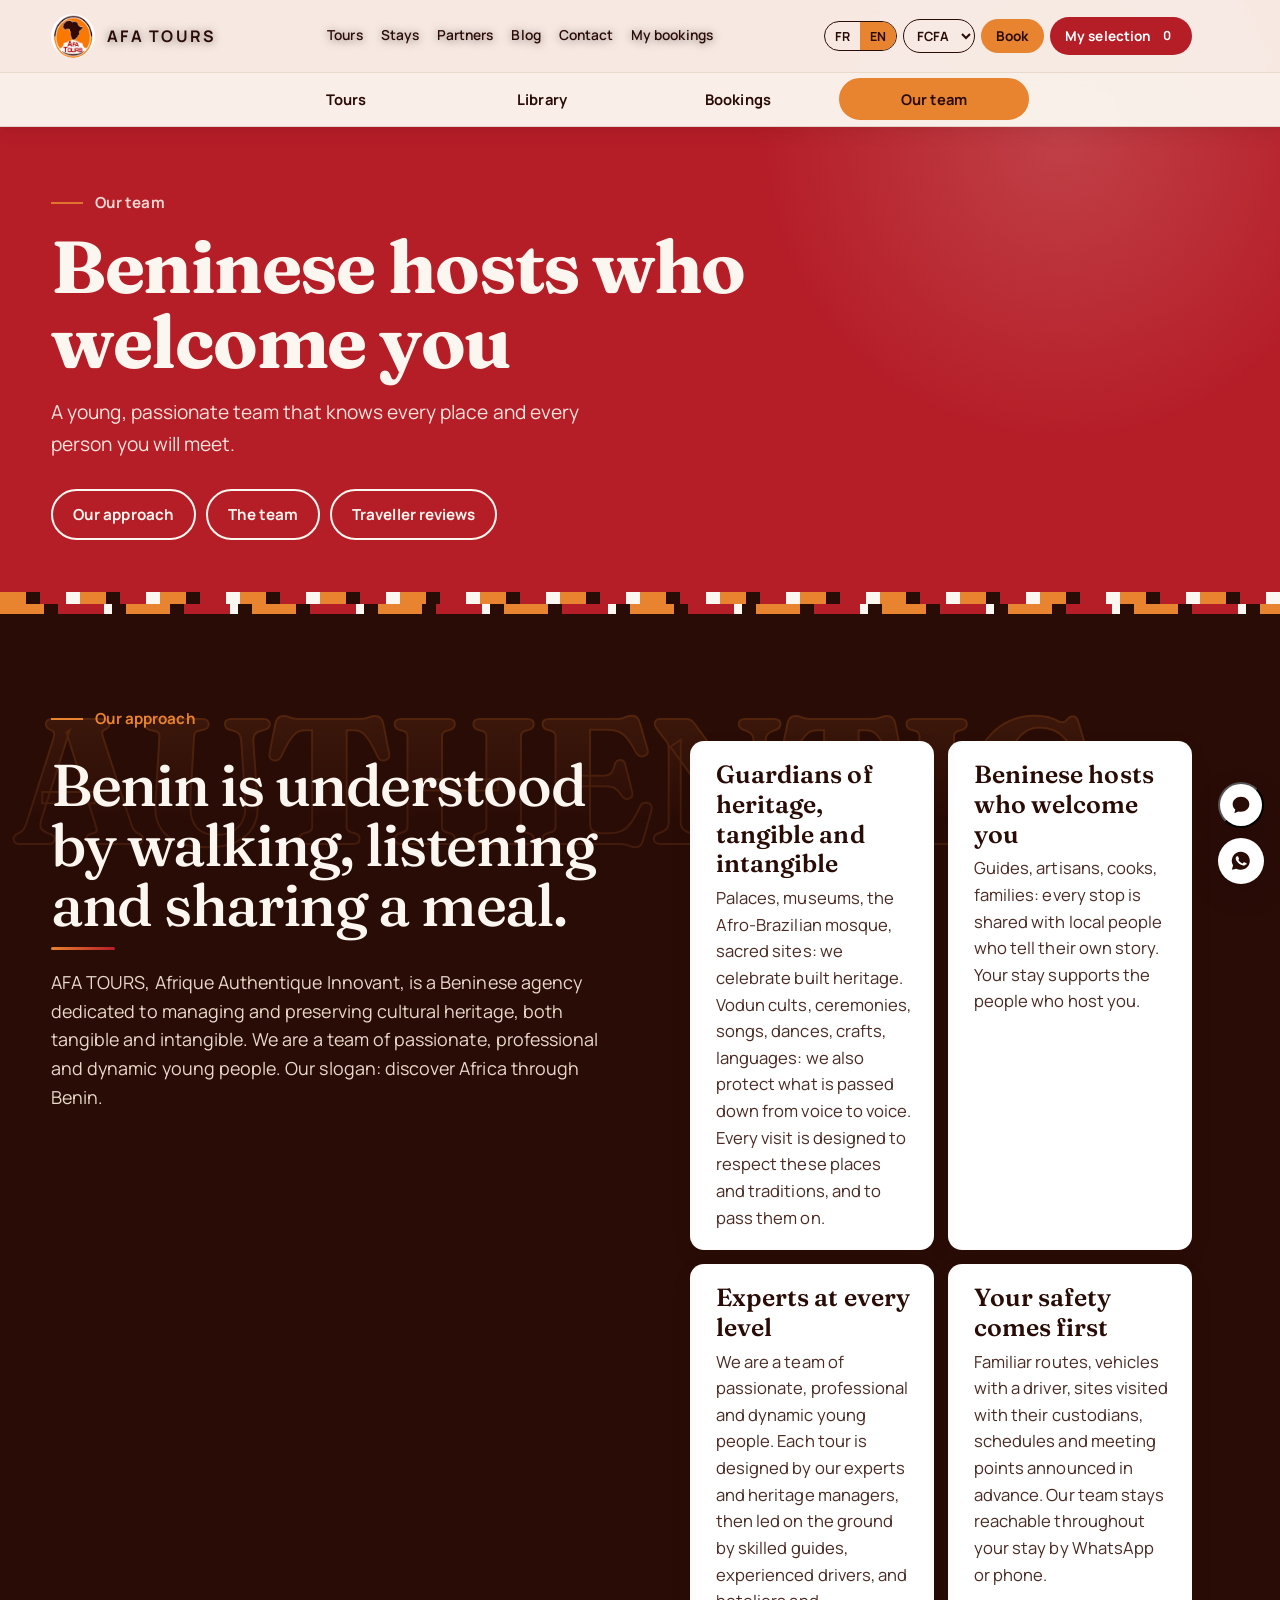
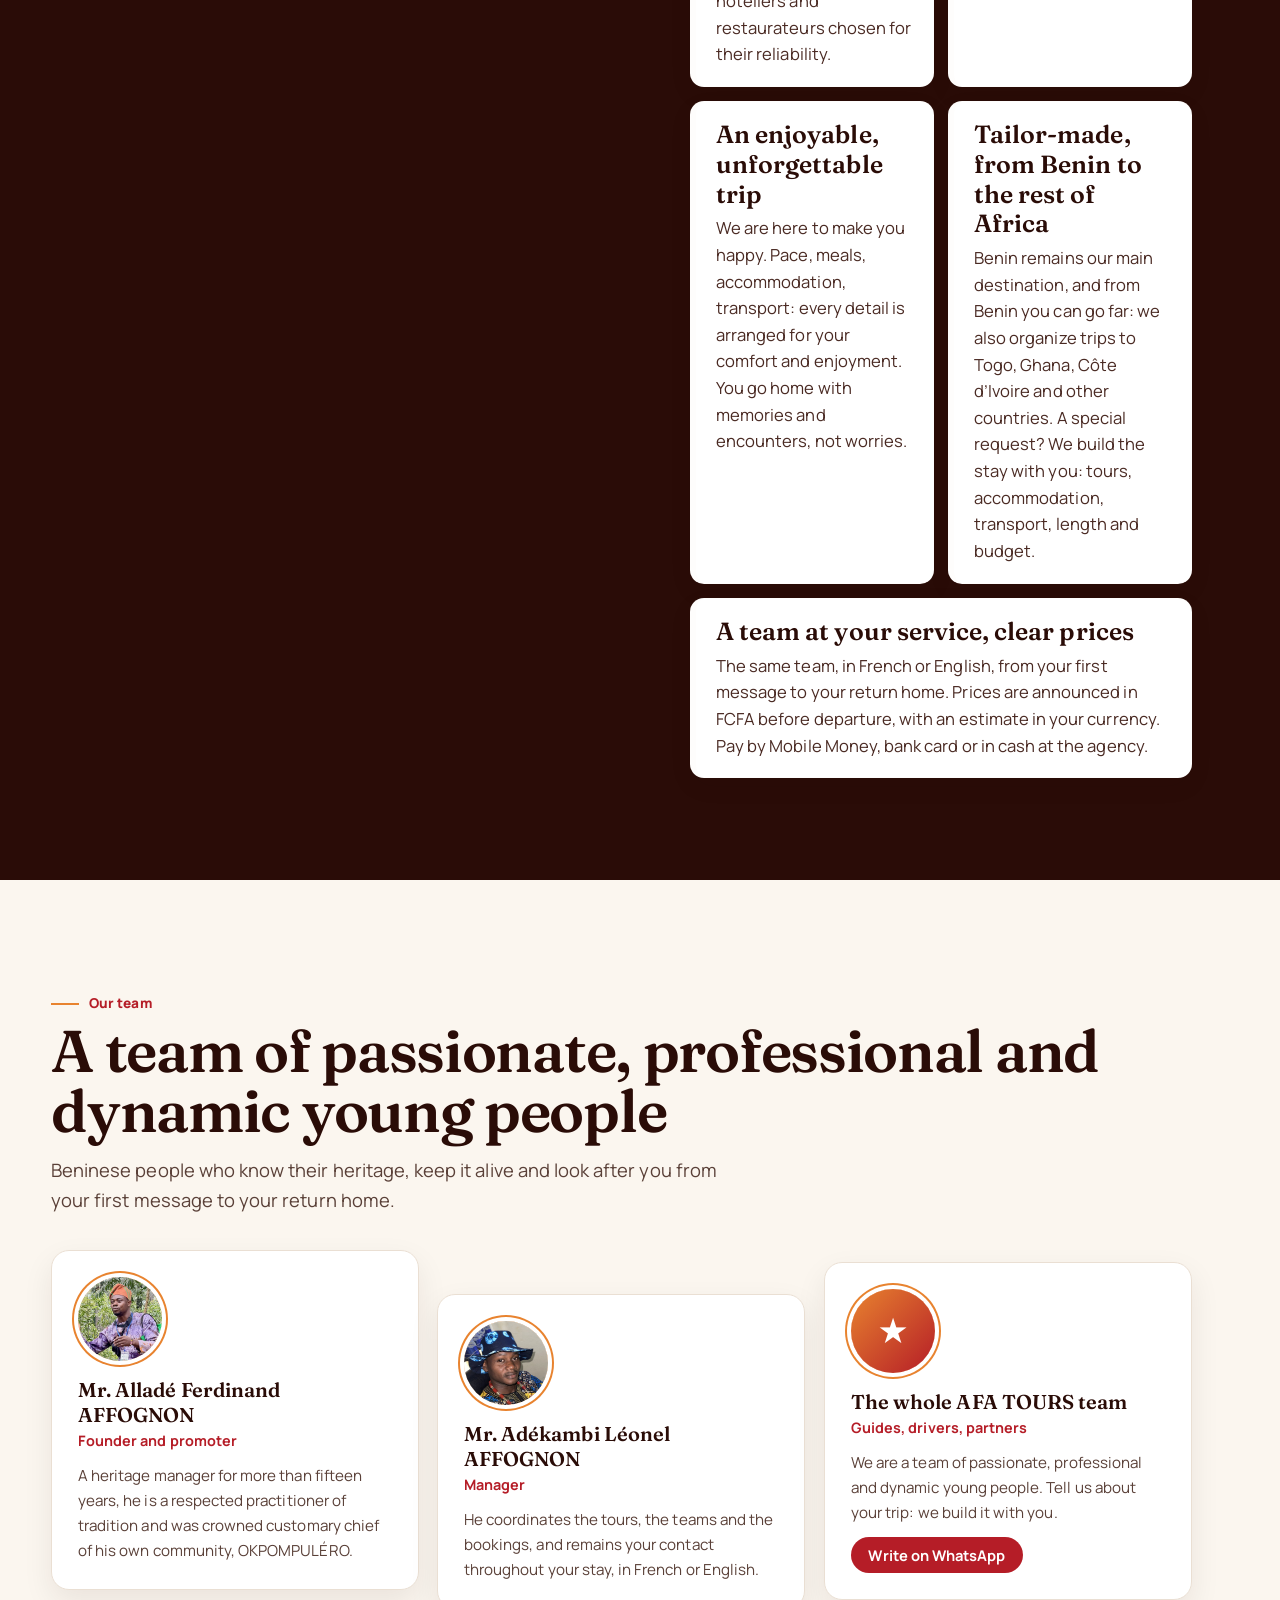
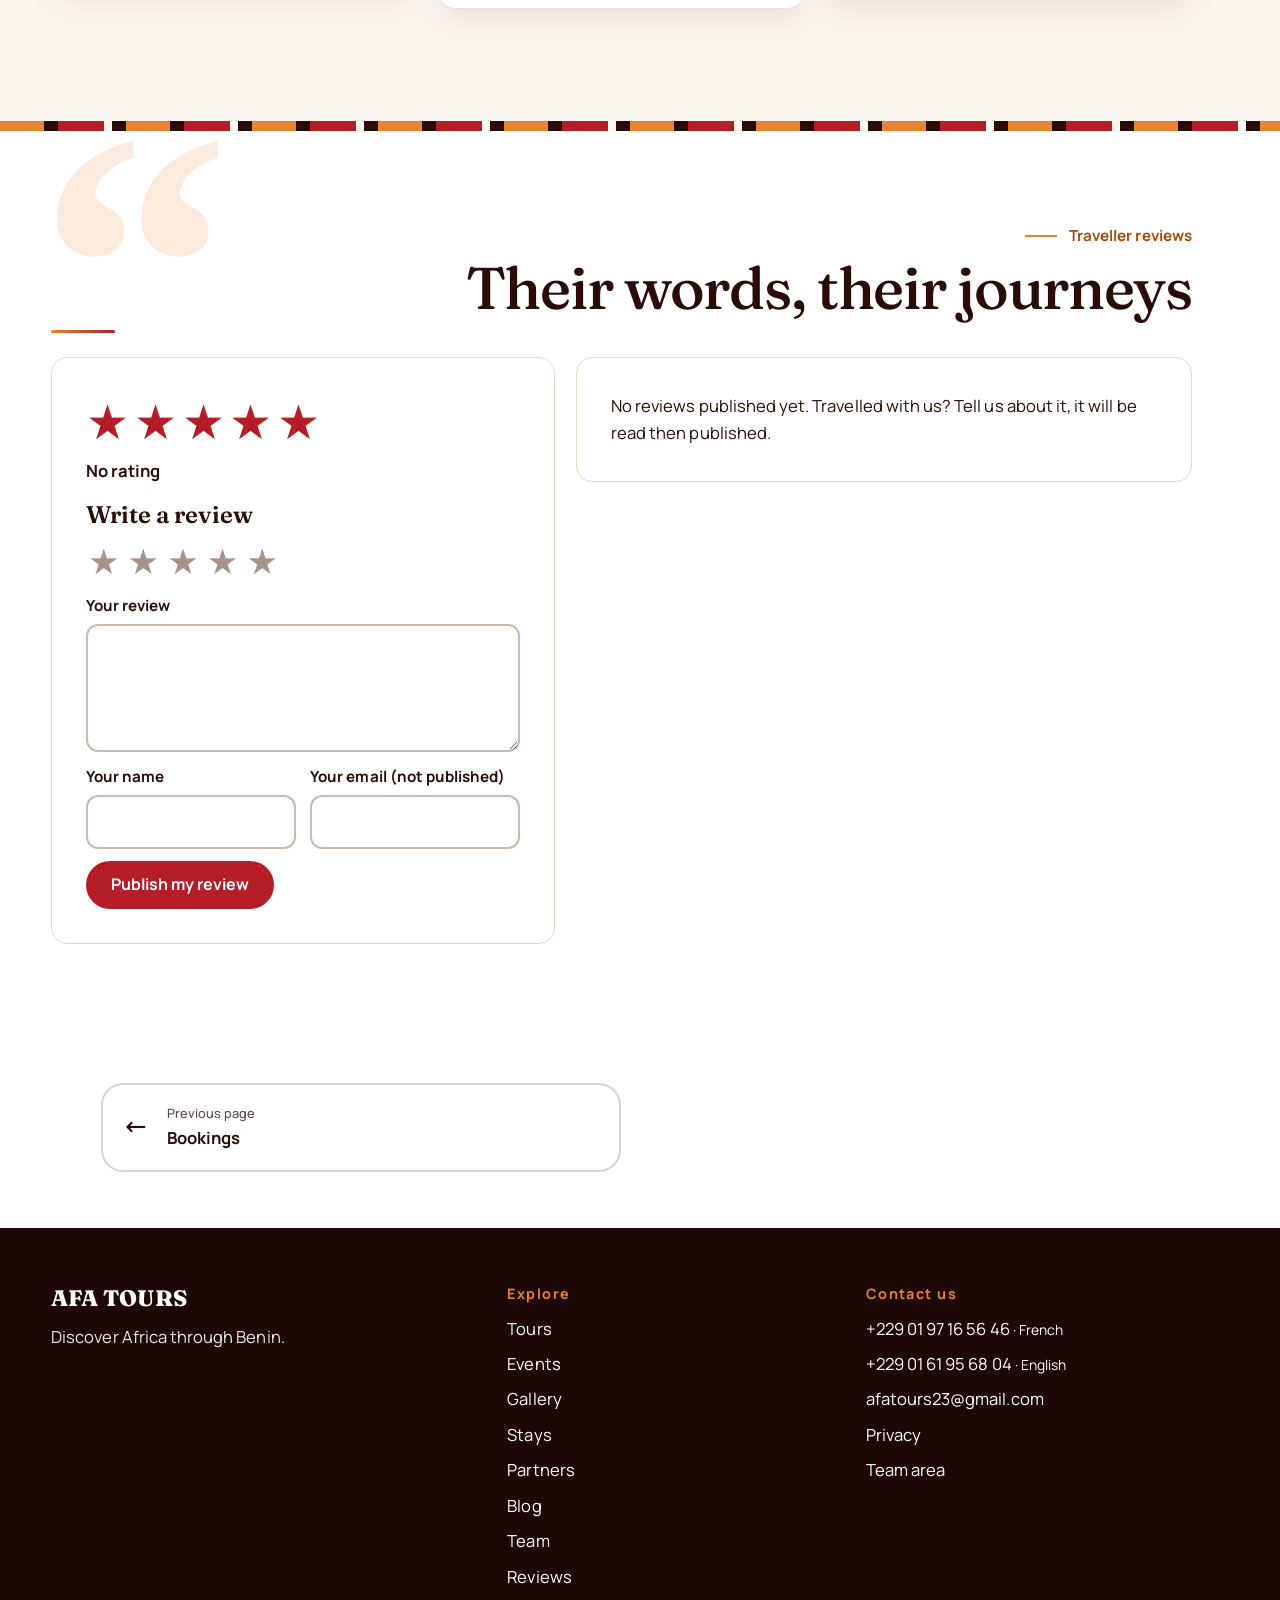
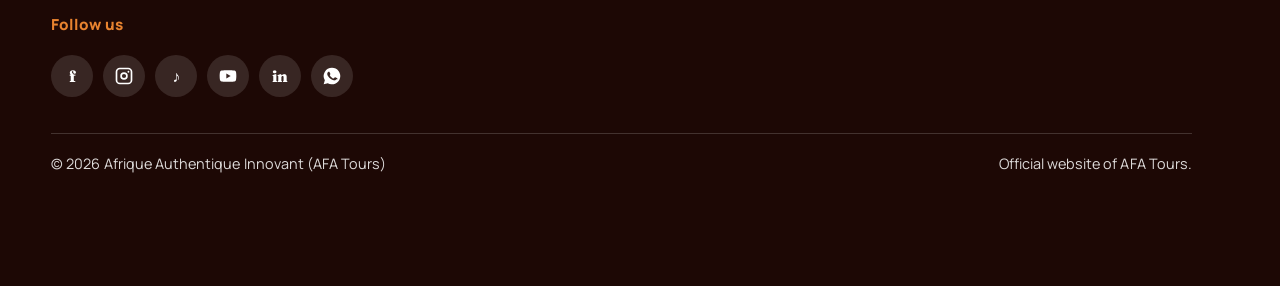
<file: about.html>
<!doctype html><html lang="fr"><head><meta charset="utf-8"><meta name="viewport" content="width=device-width,initial-scale=1"><title>AFA TOURS</title><meta http-equiv="refresh" content="0;url=index.html#equipe"><link rel="canonical" href="https://leonel-affognon.github.io/afa-tours-website/index.html#equipe"><script>location.replace("index.html#equipe")</script></head><body><a href="index.html#equipe">AFA TOURS</a></body></html>
</file>
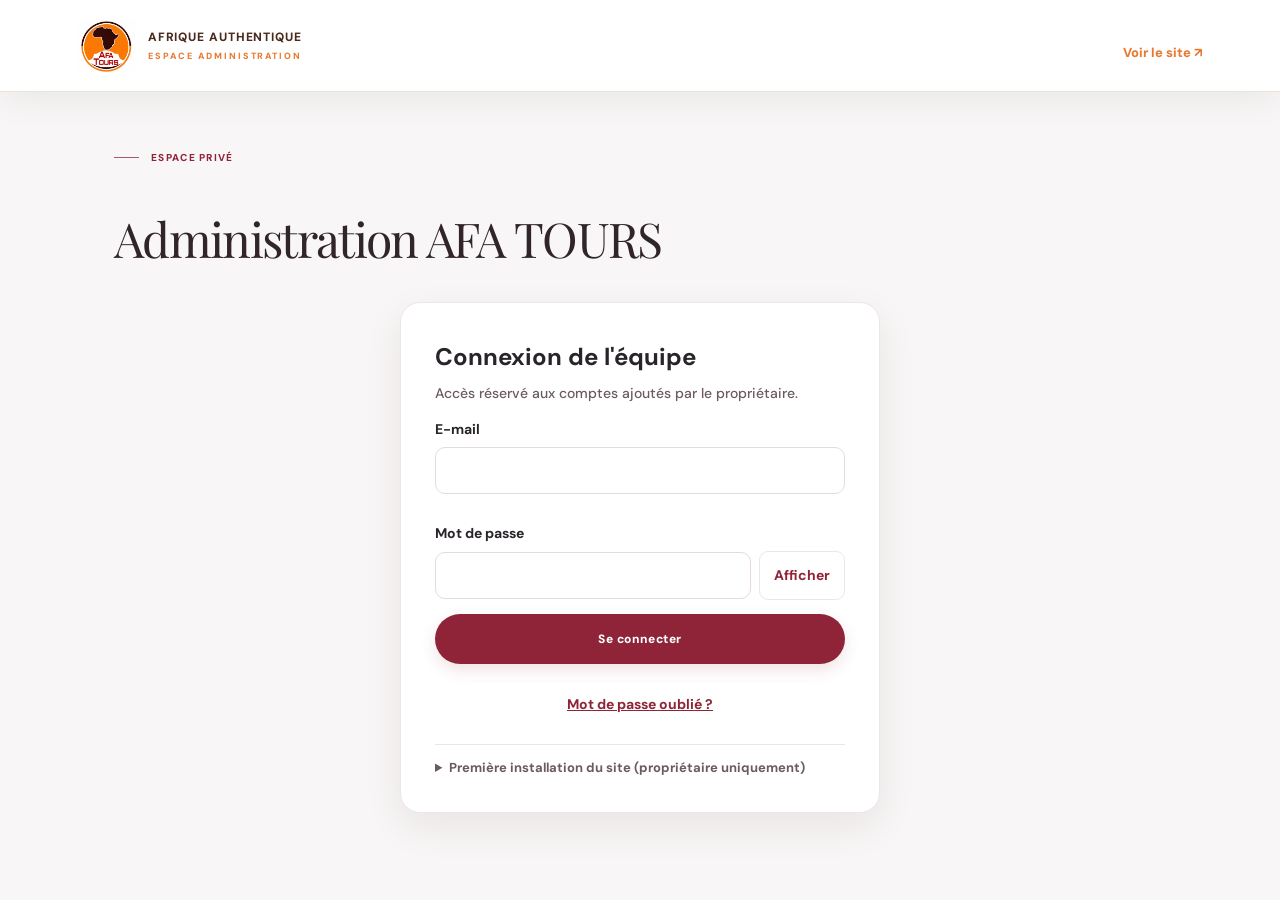
<file: admin.html>
<!doctype html>
<html lang="fr"><head><script>(function(){var p=new URLSearchParams((location.hash||"").replace(/^#/,""));var t=p.get("type");window.__AUTHFLOW=(t==="invite"||t==="recovery")?t:"";window.__AUTHERR=p.get("error_description")||""})()</script><meta charset="utf-8"><meta name="viewport" content="width=device-width,initial-scale=1"><title>Administration | AFA TOURS</title><link rel="stylesheet" href="styles.css"><link rel="stylesheet" href="voice.css"><link rel="stylesheet" href="admin-ui.css?v=20261122-nav"><style>
.admin-wrap{max-width:1180px;margin:auto;padding:48px 5%}.admin-panel{background:var(--cream);padding:28px;border:1px solid var(--line);margin:18px 0}.admin-grid{display:grid;grid-template-columns:repeat(auto-fit,minmax(220px,1fr));gap:14px}.password-field{display:flex;gap:8px;align-items:center}.password-field input{flex:1;min-width:0}.password-toggle{padding:10px 12px;border:1px solid var(--line);background:white;cursor:pointer}.admin-panel input,.admin-panel textarea,.admin-panel select{width:100%;padding:12px;border:1px solid var(--line);margin:7px 0 14px;font:14px var(--sans)}.admin-tabs{display:flex;gap:8px;flex-wrap:wrap}.admin-tabs button{padding:11px 16px;border:1px solid var(--line);background:white;cursor:pointer}.admin-tabs button.active{background:var(--brown);color:white}.admin-table{width:100%;border-collapse:collapse;background:white;font-size:13px}.admin-table th,.admin-table td{padding:11px;border-bottom:1px solid var(--line);text-align:left;vertical-align:top}.admin-table button{margin:3px;padding:7px 10px}.admin-status{padding:10px;background:white;border-left:3px solid var(--orange);margin:12px 0}.hidden{display:none!important}.catalog-wide{grid-column:1/-1}.catalog-wide textarea{width:100%}.catalog-wide{grid-column:1/-1}.catalog-wide textarea{width:100%}.catalog-wide input{width:auto}@media(max-width:650px){.admin-table{display:block;overflow:auto}.admin-wrap{padding:25px 4%}}

/* Administration mobile fixes */
.admin-wrap,.admin-wrap *{min-width:0}
.admin-wrap{width:100%;overflow-wrap:anywhere}
.admin-wrap h1{font-size:clamp(30px,7vw,48px)!important;line-height:1.15}
.admin-panel{min-width:0}
.admin-grid{grid-template-columns:repeat(auto-fit,minmax(min(100%,240px),1fr))}
.admin-grid>label{display:block;min-width:0;line-height:1.5;font-size:14px;font-weight:700}
.admin-grid input,.admin-grid select,.admin-grid textarea{display:block;width:100%;max-width:100%;min-width:0;font-size:16px;line-height:1.45}
.admin-grid textarea{min-height:92px;resize:vertical}
.admin-grid input[type=file]{padding:10px;background:#fff;font-size:14px}
.admin-grid input[type=checkbox]{display:inline-block;width:20px;height:20px;vertical-align:middle;margin:8px 8px 8px 0;accent-color:var(--orange)}
.admin-grid .catalog-wide{grid-column:1/-1}
.admin-grid .catalog-wide>small,.admin-grid label small{display:block;font-size:12px;line-height:1.55;color:var(--muted);margin:5px 0 10px}
.admin-grid .catalog-wide:last-child{display:flex;flex-wrap:wrap;align-items:center;gap:10px}
.admin-grid .catalog-wide:last-child .button{min-height:48px;white-space:normal}
#catalogFeedback{display:block;flex:1 1 100%;padding:10px 12px;background:#fff;border-left:3px solid var(--orange);font-size:13px;line-height:1.5;overflow-wrap:anywhere}
#catalogFeedback:empty{display:none}
@media(max-width:650px){
 .admin-wrap{padding:22px 14px}
 .admin-wrap>h1{font-size:clamp(28px,8vw,38px)!important}
 .admin-panel{padding:16px;margin:14px 0}
 .admin-grid{grid-template-columns:minmax(0,1fr);gap:8px}
 .admin-grid>label{grid-column:1/-1}
 .admin-grid input,.admin-grid select,.admin-grid textarea{font-size:16px!important}
 .admin-grid input[type=file]{font-size:14px!important}
 .admin-grid .catalog-wide:last-child{display:flex;flex-direction:column;align-items:stretch}
 .admin-grid .catalog-wide:last-child .button{width:100%;min-height:48px}
 #catalogFeedback{width:100%}
 .site-header{padding:0 12px;gap:8px}
 .site-header .brand{min-width:0;max-width:calc(100% - 112px);gap:8px}
 .site-header .brand img{width:42px;height:42px;flex:0 0 42px}
 .site-header .brand span{min-width:0}
 .site-header .brand b{font-size:9px;white-space:normal}
 .site-header .brand small{font-size:7px;letter-spacing:.08em}
 .site-header>.text-link{font-size:11px;white-space:nowrap;gap:4px;margin:0}
 .admin-tabs{max-width:100%;overflow-x:auto;flex-wrap:nowrap;padding-bottom:8px}
 .admin-tabs button{flex:0 0 auto}
}


.auth{max-width:480px;margin:18px auto}.auth h2{margin:0 0 6px}.auth-sub{color:#6b5a5f;font-size:14px;line-height:1.5;margin:0 0 14px}
.auth form{display:grid;gap:14px}.auth label{display:block;font-size:14px;font-weight:700}.auth input{display:block;width:100%;box-sizing:border-box;margin-top:6px;border:1px solid #e0d3d7;border-radius:12px;padding:13px 14px;font-size:16px;background:#fff}
.auth .button{width:100%;min-height:50px;border-radius:999px}.auth .password-field{display:flex;gap:8px;align-items:center;margin-top:6px}.auth .password-field input{margin:0;flex:1}.auth .password-toggle{flex:0 0 auto;border:1px solid #e0d3d7;background:#fff;color:#8f2438;border-radius:12px;padding:12px 14px;font-weight:700;font-size:14px;cursor:pointer}
.auth-links{margin:14px 0 0;text-align:center}.auth .text-link{background:none;border:0;color:#8f2438;font-weight:700;text-decoration:underline;font-size:14px;cursor:pointer}
.auth .admin-status{margin:0 0 14px}.auth .admin-status:empty{display:none}
.auth-first{margin-top:26px;border-top:1px solid #eee3e6;padding-top:12px}.auth-first summary{cursor:pointer;color:#6b5a5f;font-size:13px;font-weight:700}.auth-first h3{font-size:15px;margin:16px 0 8px}
.hidden{display:none!important}
</style></head><body>
<header class="site-header"><a class="brand" href="index.html"><img src="afa-tours-logo.jpg" alt="AFA"><span><b>AFRIQUE AUTHENTIQUE</b><small>ESPACE ADMINISTRATION</small></span></a><a href="index.html" class="text-link">Voir le site ↗</a></header>
<main class="admin-wrap"><p class="section-kicker">ESPACE PRIVÉ</p><h1 style="font:48px var(--serif)">Administration AFA TOURS</h1>
<section id="loginPanel" class="admin-panel auth"><h2 id="authTitle">Connexion de l'équipe</h2><p id="authSub" class="auth-sub">Accès réservé aux comptes ajoutés par le propriétaire.</p><p id="loginMessage" class="admin-status" aria-live="polite"></p>
<form id="loginForm"><label>E-mail<input type="email" name="email" required autocomplete="username" inputmode="email"></label><label>Mot de passe<span class="password-field"><input type="password" name="password" required autocomplete="current-password"><button class="password-toggle" type="button" data-toggle-password>Afficher</button></span></label><button class="button" type="submit">Se connecter</button></form>
<p id="forgotRow" class="auth-links"><button type="button" class="text-link" id="showForgotPassword">Mot de passe oublié ?</button></p>
<form id="forgotPasswordForm" class="hidden"><label>Adresse e-mail<input type="email" name="email" required autocomplete="email" inputmode="email"></label><button class="button" type="submit">Recevoir le lien sécurisé</button><p class="auth-links"><button type="button" class="text-link" data-auth="login">Retour à la connexion</button></p></form>
<form id="newPasswordForm" class="hidden"><label>Nouveau mot de passe (12 caractères minimum)<span class="password-field"><input type="password" name="password" minlength="12" required autocomplete="new-password"><button class="password-toggle" type="button" data-toggle-password>Afficher</button></span></label><label>Confirmer le mot de passe<input type="password" name="confirmPassword" minlength="12" required autocomplete="new-password"></label><label id="npCodeRow" class="hidden">Code à 6 chiffres de votre application d’authentification<input name="code" inputmode="numeric" autocomplete="one-time-code" pattern="[0-9]{6}" maxlength="6"></label><button class="button" type="submit">Enregistrer mon mot de passe</button></form>
<details id="firstSetup" class="auth-first"><summary>Première installation du site (propriétaire uniquement)</summary><h3>1. Créer le compte propriétaire</h3><form id="signupForm"><label>E-mail<input type="email" name="email" required autocomplete="email" inputmode="email"></label><label>Mot de passe (12 caractères minimum)<span class="password-field"><input type="password" name="password" minlength="12" required autocomplete="new-password"><button class="password-toggle" type="button" data-toggle-password>Afficher</button></span></label><label>Confirmer le mot de passe<input type="password" name="confirmPassword" minlength="12" required autocomplete="new-password"></label><button class="button" type="submit">Créer mon compte</button></form><h3>2. Activer le compte propriétaire</h3><p class="auth-sub">Après validation de l'adresse e-mail, connectez-vous puis saisissez le code d'activation remis par AFA.</p><form id="bootstrapForm"><label>Code d'activation propriétaire<input name="token" required autocomplete="off"></label><button class="button" type="submit">Activer le compte propriétaire</button></form></details></section>
<section id="dashboard" class="hidden"><div class="ad-shell"><aside class="ad-nav" id="adNav" aria-label="Menu de l’administration"><nav>
<button data-tab="home" class="active">Accueil</button>
<h4>Clients</h4><button data-tab="bookings">Réservations</button><button data-tab="messages">Messages</button><button data-tab="reviews">Avis</button><button data-tab="media">Photos et vidéos</button>
<h4>Contenu du site</h4><button data-tab="k:circuit">Circuits et excursions</button><button data-tab="k:sejour">Séjours</button><button data-tab="k:event">Événements et festivals</button><button data-tab="k:blog">Blog</button><button data-tab="partners">Partenaires</button><button data-tab="k:transport">Offres de transport</button><button data-tab="k:team">Équipe</button><button data-tab="k:social">Réseaux sociaux</button>
<h4>Suivi de l’agence</h4><button data-tab="visits">Visites</button><button data-tab="proposals">Propositions sur mesure</button><button data-tab="stats">Statistiques</button>
<h4>Réglages</h4><button data-tab="team" hidden>Comptes administrateurs</button><button data-tab="settings" hidden>Devises et change</button>
<details class="ad-adv"><summary>Avancé</summary><button data-tab="k:text">Textes à corriger</button><button data-tab="tours">Catalogue (anciens circuits)</button><button data-tab="content">Catalogue complet</button><button data-tab="destinations">Destinations</button></details>
<button id="logoutButton" class="ad-out">Déconnexion</button></nav></aside>
<div class="ad-main"><div class="ad-top"><button type="button" id="adMenu" aria-expanded="false" aria-controls="adNav">☰ Menu</button><b id="adTitle">Accueil</b></div><div class="admin-status" id="adminWelcome"></div><div id="adminContent" class="admin-panel"></div></div></div></section>
</main><script type="module" src="admin.js?v=20261123-guard"></script></body></html>
</file>
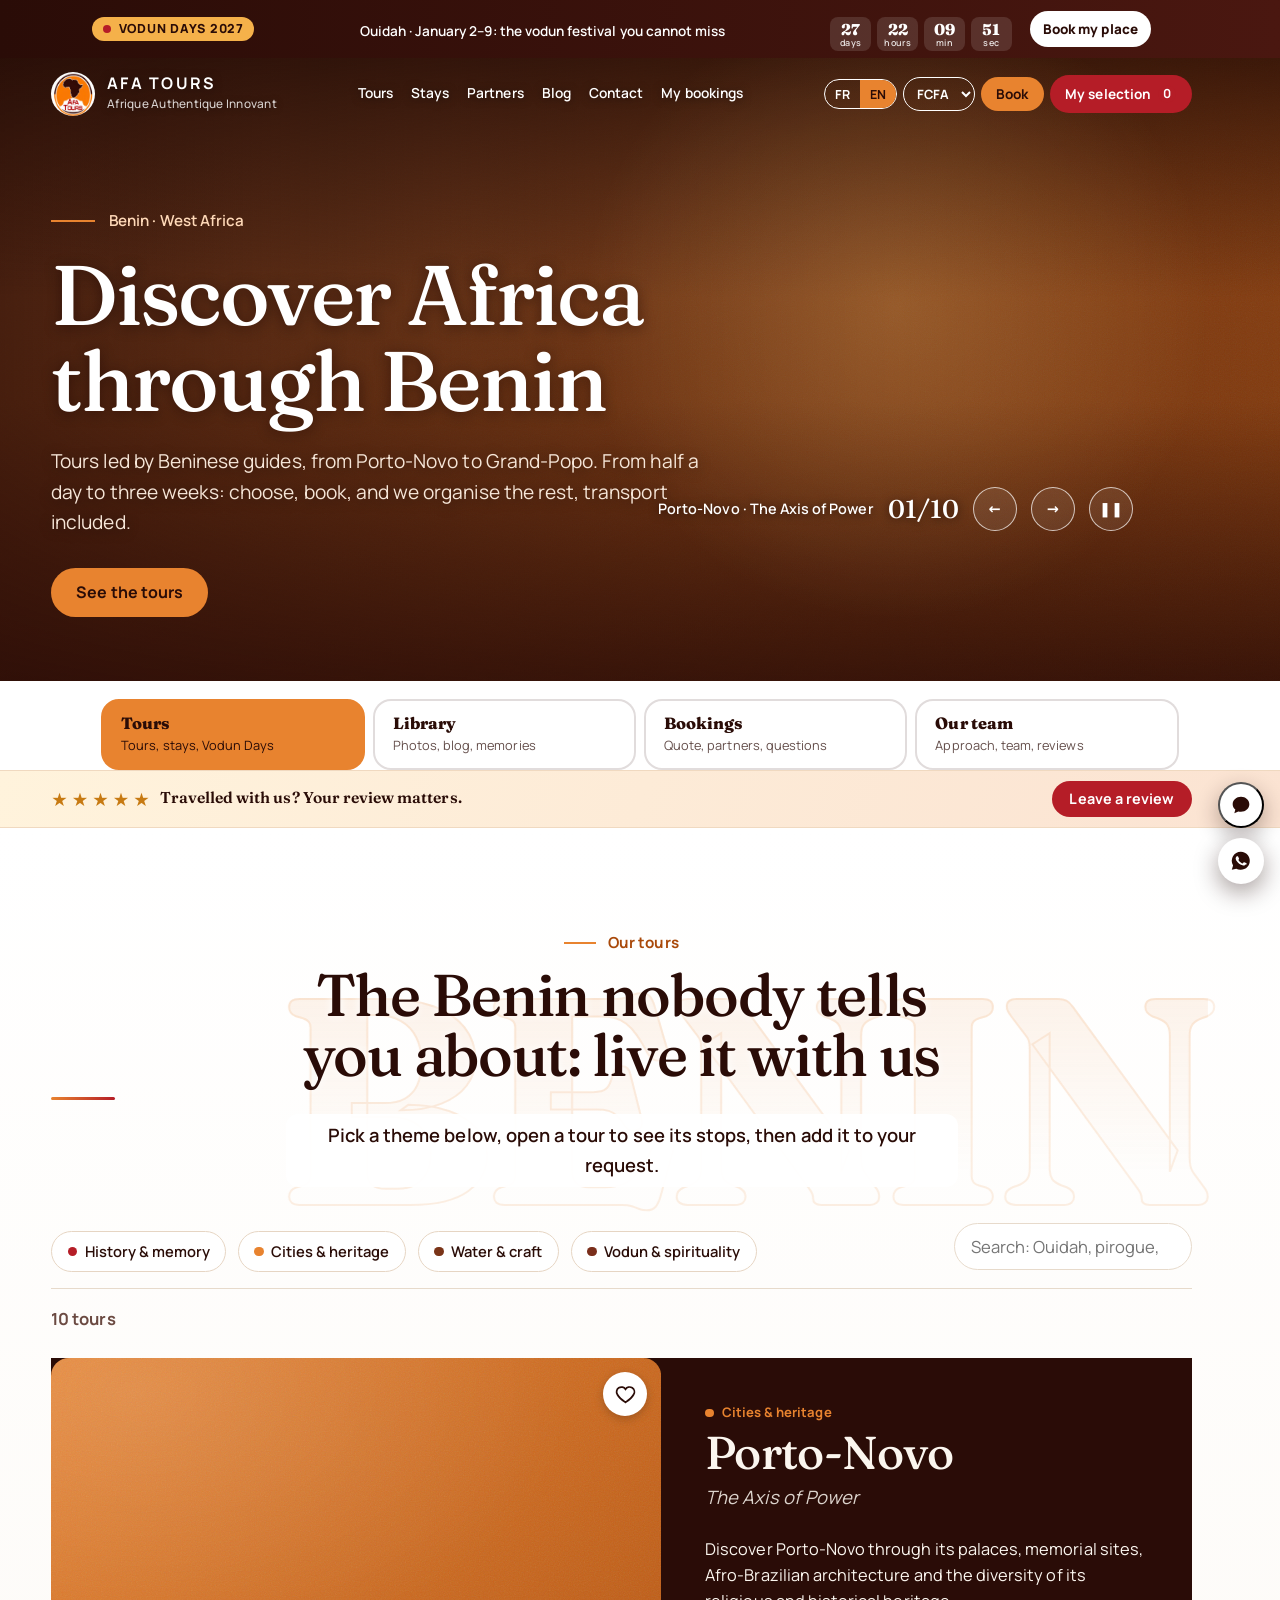
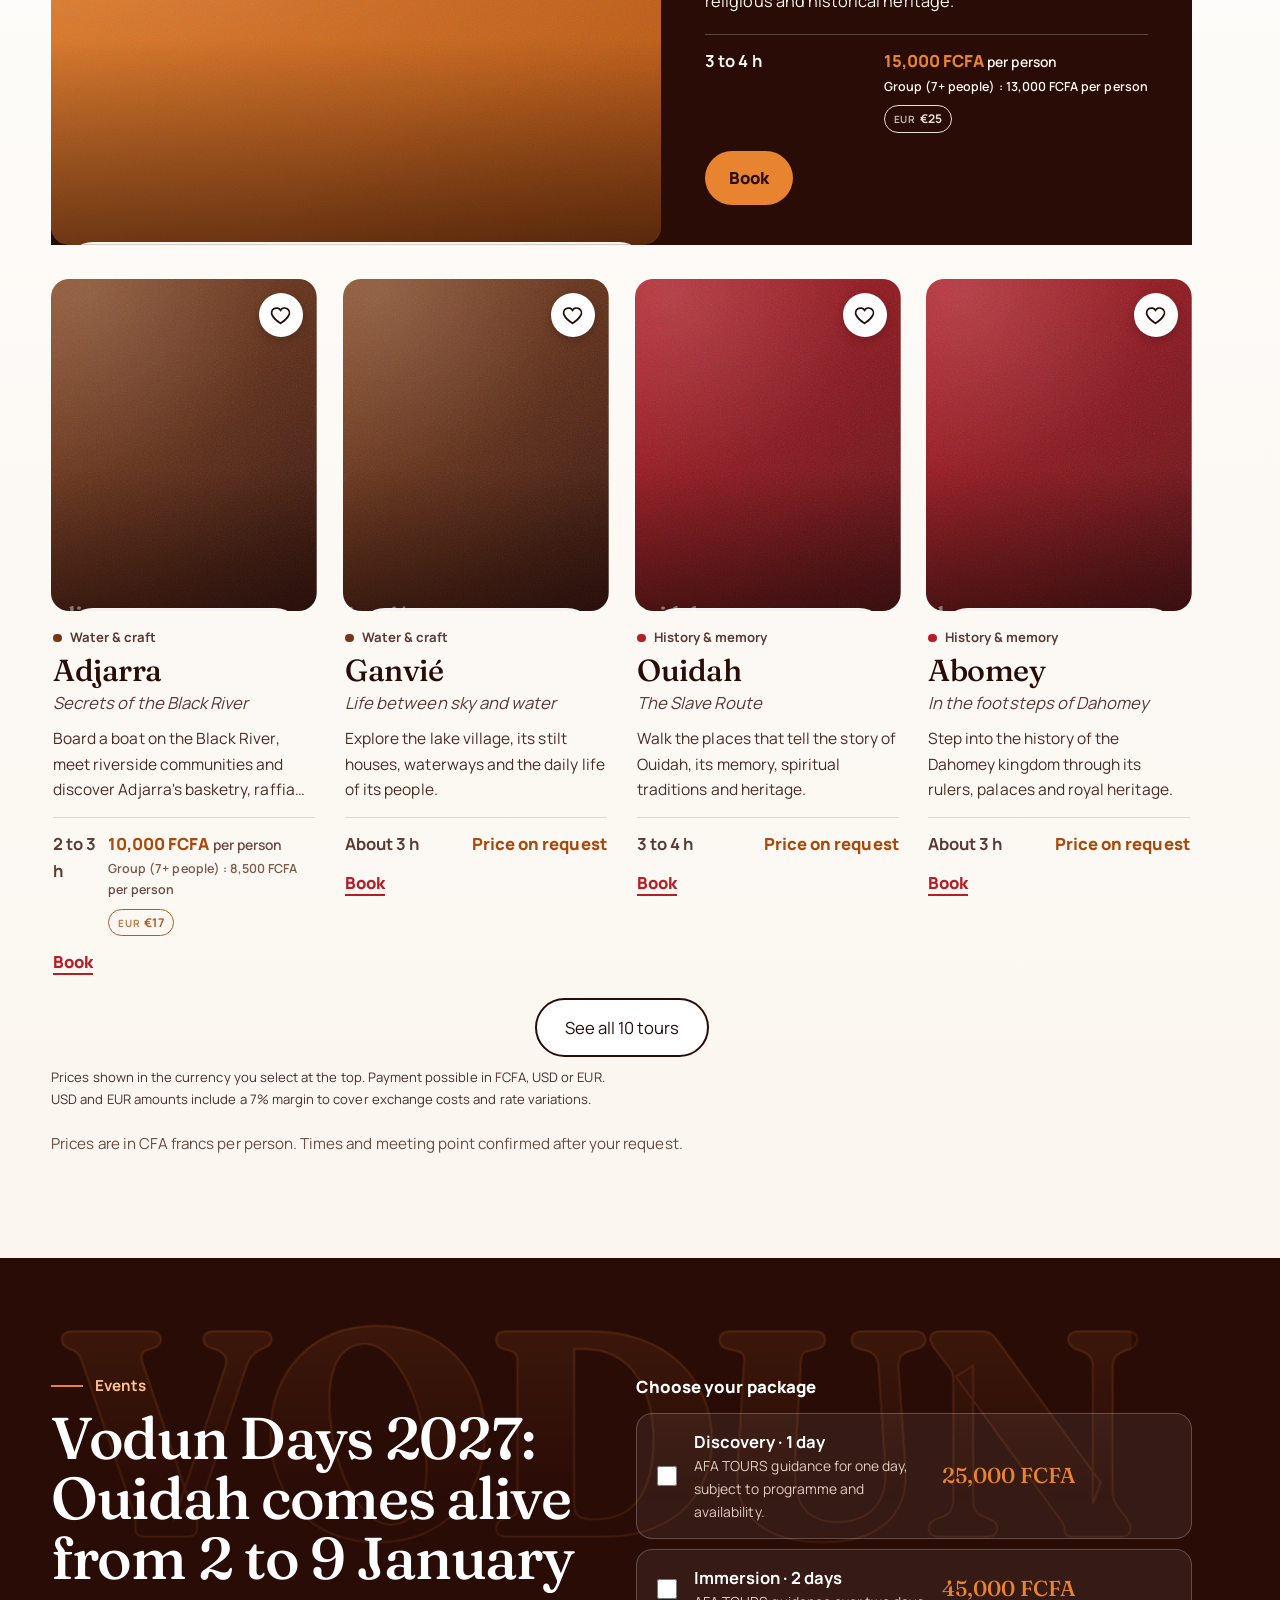
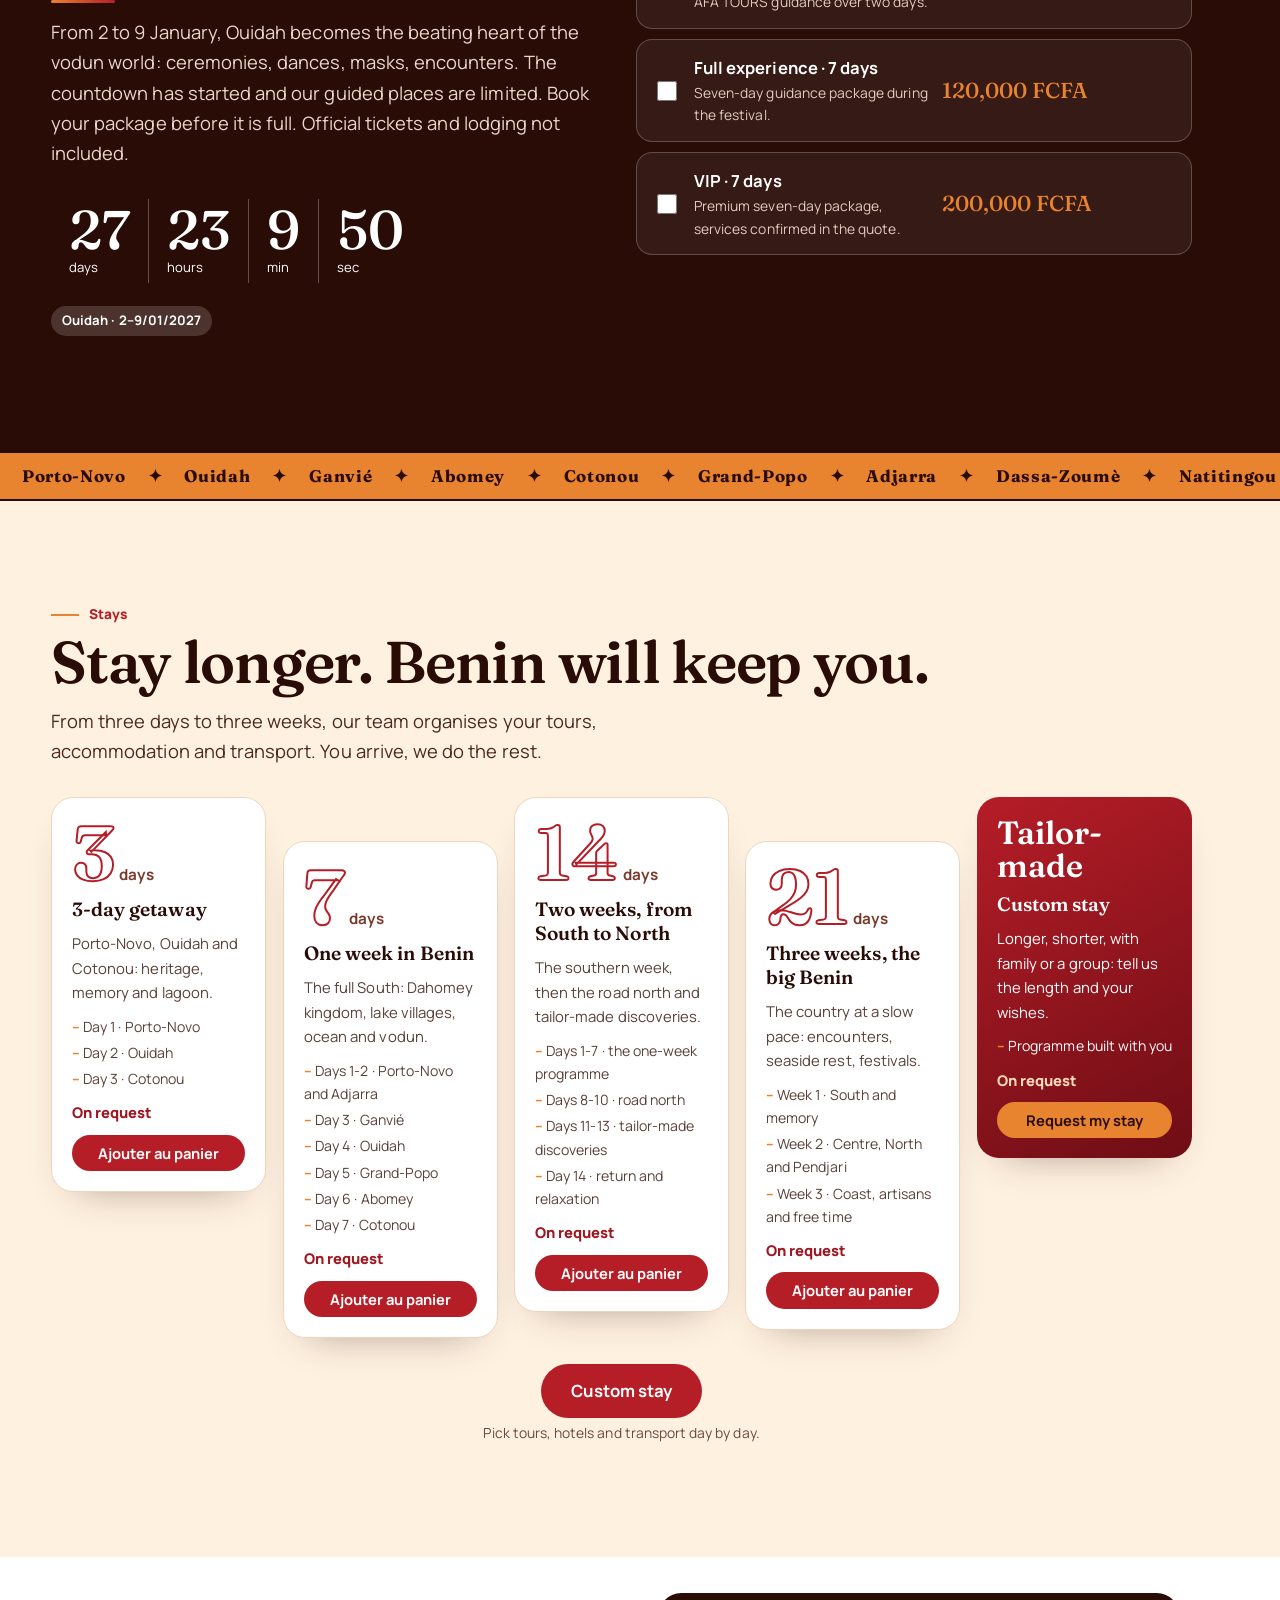
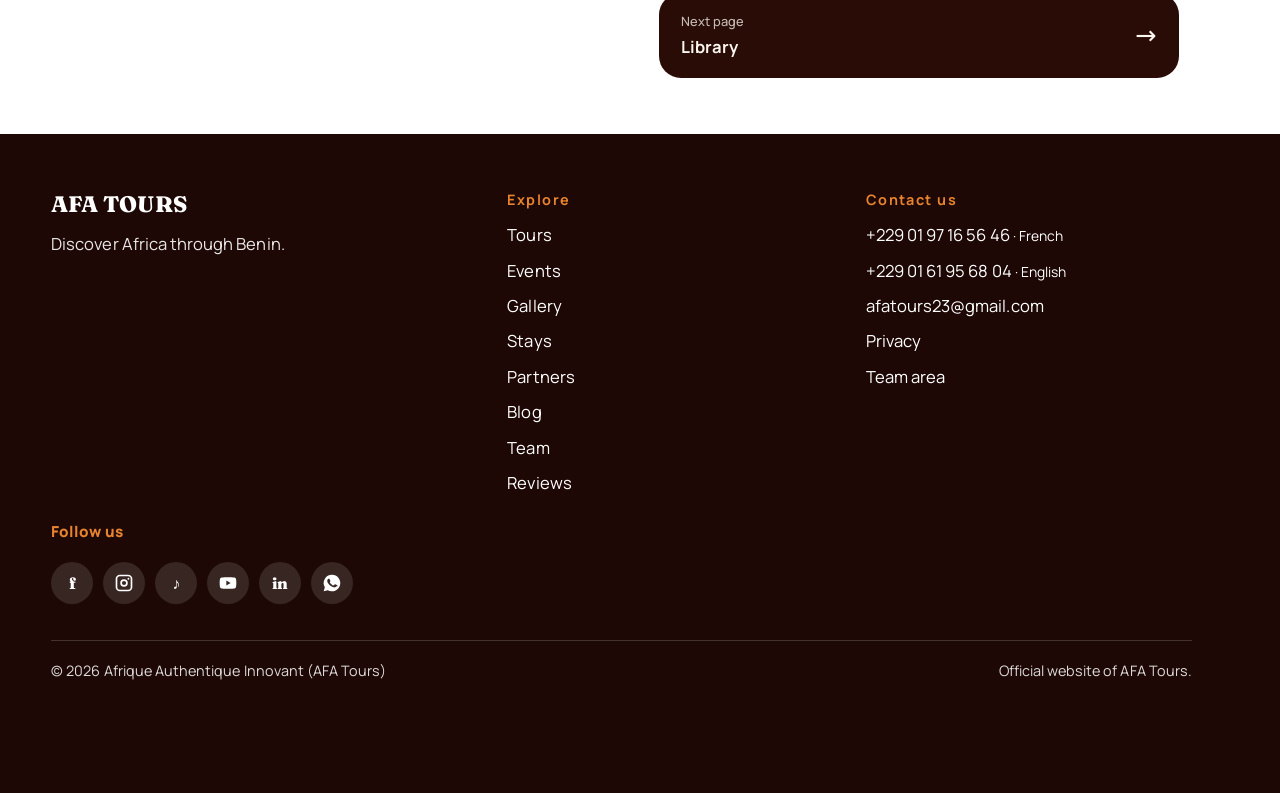
<file: agenda.html>
<!doctype html><html lang="fr"><head><meta charset="utf-8"><meta name="viewport" content="width=device-width,initial-scale=1"><title>AFA TOURS</title><meta http-equiv="refresh" content="0;url=index.html#agenda"><link rel="canonical" href="https://leonel-affognon.github.io/afa-tours-website/index.html#agenda"><script>location.replace("index.html#agenda")</script></head><body><a href="index.html#agenda">AFA TOURS</a></body></html>
</file>
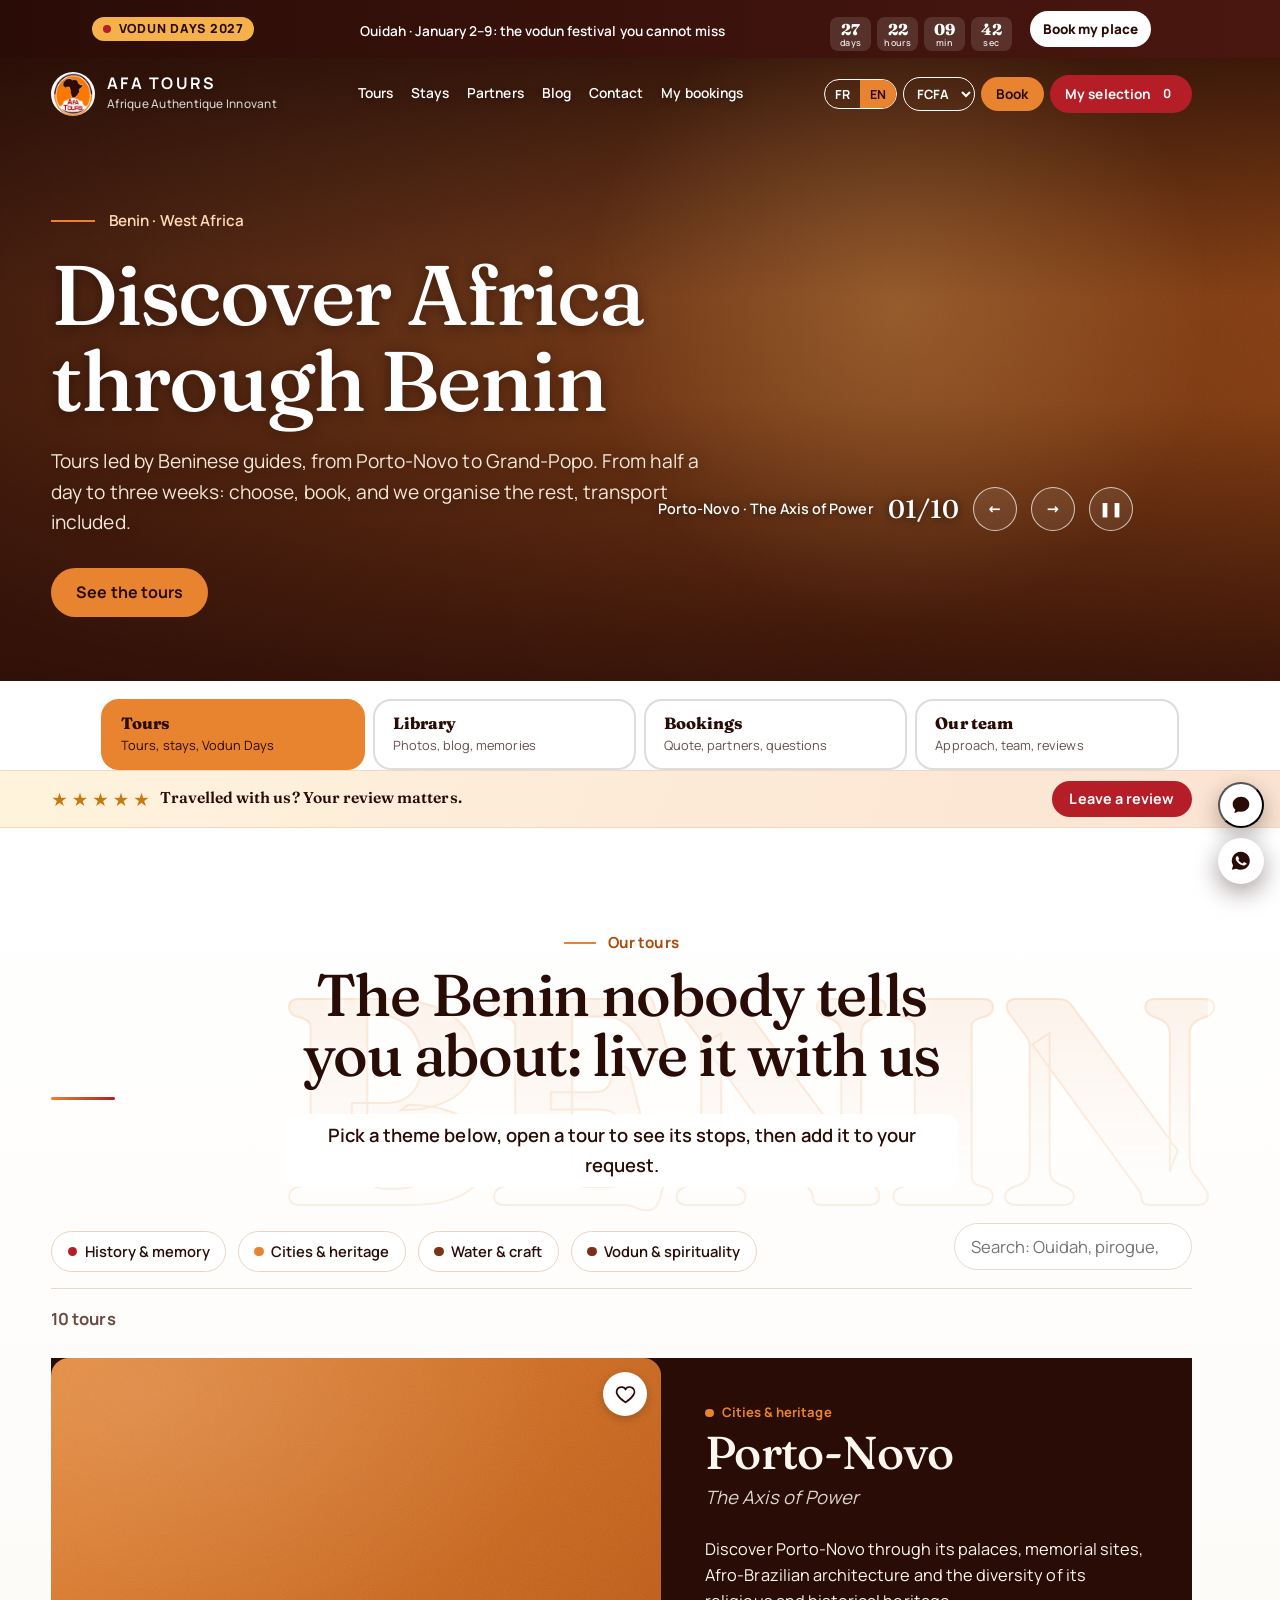
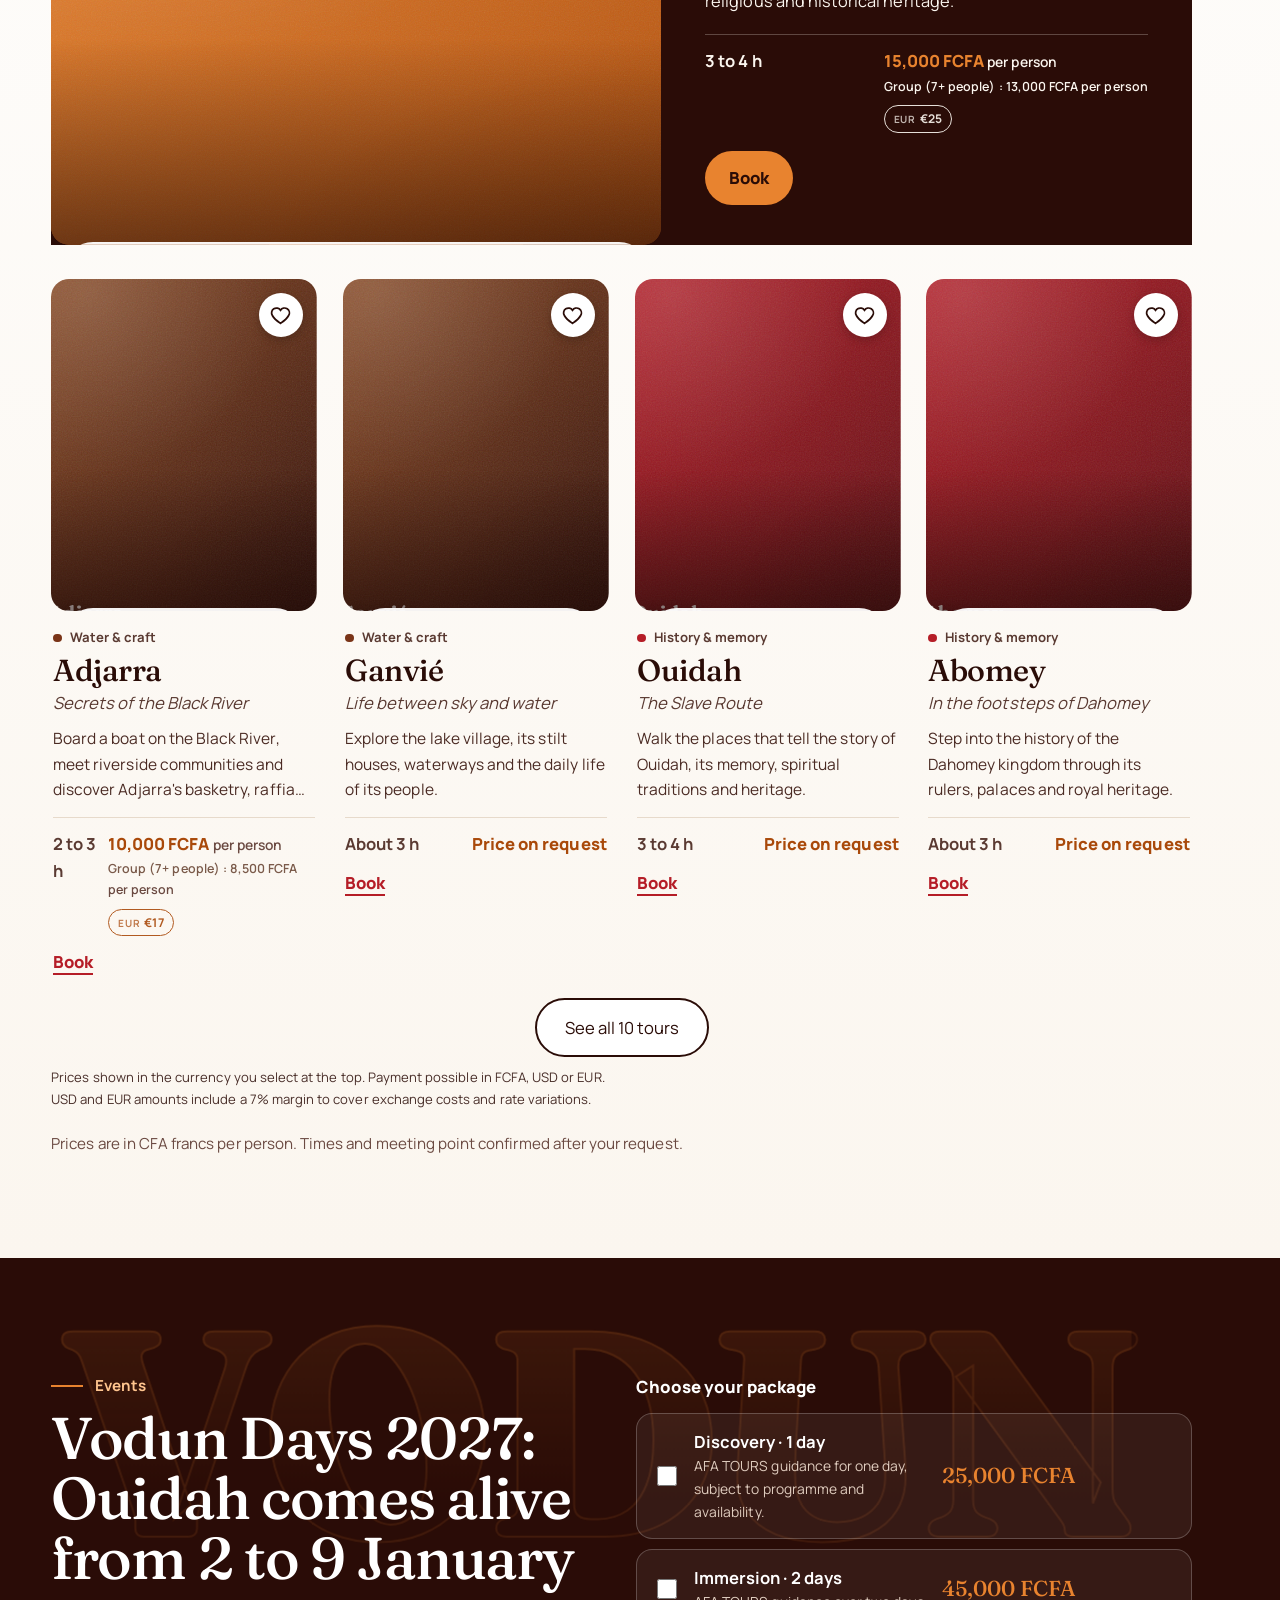
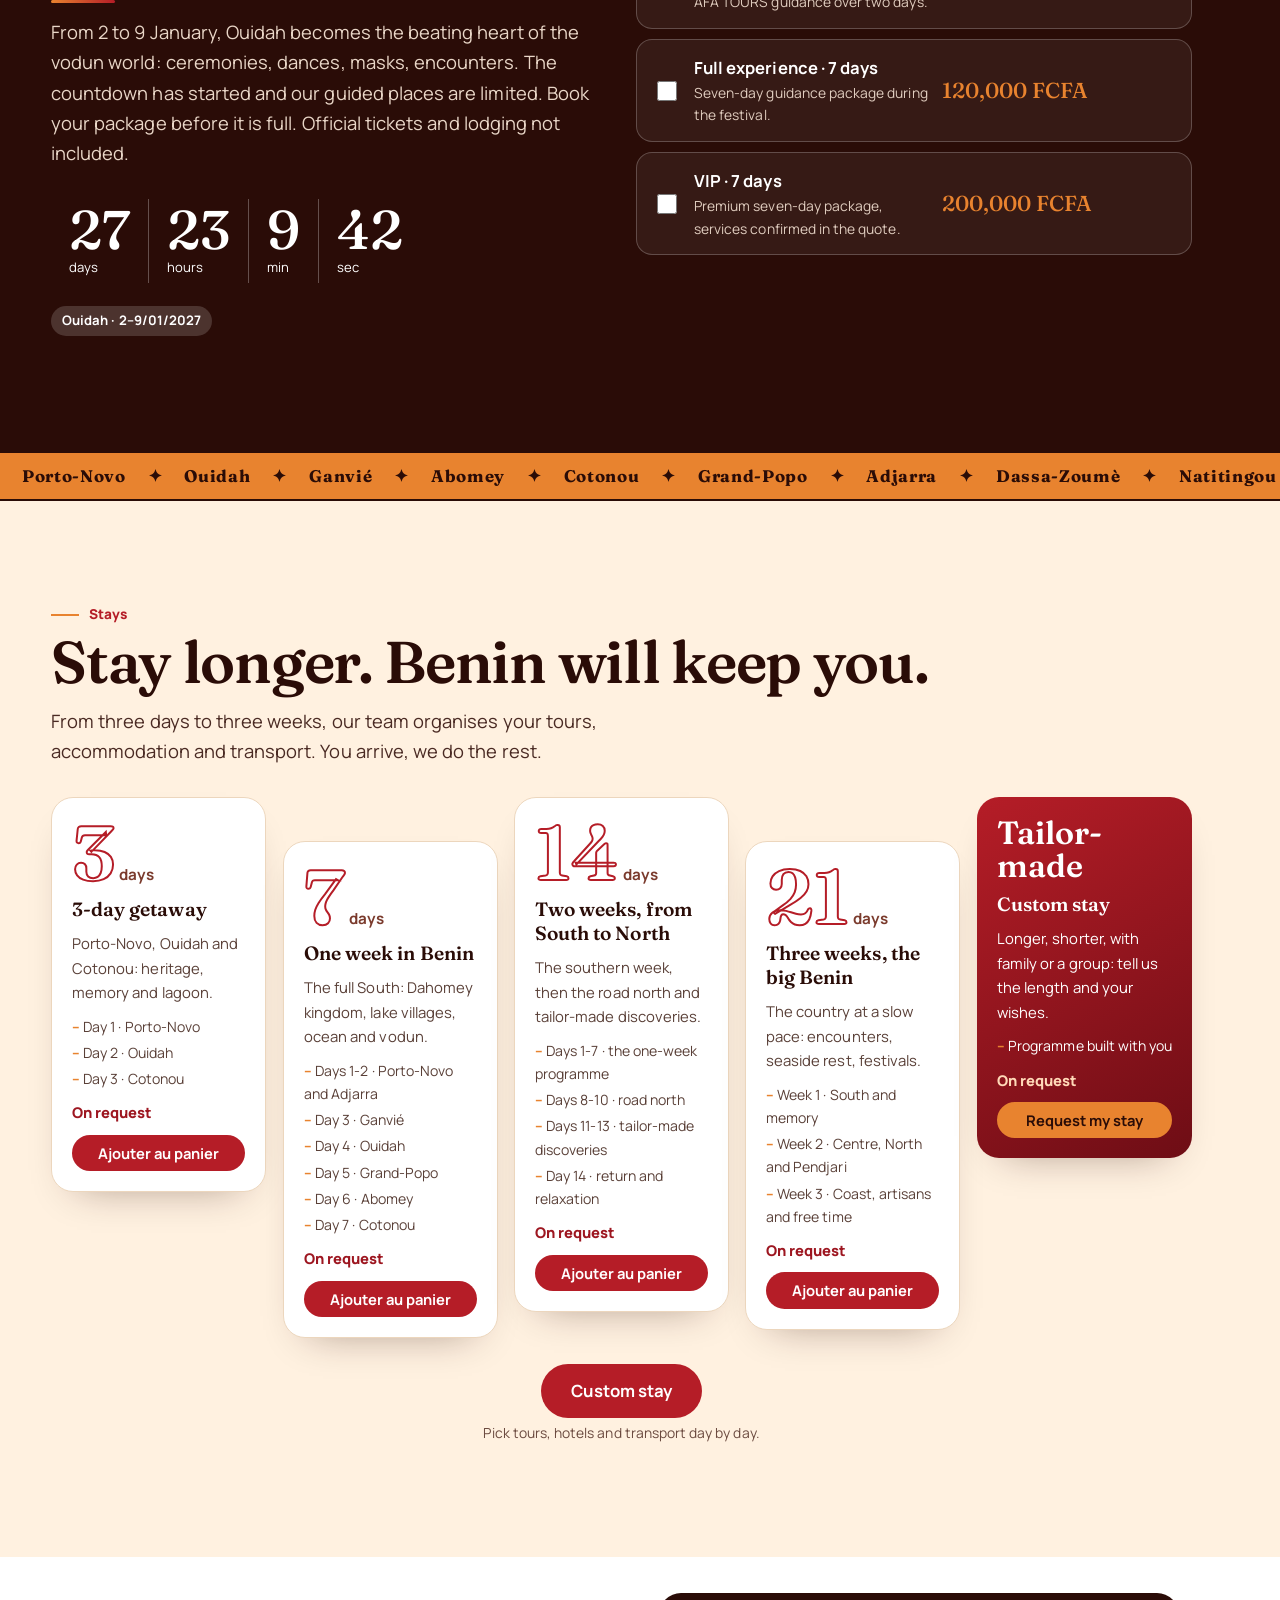
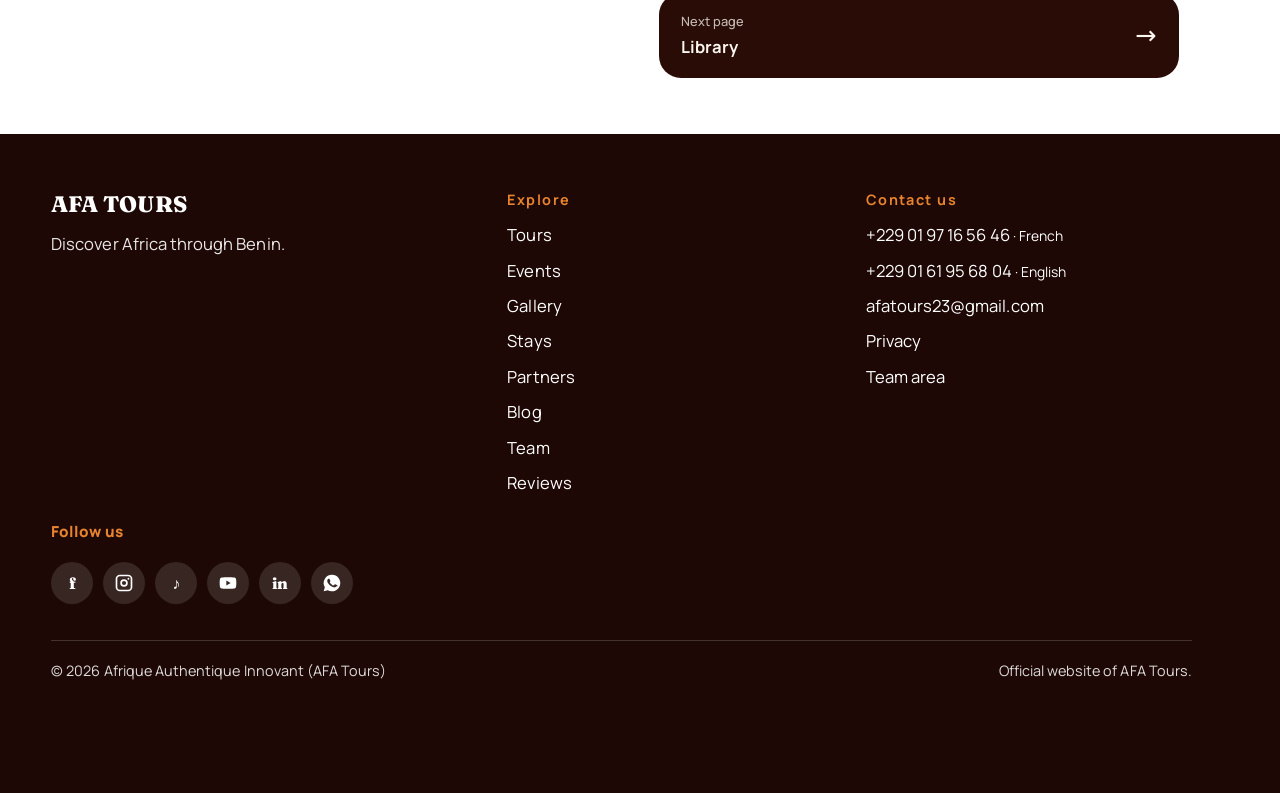
<file: circuits.html>
<!doctype html><html lang="fr"><head><meta charset="utf-8"><meta name="viewport" content="width=device-width,initial-scale=1"><title>AFA TOURS</title><meta http-equiv="refresh" content="0;url=index.html#circuits"><link rel="canonical" href="https://leonel-affognon.github.io/afa-tours-website/index.html#circuits"><script>location.replace("index.html#circuits")</script></head><body><a href="index.html#circuits">AFA TOURS</a></body></html>
</file>
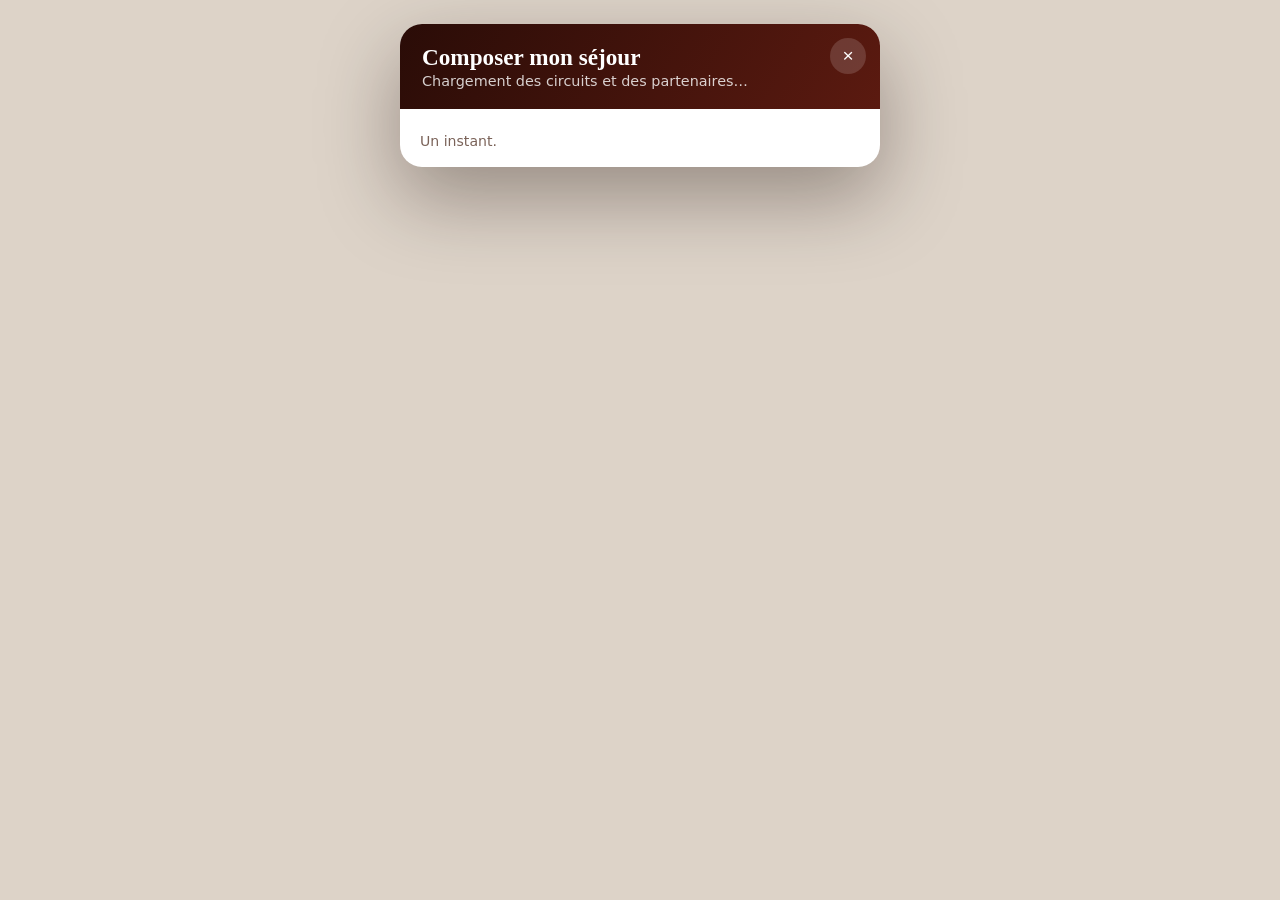
<file: composer-sejour.html>
<!DOCTYPE html>
<html lang="fr">
<head>
<meta charset="utf-8">
<meta name="viewport" content="width=device-width,initial-scale=1">
<title>Composer mon séjour · AFA Tours</title>
<style>
:root{--brown:#2A0C07;--red:#B51D27;--or:#E8832F;--cream:#FBF6EF;--ink:#2F1A14;--mute:#7a6258;--line:#e6d8cc;--d:Georgia,'Times New Roman',serif}
*{box-sizing:border-box}
body{margin:0;background:#ddd3c8;font-family:system-ui,-apple-system,'Segoe UI',Roboto,sans-serif;color:var(--ink);display:flex;justify-content:center;padding:24px 12px}
.app{width:min(480px,100%);background:#fff;border-radius:22px;overflow:hidden;box-shadow:0 30px 80px rgba(20,5,2,.35);display:flex;flex-direction:column}
.hd{background:linear-gradient(120deg,var(--brown),#5b1a10);color:#fff;padding:20px 22px;position:sticky;top:0;z-index:5}
.hd h1{font:600 1.45rem var(--d);margin:0}.hd p{margin:2px 0 0;opacity:.8;font-size:.9rem}
.x{position:absolute;right:14px;top:14px;width:36px;height:36px;border-radius:50%;border:0;background:rgba(255,255,255,.15);color:#fff;font-size:1.2rem;cursor:pointer}
.bd{padding:18px 20px;flex:1}
.lbl{font-weight:700;font-size:.9rem;margin:12px 0 6px;display:block}
.sub{font:600 1.02rem var(--d);color:var(--red);margin:14px 0 6px}
input,select{width:100%;padding:.65em .85em;border:1.5px solid #d9c9b8;border-radius:12px;font:inherit;background:#fff;color:var(--ink);margin-top:0}
input:focus,select:focus{outline:3px solid rgba(232,131,47,.35);border-color:var(--or)}
input[type=checkbox],input[type=radio]{width:18px;height:18px;flex:none;margin:0;accent-color:#B51D27;padding:0}
.fmt{display:block;font-size:.84rem;color:var(--mute);font-weight:600;margin-top:4px}
.fmt a{color:var(--red)}
.row{display:grid;grid-template-columns:1fr 1fr;gap:10px}
.opt{display:flex;gap:10px;align-items:center;padding:9px 11px;border:1.5px solid var(--line);border-radius:12px;cursor:pointer;margin-top:8px}
.opt.on{border-color:var(--red);background:#fff7f4}
.opt .t{flex:1;min-width:0;display:grid;gap:2px}.opt .t b{font-size:.93rem}.opt .t small{color:var(--mute);font-size:.8rem}
.day{border:1px solid var(--line);border-radius:16px;margin-bottom:12px;overflow:hidden}
.day>summary{list-style:none;cursor:pointer;padding:13px 15px;display:flex;justify-content:space-between;gap:10px;align-items:baseline;flex-wrap:wrap;background:#fff}
.day>summary::-webkit-details-marker{display:none}
.day>summary b{font:600 1.05rem var(--d)}.day>summary small{color:var(--mute);font-weight:600}
.day .in{padding:0 15px 15px}
.card{background:var(--cream);border-radius:14px;padding:12px 14px;margin-top:10px}
.card.draft{border:2px solid var(--or);background:#fffaf5}
.card h4{margin:0 0 8px;font:600 .98rem var(--d)}
.tl{list-style:none;padding:0;margin:6px 0}
.tl li{display:flex;gap:10px;align-items:flex-start;padding:7px 0;border-bottom:1px dashed var(--line);font-size:.92rem}
.btn{border-radius:999px;padding:.75em 1.3em;font:inherit;font-weight:700;cursor:pointer;border:1.5px solid transparent;display:inline-block;text-align:center;background:none}
.btn:disabled{opacity:.4;cursor:not-allowed}
.red{background:var(--red);color:#fff}.out{background:#fff;color:var(--ink);border-color:var(--brown)}.sm{padding:.45em .9em;font-size:.86rem}
.rm{background:none;border:0;color:var(--red);font-weight:700;cursor:pointer;padding:4px 0;white-space:nowrap}
.sum{background:var(--cream);border-top:1px solid var(--line);padding:12px 20px;display:flex;justify-content:space-between;align-items:center;gap:10px}
.sum .amt{font:700 1.1rem var(--d);color:var(--red)}
.nv{display:flex;justify-content:space-between;gap:10px;padding:14px 20px 20px}
.box{background:var(--cream);border-radius:14px;padding:13px 15px;margin:10px 0}
.box h3{font:600 1.02rem var(--d);color:var(--red);margin:0 0 6px}
.ln{display:flex;justify-content:space-between;gap:10px;padding:3px 0;font-size:.92rem}
.pay{display:grid;gap:8px;margin:8px 0}.pay label{display:flex;gap:12px;align-items:flex-start;border:1.5px solid var(--line);border-radius:14px;padding:11px 13px;cursor:pointer}.pay label:has(input:checked){border-color:var(--red);background:#fff7f4}.pay small{display:block;color:var(--mute)}
.ok{text-align:center;padding:30px 20px}.ck{width:74px;height:74px;border-radius:50%;background:#e6f6ea;color:#1b8a3b;display:grid;place-items:center;margin:0 auto 14px;font-size:2.2rem}
.ref{font:800 1.4rem ui-monospace,Menlo,monospace;letter-spacing:.06em;background:var(--cream);border-radius:12px;padding:.5em 1em;display:inline-block;margin:8px 0}
.note{font-size:.88rem;color:var(--mute);margin:6px 0 0}
.err{color:#b51d27;font-weight:700;font-size:.88rem;min-height:1.2em;margin-top:8px}
.alert{border-radius:12px;padding:8px 11px;font-size:.88rem;margin:6px 0}
.alert.err2{background:#fdecec;color:#8a1520;font-weight:600}.alert.warn{background:#fff4e6;color:#7a4300}.alert.info{background:#eef4fb;color:#24476b}
.blocking{border:2px solid #B51D27;border-radius:14px;padding:10px 12px;margin:10px 0;background:#fff}
.blocking h3{margin:0 0 6px;color:#B51D27;font:700 1rem var(--d)}
.stat{font-weight:700;font-size:.9rem;margin:10px 0 0}
.cat{font-size:.84rem;color:var(--mute);background:var(--cream);border-radius:12px;padding:9px 11px;margin-top:14px}
.chips{display:flex;gap:6px;flex-wrap:wrap;margin-top:8px}
</style>
</head>
<body>
<div class="app" id="app"></div>
<script>
/* ==========================================================
   DONNÉES
   Circuits et partenaires : lus dans la base du site (publiés uniquement).
   Zones, durées de trajet, prix des véhicules, taux de change : PROPOSITIONS à valider.
   ========================================================== */
/* Données reçues du site à l'ouverture (circuits, partenaires, transports). */
let ZONES=[],CIRC=[],HOT=[],RES=[],VEH=[],READY=false;
const ROOMS=['Chambre simple','Chambre double','Chambre twin (2 lits séparés)','Suite'];
const DIET=['Végétarien','Halal','Sans porc','Sans gluten','Allergie arachides','Allergie fruits de mer'];
const MOIS=['janvier','février','mars','avril','mai','juin','juillet','août','septembre','octobre','novembre','décembre'];
const DEFAULT_CIRC_H=4;
const ZID={'axe-du-pouvoir':'Porto-Novo','secrets-riviere-noire':'Porto-Novo','vie-ciel-eau':'Cotonou','route-memoires':'Ouidah','traces-danxome':'Abomey','amazone-atlantique':'Cotonou','fleuve-ocean':'Grand-Popo','aguegues':'Porto-Novo','dangbo':'Porto-Novo','vodun-gardiens':'Porto-Novo','egungun':'Porto-Novo','guelede':'Porto-Novo','ketou':'Plateau','pobe':'Plateau','sakete':'Plateau'};
/* Taux indicatifs : 1 € = 655,957 FCFA (taux fixe) ; 1 $ = 580 FCFA (à mettre à jour) */
const EUR_XOF=655.957, USD_XOF=580;
let CURSEL='XOF';
/* Repas : heure proposée, durée, et s'il ne peut y en avoir qu'un par jour */
const SLOTS={'Petit-déjeuner':{t:'07:30',h:0.5,once:true},'Déjeuner':{t:'12:30',h:1.5,once:true},'Dîner':{t:'19:30',h:1.5,once:true},'Repas':{t:'12:00',h:1,once:false}};

/* ==========================================================
   ÉTAT
   ========================================================== */
const S={step:1,startZone:'Porto-Novo',start:'',days:3,adults:2,kids:0,diet:[],dietNote:'',open:0,
 nm:'',nat:'',w:'',e:'',pay:'momo',done:false,closed:false,ref:'AFA-DEMO',D:[],panel:null};
/* Une journée : des étapes (circuits, autres destinations, repas) et UNE nuit */
const newDay=()=>({t0:'08:00',stops:[],veh:[],
 night:{mode:'none',hotel:'',zone:'',own:{name:'',addr:''},roomType:0,rooms:1,beds:1,twin:false,bf:false}});
function ensure(){while(S.D.length<S.days)S.D.push(newDay())}
/* Circuits enregistrés sur le site (« Réserver ce circuit ») : placés un par jour, sans doublon */
function addSaved(ids){
 S.seenSaved=S.seenSaved||[];
 const have=new Set(S.D.flatMap(d=>d.stops.filter(s=>s.kind==='circ').map(s=>s.ref)));
 ids.forEach(id=>{
  if(S.seenSaved.includes(id)||have.has(id))return;
  S.seenSaved.push(id);
  let day=S.D.find(d=>!d.stops.length);
  if(!day){day=newDay();S.D.push(day)}
  day.stops.push({kind:'circ',ref:id});
 });
 S.days=Math.max(S.days,S.D.length);
 ensure();
}

/* ==========================================================
   UTILITAIRES
   ========================================================== */
const app=()=>document.getElementById('app');
const pax=()=>S.adults+S.kids;
const money=n=>Math.round(n).toLocaleString('fr-FR')+' FCFA';
const money3=n=>{const cs=[CURSEL].concat(['XOF','USD','EUR'].filter(c=>c!==CURSEL));const f={XOF:()=>money(n),USD:()=>'≈ '+Math.round(n/USD_XOF).toLocaleString('fr-FR')+' $',EUR:()=>'≈ '+Math.round(n/EUR_XOF).toLocaleString('fr-FR')+' €'};return cs.map(c=>f[c]()).join(' · ')};
const toH=s=>{const p=String(s||'08:00').split(':');return (+p[0])+(+p[1]||0)/60};
/* Heure affichée sur 24 h, de 00:00 à 23:59. Au-delà de minuit : « (lendemain) ». */
const clock=t=>{const m=Math.round(t*60),H=Math.floor(m/60)%24,M=m%60;return ('0'+H).slice(-2)+':'+('0'+M).slice(-2)+(t>=24?' (lendemain)':'')};
/* Durée : 1h, 1h 30, 6h 30, 45 min */
const fmtH=h=>{const H=Math.floor(h),m=Math.round((h-H)*60);if(!H)return m+' min';return H+'h'+(m?' '+('0'+m).slice(-2):'')};
const esc=s=>String(s||'').replace(/&/g,'&amp;').replace(/"/g,'&quot;').replace(/</g,'&lt;');
const fdt=v=>{if(!v)return'';const p=v.split('-');return (+p[2])+' '+MOIS[+p[1]-1]+' '+p[0]};
const dateOf=i=>{if(!S.start)return'Jour '+(i+1);const t=new Date(S.start+'T12:00:00');t.setDate(t.getDate()+i);return t.toLocaleDateString('fr-FR',{weekday:'short',day:'numeric',month:'short'})};
const cOf=id=>CIRC.find(c=>c.id===id), hOf=id=>HOT.find(h=>h.id===id), rOf=id=>RES.find(r=>r.id===id);
const partnersIn=(list,z)=>list.filter(x=>x.z===z);
const stopZone=s=>s.kind==='circ'?cOf(s.ref).z:s.zone;
const planH=c=>c.h===null?DEFAULT_CIRC_H:c.h;
const mealTime=s=>toH(s.time||SLOTS[s.slot].t);
const SEARCH=(z,what)=>'https://www.google.com/search?q='+encodeURIComponent(what+' '+z+' Bénin');
const head=(t,s)=>'<div class="hd"><h1>'+t+'</h1><p>'+s+'</p><button class="x" data-a="close" aria-label="Fermer">×</button></div>';
const nav=(back,next,label)=>'<p class="err" id="err"></p><div class="nv">'+(back?'<button class="btn out" data-a="go" data-to="'+back+'">Retour</button>':'<span></span>')+'<button class="btn red" data-a="go" data-to="'+next+'">'+label+'</button></div>';
const opts=(list,val,ph)=>(ph?'<option value="">'+ph+'</option>':'')+list.map(x=>'<option value="'+x.v+'"'+(val===x.v?' selected':'')+(x.d?' disabled':'')+'>'+x.t+'</option>').join('');
const zsel=(attrs,val,ph)=>'<select '+attrs+'><option value="">'+(ph||'Choisir une ville')+'</option>'+ZONES.map(z=>'<option value="'+z+'"'+(val===z?' selected':'')+'>'+z+'</option>').join('')+'</select>';
const priceTxt=c=>!c.p?'Tarif sur demande':money3(c.p)+(c.unit==='groupe'?' / groupe':' / pers.')+(c.from?' (à partir de)':'');
const noPartnerTxt=(z,what)=>'<span class="fmt">Pas de partenaire AFA ('+what+') à '+z+'. <a href="'+SEARCH(z,what)+'" target="_blank" rel="noopener">Chercher en ligne</a>. Vous pouvez aussi l’écrire ci-dessous.</span>';
const DUR_OPTS=[1,1.5,2,2.5,3,4,5,6,7,8].map(h=>({v:String(h),t:fmtH(h)}));

/* ==========================================================
   MOTEUR : trajet de chaque journée
   - Le départ d'une journée = le lieu où l'on a dormi la veille.
   - Les repas ont une heure fixe. Ils sont placés dans l'ordre des heures.
   - Chaque trajet est calculé entre deux lieux consécutifs.
   - Une heure ne dépasse jamais 23 h 59 : une journée qui va au-delà de minuit est bloquante.
   ========================================================== */
function lastZone(i){const d=S.D[i];return d.stops.length?stopZone(d.stops[d.stops.length-1]):startOf(i)}
function startOf(i){return i===0?S.startZone:endOf(i-1)}
function endOf(i){const d=S.D[i];if(d.night.mode!=='none')return d.night.zone||lastZone(i);return lastZone(i)}
/* Lieu d'une étape : ville + nom du lieu (pour le calcul du trajet) */
function stopLoc(s){
 if(s.kind==='circ'){const c=cOf(s.ref);return{zone:c.z,place:c.dest}}
 if(s.kind==='custom')return{zone:s.zone,place:s.name||s.zone};
 const r=s.mode==='partner'?rOf(s.ref):null;
 if(r)return{zone:r.z,place:r.n};
 if(s.mode==='own'&&s.own.name)return{zone:s.zone,place:s.own.name};
 return{zone:s.zone,place:s.zone};
}
function nightLoc(n,fallback){
 const h=n.mode==='partner'?hOf(n.hotel):null;
 if(h)return{zone:h.z,place:h.n};
 const z=n.zone||fallback.zone;
 if(n.mode==='own'&&n.own.name)return{zone:z,place:n.own.name};
 return{zone:z,place:z};
}
/* Temps de trajet entre deux lieux. Démonstration : à remplacer par Google Maps. */
/* Durée de trajet : à confirmer par l’équipe tant que le calcul Google Maps n’est pas branché. null = inconnue. */
function travelH(a,b){return a.place===b.place?0:null}
function route(i){
 const d=S.D[i],warn=[],seq=[];
 const flow=[],meals=[];
 d.stops.forEach((s,idx)=>{if(s.kind==='meal')meals.push({s,idx,m:mealTime(s)});else flow.push({s,idx})});
 meals.sort((a,b)=>a.m-b.m);
 const t0=toH(d.t0);
 let loc={zone:startOf(i),place:startOf(i)},cur=t0,act=0,tr=0,mi=0,fi=0;
 /* trajet vers un lieu. Si l'heure du lieu est fixe, le trajet part au plus tard pour y arriver à l'heure */
 const moveTo=(to,fixedAt)=>{
  const h=travelH(loc,to);
  if(h===null){seq.push({k:'tr',from:loc,to,h:null,t:cur,price:0});tr++}
  else if(h>0){const st=fixedAt===undefined?cur:Math.max(cur,fixedAt-h);seq.push({k:'tr',from:loc,to,h,t:st,price:0});tr++;cur=st+h}
  loc=to;
 };
 const placeMeal=(x,pre)=>{
  const m=x.m,z=stopLoc(x.s),dh=SLOTS[x.s.slot].h;
  const lbl=x.s.slot==='Repas'?(x.s.name||'Repas libre'):x.s.slot;
  if(pre){/* avant le départ : pas de trajet */}
  else if(m<cur){warn.push(lbl+' prévu à '+clock(m)+' tombe pendant une visite ou un trajet (jusqu’à '+clock(cur)+'). Décalez-le.');loc=z}
  else{moveTo(z,m);if(cur>m+1e-6)warn.push('Arrivée à '+z.place+' vers '+clock(cur)+', après '+lbl+' prévu à '+clock(m)+'. Décalez-le.')}
  seq.push({k:'meal',idx:x.idx,s:x.s,zone:z.zone,place:z.place,t:m});
  cur=Math.max(cur,m+dh);act+=dh;
 };
 /* repas avant le départ (ex. petit-déjeuner à 7h 30 pour un départ à 8h) */
 while(mi<meals.length&&meals[mi].m<t0)placeMeal(meals[mi++],true);
 if(cur>t0+1e-6)warn.push('Le repas du matin finit à '+clock(cur)+', après l’heure de départ ('+clock(t0)+'). Avancez le départ.');
 seq.push({k:'start',zone:loc.zone,place:loc.place,t:t0});
 cur=Math.max(cur,t0);
 while(fi<flow.length||mi<meals.length){
  if(mi<meals.length&&(fi>=flow.length||meals[mi].m<=cur)){placeMeal(meals[mi++],false);continue}
  const c=flow[fi++],s=c.s,z=stopLoc(s);
  moveTo(z);
  const c0=s.kind==='circ'?cOf(s.ref):null,h=c0?planH(c0):(s.h===null?DEFAULT_CIRC_H:s.h);
  seq.push({k:'circ',idx:c.idx,s,c0,zone:z.zone,place:z.place,t:cur,h});
  cur+=h;act+=h;
 }
 const n=d.night;
 if(n.mode!=='none'){const to=nightLoc(n,loc);moveTo(to);seq.push({k:'night',zone:to.zone,place:to.place,t:cur,n})}
 return{seq,end:cur,act,tr,endZone:loc.zone,warn};
}
function usedMap(){const m={};for(let j=0;j<S.days;j++)S.D[j].stops.forEach(s=>{if(s.kind==='circ'&&!(s.ref in m))m[s.ref]=j+1});return m}
function hasSlot(i,slot){return S.D[i].stops.some(s=>s.kind==='meal'&&s.slot===slot)}

/* ==========================================================
   CONTRÔLES
   err2 = bloquant (rouge), warn = à vérifier (orange), info = pour information (bleu)
   ========================================================== */
function checks(i){
 const d=S.D[i],r=route(i),out=[],n=d.night;
 d.stops.forEach(s=>{
  if(s.kind==='meal'){
   if(s.slot==='Repas'&&!s.name)out.push(['err2','Repas libre : indiquez le nom du repas.']);
   if(!s.zone)out.push(['err2',s.slot+' : choisissez la ville.']);
   if(s.mode==='partner'&&!s.ref)out.push(['err2',s.slot+' : choisissez le restaurant partenaire.']);
   if(s.mode==='own'&&!s.own.name)out.push(['err2',s.slot+' : indiquez le nom du restaurant choisi.']);
  }
  if(s.kind==='custom'){
   if(!s.name)out.push(['err2','Autre destination : décrivez la visite.']);
   if(!s.zone)out.push(['err2','Autre destination : choisissez la ville.']);
   if(s.h===null)out.push(['info','Durée de « '+(s.name||'autre destination')+' » à confirmer : '+fmtH(DEFAULT_CIRC_H)+' retenues dans le calcul.']);
  }
 });
 if(n.mode==='partner'&&!n.hotel)out.push(['err2','Nuit : choisissez l’hôtel.']);
 if(n.mode==='own'&&!n.own.name)out.push(['err2','Nuit : indiquez le nom de l’hébergement.']);
 if(n.mode==='own'&&!n.zone)out.push(['err2','Nuit : choisissez la ville.']);
 r.warn.forEach(m=>out.push(['warn',m]));
 r.seq.forEach(x=>{if(x.k==='circ'&&x.c0&&x.c0.h===null)out.push(['info','Durée de « '+x.c0.n+' » à confirmer : '+fmtH(DEFAULT_CIRC_H)+' retenues dans le calcul.'])});
 if(r.end>=24)out.push(['err2','La journée dépasse minuit (fin vers '+clock(r.end)+'). Avancez l’heure de départ ou retirez une étape.']);
 else if(r.end>21)out.push(['warn','La journée se termine vers '+clock(r.end)+'. Vérifiez les horaires.']);
 if(r.act>11)out.push(['warn','Plus de 11 h d’activité ce jour-là : envisagez de répartir.']);
 if(r.tr>=3)out.push(['info','Ce jour-là : '+r.tr+' trajets. Leurs durées sont confirmées par notre équipe.']);
 if(i>0&&S.D[i-1].night.mode!=='none'&&S.D[i-1].night.bf&&hasSlot(i,'Petit-déjeuner'))
  out.push(['info','Petit-déjeuner déjà inclus à l’hôtel la veille : supprimez-le si ce n’est pas nécessaire.']);
 if(n.mode==='none'&&i<S.days-1)out.push(['info','Pas de nuit ce jour-là : le départ du lendemain se fait de '+r.endZone+'.']);
 return out;
}
function issues(){const L=[];for(let i=0;i<S.days;i++)checks(i).forEach(c=>{L.push({d:i+1,lv:c[0],m:c[1]})});return L}
function issuesHtml(){
 const L=issues(),e=L.filter(x=>x.lv==='err2'),w=L.filter(x=>x.lv==='warn'),n=L.filter(x=>x.lv==='info');
 const line=x=>'<div class="alert '+x.lv+'"><b>Jour '+x.d+'</b> · '+x.m+'</div>';
 return (e.length?'<div class="blocking"><h3>'+e.length+' erreur(s) à corriger avant d’envoyer</h3>'+e.map(line).join('')+'</div>':'<p class="stat">Aucune erreur bloquante.</p>')+
  (w.length?'<p class="stat">À vérifier</p>'+w.map(line).join(''):'')+
  (n.length?'<p class="stat">Informations</p>'+n.map(line).join(''):'');
}
function errCount(){return issues().filter(x=>x.lv==='err2').length}

/* ==========================================================
   LIBELLÉS
   ========================================================== */
function mealName(s){if(s.mode==='afa')return'à proposer par AFA TOURS';if(s.mode==='own')return(s.own.name||'à préciser')+' (à confirmer)';const r=rOf(s.ref);return r?r.n:'restaurant à choisir'}
function nightName(n){const room=ROOMS[n.roomType]+', '+n.rooms+' chambre(s)';
 if(n.mode==='afa')return'hébergement à proposer par AFA TOURS ('+room+')';
 if(n.mode==='own')return(n.own.name||'hébergement à préciser')+' (à confirmer, '+room+')';
 const h=hOf(n.hotel);return(h?h.n:'hôtel à choisir')+' ('+room+')'}
function rowText(x){const T=clock(x.t)+' · ';
 if(x.k==='tr'&&x.h===null)return T+'Trajet '+x.from.place+' → '+x.to.place+' (durée confirmée par notre équipe)';
 if(x.k==='start')return T+'Départ de '+x.place;
 if(x.k==='tr')return T+'Trajet '+x.from.place+' → '+x.to.place+' (environ '+fmtH(x.h)+')';
 if(x.k==='circ'){
  if(x.c0)return T+x.c0.n+' · '+x.c0.dest+' (durée : '+x.c0.dur+')';
  return T+'Autre destination : '+(x.s.name||'à décrire')+' · '+x.zone+' (durée '+(x.s.h===null?'à confirmer, '+fmtH(DEFAULT_CIRC_H)+' retenues':fmtH(x.h))+')';
 }
 if(x.k==='meal')return T+(x.s.slot==='Repas'?x.s.name||'Repas libre':x.s.slot)+' à '+x.zone+' : '+mealName(x.s);
 return T+'Nuit à '+x.zone+' : '+nightName(x.n)}
function dayRows(i){
 const out=[];
 route(i).seq.forEach(x=>{
  out.push({text:rowText(x),idx:(x.k==='circ'||x.k==='meal')?x.idx:undefined});
  if(x.k==='start'&&i>0&&S.D[i-1].night.mode!=='none'&&S.D[i-1].night.bf)out.push({text:clock(x.t)+' · Petit-déjeuner à l’hôtel, inclus'});
 });
 return out;
}
function calc(){
 let tot=0,devis=0;
 for(let i=0;i<S.days;i++){
  const d=S.D[i];
  d.stops.forEach(s=>{
   if(s.kind==='circ'){const c=cOf(s.ref);tot+=c.unit==='groupe'?c.p:c.p*S.adults;return}
   if(s.kind==='custom'){devis++;return}
   const r=rOf(s.ref);
   if(s.mode==='partner'&&r&&r.p)tot+=r.p*pax();else devis++;
  });
  const n=d.night;
  if(n.mode!=='none'){const h=n.mode==='partner'?hOf(n.hotel):null;if(h&&h.p)tot+=h.p*(n.rooms||1);else devis++}
  route(i).seq.forEach(x=>{if(x.k==='tr')tot+=x.price});
  d.veh.forEach(v=>{const x=VEH.find(z=>z.id===v.v);if(x){if(x.p)tot+=x.p*(v.days||1);else devis++}});
 }
 return{tot,devis};
}

/* ==========================================================
   AFFICHAGE
   ========================================================== */
function summary(){const{tot,devis}=calc();return'<div class="sum"><div><small style="color:var(--mute)">Estimation</small><div class="amt">'+(tot?money3(tot):'Sur devis')+'</div><small style="color:var(--mute)">'+(devis?devis+' élément(s) à confirmer':'')+'</small></div></div>'}

function s1(){return head('Composer mon séjour','Étape 1 sur 4 · Vos dates et votre groupe')+'<div class="bd">'+
 '<label class="lbl">Date d’arrivée</label><input type="date" data-f="start" value="'+S.start+'"><span class="fmt">'+(S.start?fdt(S.start):'Choisissez une date')+'</span>'+
 '<label class="lbl">Ville de départ du séjour</label>'+zsel('data-f="startZone"',S.startZone)+
 '<label class="lbl">Nombre de jours</label><input type="number" min="1" max="30" data-f="days" value="'+S.days+'">'+
 '<div class="row"><div><label class="lbl">Adultes</label><input type="number" min="1" data-f="adults" value="'+S.adults+'"></div><div><label class="lbl">Enfants</label><input type="number" min="0" data-f="kids" value="'+S.kids+'"></div></div>'+
 '<p class="sub">Nourriture et régime</p>'+DIET.map(x=>'<label class="opt'+(S.diet.includes(x)?' on':'')+'"><input type="checkbox" data-k="diet" value="'+x+'"'+(S.diet.includes(x)?' checked':'')+'><span class="t"><b>'+x+'</b></span></label>').join('')+
 '<label class="lbl">Autre précision alimentaire</label><input data-txt="dietNote" value="'+esc(S.dietNote)+'" placeholder="Ex. ne mange pas de piment">'+
 '</div>'+nav(0,2,'Continuer')}

/* Ajout d'une étape : rien n'apparaît dans le programme tant que le client n'a pas validé */
/* ==========================================================
   PANNEAU UNIQUE : un clic sur un bouton ouvre le panneau,
   on remplit, « Valider » enregistre et ferme le panneau.
   Pour en ouvrir un autre, on reclique sur le bouton.
   ========================================================== */
function openPanel(kind,i,k,slot){
 const d=S.D[i];let P;
 if(kind==='stop'){
  const s=(k!=null)?d.stops[k]:null;
  P={kind,i,k:s?k:null,zone:s?stopZone(s):lastZone(i),type:s?'custom':'',ref:'',desc:s?s.name:'',dh:s?(s.h===null?'na':String(s.h)):''};
 } else if(kind==='meal'){
  const s=(k!=null)?d.stops[k]:null,sl=s?s.slot:slot;
  P={kind,i,k:s?k:null,slot:sl,zone:s?s.zone:lastZone(i),time:s?(s.time||SLOTS[sl].t):SLOTS[sl].t,mode:s?s.mode:'afa',ref:s?s.ref:'',name:s?s.name:'',oname:s?s.own.name:'',oaddr:s?s.own.addr:''};
 } else if(kind==='night'){
  const n=d.night;
  P={kind,i,k:null,mode:n.mode==='none'?'':n.mode,zone:n.zone,hotel:n.hotel,oname:n.own.name,oaddr:n.own.addr,roomType:n.roomType,rooms:n.rooms,beds:n.beds,twin:n.twin,bf:n.bf};
 } else {
  const v=(k!=null)?d.veh[k]:null;
  P={kind,i,k:v?k:null,v:v?v.v:'',days:v?v.days:1,from:v?v.from:''};
 }
 S.panel=P;render();
}
function panelOk(P){
 if(!P)return false;
 const d=S.D[P.i];
 if(P.kind==='stop'){
  if(!P.zone)return false;
  if(P.ref){const u=usedMap();return !!cOf(P.ref)&&!(u[P.ref]&&!(P.k!=null&&d.stops[P.k].kind==='circ'&&d.stops[P.k].ref===P.ref))}
  return P.desc.trim()!==''&&!!P.dh;
 }
 if(P.kind==='meal'){
  if(!P.zone||!P.time)return false;
  if(P.slot==='Repas'&&!P.name.trim())return false;
  if(P.mode==='partner')return !!P.ref;
  if(P.mode==='own')return P.oname.trim()!=='';
  return P.mode==='afa';
 }
 if(P.kind==='night'){
  if(P.mode==='none')return true;
  if(P.mode==='afa')return !!P.zone;
  if(P.mode==='partner')return !!P.zone&&!!P.hotel;
  if(P.mode==='own')return !!P.zone&&P.oname.trim()!=='';
  return false;
 }
 if(P.kind==='veh')return !!P.v;
 return false;
}
function panelTitle(P){
 if(P.kind==='stop')return P.k!=null?'Modifier l’autre destination':'Ajouter un circuit ou une destination';
 if(P.kind==='meal')return (P.k!=null?'Modifier : ':'Ajouter : ')+(P.slot==='Repas'?'repas libre':P.slot);
 if(P.kind==='night')return 'Nuit';
 return P.k!=null?'Modifier le transport':'Ajouter un transport';
}
function stopFields(P){
 const used=usedMap(),list=P.zone?CIRC.filter(c=>c.z===P.zone):[];
 let h='<label class="lbl" style="margin-top:0">1. Ville</label>'+zsel('data-pf="zone"',P.zone);
 if(!P.zone)return h+'<span class="fmt">Choisissez d’abord la ville.</span>';
 h+='<label class="lbl">2. Circuit du catalogue</label>';
 h+=list.length?'<select data-pf="ref">'+opts(list.map(x=>({v:x.id,t:x.n+' · '+x.dur+' · '+priceTxt(x)+(used[x.id]?' (déjà au jour '+used[x.id]+')':''),d:!!used[x.id]})),P.ref,'Choisir un circuit')+'</select>':
  '<span class="fmt">Aucun circuit publié à '+P.zone+'.</span>';
 return h;
}
function stopDesc(P){
 return '<label class="lbl">Ou autre destination : décrivez la visite</label><input data-pt="desc" value="'+esc(P.desc)+'" placeholder="Ex. Zangbeto : visite du sanctuaire">'+
  '<label class="lbl">Durée</label><select data-pf="dh">'+opts(DUR_OPTS.concat([{v:'na',t:'Je ne sais pas encore ('+fmtH(DEFAULT_CIRC_H)+')'}]),P.dh,'Choisir la durée')+'</select>';
}
function mealFields(P){
 const list=partnersIn(RES,P.zone),none=!!P.zone&&!list.length;
 let h='';
 if(P.slot==='Repas')h+='<label class="lbl" style="margin-top:0">Nom du repas</label><input data-pt="name" value="'+esc(P.name)+'" placeholder="Ex. pique-nique, cocktail de bienvenue">';
 h+='<div class="row"><div><label class="lbl" '+(P.slot==='Repas'?'':'style="margin-top:0"')+'>Heure</label><input type="time" data-pf="time" value="'+P.time+'"></div><div><label class="lbl" '+(P.slot==='Repas'?'':'style="margin-top:0"')+'>Ville</label>'+zsel('data-pf="zone"',P.zone)+'</div></div>';
 const modes=none?[{v:'afa',t:'Laissez AFA TOURS me proposer'},{v:'own',t:'J’ai déjà mon restaurant ou je l’indique'}]:[{v:'afa',t:'Laissez AFA TOURS me proposer'},{v:'partner',t:'Choisir un restaurant partenaire'},{v:'own',t:'J’ai déjà mon restaurant ou je l’indique'}];
 h+='<label class="lbl">Choix</label><select data-pf="mode">'+opts(modes,P.mode,'Choisir')+'</select>';
 if(P.mode==='partner'&&!none)h+='<label class="lbl">Restaurant</label><select data-pf="ref">'+opts(list.map(r=>({v:r.id,t:r.n})),P.ref,'Choisir')+'</select>';
 if(none&&P.zone)h+=noPartnerTxt(P.zone,'restaurant');
 if(P.mode==='own'||(none&&P.zone))h+='<input data-pt="oname" value="'+esc(P.oname)+'" placeholder="Nom du restaurant" style="margin-top:6px"><input data-pt="oaddr" value="'+esc(P.oaddr)+'" placeholder="Adresse ou lien Maps" style="margin-top:6px">';
 return h;
}
function nightFields(P){
 const i=P.i,prev=i>0?S.D[i-1].night:null;
 const list=partnersIn(HOT,P.zone),none=!!P.zone&&!list.length;
 let h='<select data-pf="mode">'+opts([{v:'none',t:'Pas de nuit ici'},{v:'afa',t:'Laissez AFA TOURS me proposer'},{v:'partner',t:'Choisir un hôtel partenaire'},{v:'own',t:'J’ai déjà mon hébergement ou je l’indique'}],P.mode,'Choisir')+'</select>';
 if(prev&&prev.mode!=='none')h+='<button class="btn out sm" data-a="pSame" style="margin-top:8px">Même hébergement que la veille</button>';
 if(P.mode&&P.mode!=='none'){
  h+='<label class="lbl">Ville de la nuit</label>'+zsel('data-pf="zone"',P.zone);
  if(P.mode==='partner'&&!none&&P.zone)h+='<label class="lbl">Hôtel</label><select data-pf="hotel">'+opts(list.map(x=>({v:x.id,t:x.n})),P.hotel,'Choisir')+'</select>';
  if(none&&P.zone)h+=noPartnerTxt(P.zone,'hôtel');
  if(P.mode==='own'||(none&&P.zone))h+='<input data-pt="oname" value="'+esc(P.oname)+'" placeholder="Nom de l’hébergement" style="margin-top:6px"><input data-pt="oaddr" value="'+esc(P.oaddr)+'" placeholder="Adresse ou lien Maps" style="margin-top:6px">';
  h+='<div class="row"><div><label class="lbl">Chambre</label><select data-pf="roomType">'+opts(ROOMS.map((x,k)=>({v:k,t:x})),P.roomType)+'</select></div><div><label class="lbl">Nombre de chambres</label><input type="number" min="1" data-pf="rooms" value="'+P.rooms+'"></div></div>';
  h+='<div class="row"><div><label class="lbl">Nombre de lits</label><input type="number" min="1" data-pf="beds" value="'+P.beds+'"></div><div></div></div>';
  h+='<label class="opt'+(P.twin?' on':'')+'"><input type="checkbox" data-pf="twin"'+(P.twin?' checked':'')+'><span class="t"><b>Lit à deux places</b></span></label>';
  h+='<label class="opt'+(P.bf?' on':'')+'"><input type="checkbox" data-pf="bf"'+(P.bf?' checked':'')+'><span class="t"><b>Petit-déjeuner inclus le lendemain matin</b></span></label>';
 }
 return h;
}
function vehFields(P){
 return '<label class="lbl" style="margin-top:0">Véhicule</label><select data-pf="v">'+opts(VEH.map(x=>({v:x.id,t:x.n+(x.p?' · '+money3(x.p)+' / jour':' · sur devis')})),P.v,'Choisir un véhicule')+'</select>'+
  '<div class="row"><div><label class="lbl">Jours</label><input type="number" min="1" data-pf="days" value="'+P.days+'"></div><div></div></div>'+
  '<input data-pt="from" value="'+esc(P.from)+'" placeholder="Prise en charge (aéroport, hôtel, adresse)" style="margin-top:6px">';
}
function panelHtml(){
 const P=S.panel;
 let body=P.kind==='stop'?(stopFields(P)+(P.zone&&!P.ref?stopDesc(P):'')):P.kind==='meal'?mealFields(P):P.kind==='night'?nightFields(P):vehFields(P);
 const ok=panelOk(P);
 return '<div class="card draft"><h4>'+panelTitle(P)+'</h4>'+body+
  '<div class="nv" style="padding:12px 0 0"><button class="btn out sm" data-a="pCancel">Annuler</button><button class="btn red sm" data-a="pOk"'+(ok?'':' disabled')+'>Valider</button></div></div>';
}
function applyPanel(){
 const P=S.panel;if(!P||!panelOk(P))return;
 const d=S.D[P.i];
 if(P.kind==='stop'){
  const st=P.ref?{kind:'circ',ref:P.ref}:{kind:'custom',name:P.desc.trim(),zone:P.zone,h:P.dh==='na'?null:+P.dh};
  if(P.k!=null)d.stops[P.k]=st;else d.stops.push(st);
 }
 if(P.kind==='meal'){
  const st={kind:'meal',slot:P.slot,name:P.name.trim(),time:P.time,zone:P.zone,mode:P.mode,ref:P.mode==='partner'?P.ref:'',own:{name:P.oname.trim(),addr:P.oaddr.trim()}};
  if(P.k!=null)d.stops[P.k]=st;else d.stops.push(st);
 }
 if(P.kind==='night'){
  d.night={mode:P.mode,zone:P.mode==='none'?'':P.zone,hotel:P.mode==='partner'?P.hotel:'',own:{name:P.oname.trim(),addr:P.oaddr.trim()},roomType:P.roomType,rooms:P.rooms,beds:P.beds,twin:P.twin,bf:P.bf};
 }
 if(P.kind==='veh'){const x={v:P.v,days:P.days,from:P.from.trim()};if(P.k!=null)d.veh[P.k]=x;else d.veh.push(x)}
 S.panel=null;render();
}
function nightLine(i){const n=S.D[i].night;return n.mode==='none'?'Pas de nuit ici':nightName(n)+' · '+n.zone}
function dayHtml(i){
 const d=S.D[i],r=route(i),rows=dayRows(i);
 const zs=[];r.seq.forEach(x=>{const z=x.k==='tr'?x.to.zone:x.zone;if(z&&zs[zs.length-1]!==z)zs.push(z)});
 const P=S.panel&&S.panel.i===i?S.panel:null;
 let h='<details class="day" '+(i===S.open?'open':'')+'><summary data-a="open" data-i="'+i+'"><b>Jour '+(i+1)+'</b><small>'+dateOf(i)+' · '+zs.join(' → ')+'</small></summary><div class="in">';
 h+='<span class="fmt">Départ : '+(i===0?S.startZone+' (choisi à l’étape 1)':startOf(i)+' (là où vous avez dormi)')+'</span>';
 h+='<label class="lbl">Heure de départ</label><input type="time" data-f="t0" data-i="'+i+'" value="'+d.t0+'">';
 h+='<p class="sub">Programme</p><ul class="tl">'+rows.map(x=>{
   const st=x.idx!==undefined?d.stops[x.idx]:null;
   const edit=st&&st.kind==='meal'?'<button class="rm" data-a="pOpen" data-kind="meal" data-i="'+i+'" data-k="'+x.idx+'">Modifier</button>':
    st&&st.kind==='custom'?'<button class="rm" data-a="pOpen" data-kind="stop" data-i="'+i+'" data-k="'+x.idx+'">Modifier</button>':'';
   const del=x.idx!==undefined?'<button class="rm" data-a="rmstop" data-i="'+i+'" data-k="'+x.idx+'">Retirer</button>':'';
   return '<li><span style="flex:1">'+x.text+'</span>'+edit+del+'</li>'}).join('')+'</ul>';
 h+='<div class="chips"><button class="btn out sm" data-a="pOpen" data-kind="stop" data-i="'+i+'">+ Ajouter un circuit ou une destination</button>';
 Object.keys(SLOTS).forEach(x=>{const dis=SLOTS[x].once&&hasSlot(i,x);h+='<button class="btn out sm" data-a="pOpen" data-kind="meal" data-s="'+x+'" data-i="'+i+'"'+(dis?' disabled':'')+'>+ '+x+(dis?' (déjà prévu)':'')+'</button>'});
 h+='</div>';
 if(P)h+=panelHtml();
 h+='<p class="sub">Nuit (une seule par jour)</p><div class="card"><div class="lbl" style="margin:0">'+nightLine(i)+'</div><div class="chips"><button class="btn out sm" data-a="pOpen" data-kind="night" data-i="'+i+'">'+(d.night.mode==='none'?'+ Ajouter la nuit':'Modifier la nuit')+'</button>'+(d.night.mode!=='none'?'<button class="rm" data-a="nightClear" data-i="'+i+'">Retirer la nuit</button>':'')+'</div></div>';
 h+='<p class="sub">Transport</p>'+d.veh.map((v,k)=>{const x=VEH.find(z=>z.id===v.v);return '<div class="card"><div class="lbl" style="margin:0">'+(x?x.n:'Véhicule à choisir')+' · '+(v.days||1)+' jour(s)'+(v.from?' · '+esc(v.from):'')+'</div><div class="chips"><button class="rm" data-a="pOpen" data-kind="veh" data-i="'+i+'" data-k="'+k+'">Modifier</button><button class="rm" data-a="delveh" data-i="'+i+'" data-v="'+k+'">Retirer ce transport</button></div></div>'}).join('')+
 '<button class="btn out sm" data-a="pOpen" data-kind="veh" data-i="'+i+'" style="margin-top:8px">+ Ajouter un transport</button>';
 return h+'</div></details>';
}
function s2(){ensure();let h=head('Composer mon séjour','Étape 2 sur 4 · Votre trajet jour par jour')+'<div class="bd">';
 for(let i=0;i<S.days;i++)h+=dayHtml(i);
 h+='<button class="btn out sm" data-a="addday">+ Ajouter une journée</button>'+issuesHtml();
  h+='<p class="cat">Les durées et les prix des trajets sont confirmés par notre équipe avant votre départ. Montants indicatifs en $ et en € (1 € = 655,957 FCFA ; 1 $ ≈ 580 FCFA).</p>';
 return h+'</div>'+summary()+nav(1,3,'Continuer')}
function s3pLine(x){const T=clock(x.t);const split=n=>{const q=money3(n).split(' · ');return{main:q[0],rest:q.slice(1).join(' · ')}};
 if(x.k==='start')return{t:T,title:'Départ de '+x.place,sub:'',price:0,devis:false};
 if(x.k==='tr')return{t:T,title:'Trajet '+x.from.place+' → '+x.to.place,sub:x.h===null?'durée confirmée par notre équipe':'environ '+fmtH(x.h),price:x.price||0,devis:x.h===null};
 if(x.k==='circ'){if(x.c0){const c=x.c0;return{t:T,title:c.n,sub:c.dest+' · '+c.dur,price:c.p?(c.unit==='groupe'?c.p:c.p*S.adults):0,devis:!c.p}}
  return{t:T,title:'Autre destination : '+(x.s.name||'à décrire'),sub:x.zone,price:0,devis:true}}
 if(x.k==='meal'){const r=rOf(x.s.ref);const ok=x.s.mode==='partner'&&r&&r.p;return{t:T,title:(x.s.slot==='Repas'?x.s.name||'Repas libre':x.s.slot),sub:x.zone+' · '+mealName(x.s),price:ok?r.p*pax():0,devis:!ok}}
 if(x.k==='night'){const n=x.n;const h=n.mode==='partner'?hOf(n.hotel):null;const ok=!!(h&&h.p);return{t:T,title:'Nuit à '+x.zone,sub:nightName(n),price:ok?h.p*(n.rooms||1):0,devis:!ok}}
 return{t:T,title:rowText(x),sub:'',price:0,devis:false}}
function s3pRow(l){const sp=n=>{const q=money3(n).split(' · ');return{main:q[0],rest:q.slice(1).join(' · ')}};
 const pr=l.devis?'Sur devis':(l.price?'<b>'+sp(l.price).main+'</b><small>'+sp(l.price).rest+'</small>':'Inclus');
 const tag=l.devis?'À confirmer':(l.price?'Prix confirmé':'');
 return '<div class="rc-row"><div><b>'+(l.t?esc(l.t)+' · ':'')+esc(l.title)+'</b>'+(l.sub?'<small>'+esc(l.sub)+'</small>':'')+(tag?'<span class="rc-tag'+(l.devis?'':' ok')+'">'+tag+'</span>':'')+'</div><div class="rc-pr">'+pr+'</div></div>'}
function s3p(){const{tot,devis}=calc(),ne=errCount();
 const top=ne?'<div class="blocking"><h3>Corrigez ces '+ne+' point(s) avant d’envoyer</h3>'+issues().filter(x=>x.lv==='err2').map(x=>'<div class="alert err2"><b>Jour '+x.d+'</b> · '+x.m+'</div>').join('')+'</div>':'';
 let body='';
 for(let i=0;i<S.days;i++){
  const lines=route(i).seq.map(s3pLine);
  S.D[i].veh.forEach(v=>{const x=VEH.find(z=>z.id===v.v);if(x)lines.push({t:'',title:x.n,sub:(v.days||1)+' jour(s)',price:x.p?x.p*(v.days||1):0,devis:!x.p})});
  body+='<h3 class="rc-h">Jour '+(i+1)+' · '+esc(dateOf(i))+'</h3>'+(lines.map(s3pRow).join('')||'<p class="fmt">Aucun élément ce jour.</p>');
 }
 const T=tot?money3(tot).split(' · '):null;
 const hd='<div class="rc-grid"><span>Durée</span><span>'+S.days+' jour(s)</span><span>Arrivée</span><span>'+(S.start?fdt(S.start):'—')+'</span><span>Nombre de personnes</span><span>'+pax()+' personne(s)</span><span>Éléments à confirmer</span><span>'+devis+'</span></div>';
 return head('Composer mon séjour','Étape 3 sur 4 · Votre programme proposé')+'<div class="bd">'+
 '<style>.rc-grid{display:grid;grid-template-columns:1fr 1fr;gap:8px 14px;background:#faf6f1;border-radius:12px;padding:12px 14px;font-size:.92rem}.rc-grid span:nth-child(odd){color:#7a6a62}.rc-h{font:700 .78rem Arial,sans-serif;letter-spacing:.08em;text-transform:uppercase;color:#B51D27;margin:18px 0 8px}.rc-row{display:grid;grid-template-columns:1fr auto;gap:10px;padding:9px 0;border-bottom:1px solid #e6dcd3}.rc-row b{display:block}.rc-row small{display:block;color:#7a6a62;font-size:.82rem}.rc-pr{text-align:right;white-space:nowrap;font-size:.92rem}.rc-pr b{display:block;font-weight:600}.rc-pr small{display:block}.rc-tag{display:inline-block;font:600 .72rem Arial,sans-serif;border-radius:20px;padding:2px 8px;background:#f3e3d6;color:#7a3b1e;margin-top:3px}.rc-tag.ok{background:#e4efe2;color:#2e5a2a}.rc-tot{background:#2a1a14;color:#fff;border-radius:14px;padding:14px 16px;margin-top:16px}.rc-tot small{opacity:.8;display:block}.rc-tot .rc-line{display:flex;justify-content:space-between;font-size:.9rem;margin-top:6px}.rc-two{display:grid;grid-template-columns:1fr 1fr;gap:12px;font-size:.88rem}.rc-two ul{margin:4px 0 0;padding-left:16px}</style>'+
 top+'<h3 class="rc-h">Votre demande</h3>'+hd+body+
 '<div class="rc-tot"><small>Total estimé</small><div style="font-size:1.4rem">'+(T?T[0]:'Sur devis')+'</div>'+(T&&T.length>1?'<small>'+T.slice(1).join(' · ')+'</small>':'')+(devis?'<div class="rc-line"><span>Éléments à confirmer</span><span>'+devis+'</span></div>':'')+'</div>'+
 '<p class="fmt">Estimation hors options. Notre équipe confirme chaque prix avant votre départ.</p>'+
 '<h3 class="rc-h">Inclus et non inclus</h3><div class="rc-two"><div><b>Inclus</b><ul><li>Circuits, guide et trajets organisés par AFA TOURS</li></ul></div><div><b>Non inclus</b><ul><li>Vols, visas</li><li>Boissons et dépenses personnelles</li></ul></div></div>'+
 '</div>'+nav(2,4,'Continuer')}
function s4c(){const{tot,devis}=calc(),ne=errCount();return head('Composer mon séjour','Étape 4 sur 4 · Vos coordonnées')+'<div class="bd">'+'<div class="row"><div><label class="lbl">Nom complet *</label><input data-txt="nm" value="'+esc(S.nm)+'"></div><div><label class="lbl">Nationalité</label><input data-txt="nat" value="'+esc(S.nat)+'" placeholder="Bénin, France…"></div></div>'+'<div class="row"><div><label class="lbl">WhatsApp ou téléphone *</label><input data-txt="w" value="'+esc(S.w)+'" placeholder="+229…"></div><div><label class="lbl">E-mail *</label><input type="email" data-txt="e" value="'+esc(S.e)+'"></div></div>'+'<p class="lbl">Mode de paiement au choix</p><div class="pay">'+[['momo','Mobile Money','MTN, Moov ou Celtiis'],['card','Carte bancaire','Visa ou Mastercard'],['bank','Virement bancaire','Référence fournie après validation'],['agency','Payer à l’agence ou sur place','Espèces, à Porto-Novo']].map(p=>'<label><input type="radio" name="pay" data-f="pay" value="'+p[0]+'"'+(S.pay===p[0]?' checked':'')+'><span><b>'+p[1]+'</b><small>'+p[2]+'</small></span></label>').join('')+'</div></div>'+'<p class="err" id="err"></p><div class="nv"><button class="btn out" data-a="go" data-to="3">Retour</button><button class="btn red" data-a="send"'+(ne?' disabled':'')+'>Envoyer ma demande</button></div>'}
function done(){const ok=S.okSent!==false;return '<div class="ok"><div class="ck">'+(ok?'✓':'!')+'</div><h2 style="font:600 1.5rem Georgia,serif;margin:0">'+(ok?'Demande enregistrée':'Une dernière étape')+'</h2>'+(ok?'<p class="note">Votre référence</p><div class="ref">'+S.ref+'</div><p class="note">Notre équipe vous répond sous 24 / 72 h max.</p>':'<p class="note">La connexion à notre serveur a échoué. Envoyez votre demande sur WhatsApp : elle sera traitée tout de suite.</p>')+'<div style="display:flex;gap:10px;justify-content:center;flex-wrap:wrap;margin-top:18px"><button class="btn out" data-a="mybk">Voir mes réservations</button>'+(S.waUrl?'<a class="btn red" href="'+S.waUrl+'" target="_blank" rel="noopener">'+(ok?'Envoyer aussi sur WhatsApp':'Envoyer sur WhatsApp')+'</a>':'')+'</div><div style="margin-top:10px"><button class="btn out" data-a="close">Fermer</button></div></div>'}
function closed(){return '<div class="ok"><h2 style="font:600 1.4rem Georgia,serif;margin:0">Réservation fermée</h2><p class="note">La fenêtre de réservation est fermée. Sur le site, elle se ferme et la page reste en place.</p><div style="margin-top:14px"><button class="btn out" data-a="reopen">Rouvrir (démonstration)</button></div></div>'}
function render(){
 if(!READY){app().innerHTML=head('Composer mon séjour','Chargement des circuits et des partenaires…')+'<div class="bd"><p class="note">Un instant.</p></div>';return}
 if(S.closed){app().innerHTML=closed();return}
 if(S.done){app().innerHTML=done();return}
 ensure();app().innerHTML=[s1,s2,s3p,s4c][S.step-1]()}
/* Fermer : ferme la fenêtre de réservation (évènement pour le site, message à la page parente) */
function closeBooking(){S.panel=null;try{parent.postMessage({type:'afa-close'},'*')}catch(e){}}

/* ==========================================================
   ÉVÉNEMENTS
   ========================================================== */
app().addEventListener('click',e=>{
 const t=e.target.closest('[data-a]');if(!t||t.disabled)return;
 const a=t.dataset.a,i=+t.dataset.i,k=+t.dataset.k,v=+t.dataset.v;
 if(a==='go'){const to=+t.dataset.to;
  if((to===3&&S.step===2)||(to===4&&S.step===3)){const n=errCount();if(n){document.getElementById('err').textContent=n+' erreur(s) à corriger ci-dessous avant de continuer.';return}}
  S.step=to;render();return}
 if(a==='open'){S.open=i;return}
 if(a==='addday'){S.days++;ensure();S.open=S.days-1;render();return}
 if(a==='pOpen'){openPanel(t.dataset.kind,i,t.dataset.k!==undefined?k:null,t.dataset.s);return}
 if(a==='pCancel'){S.panel=null;render();return}
 if(a==='pOk'){applyPanel();return}
 if(a==='pSame'){const P=S.panel,p=S.D[P.i-1].night;P.mode=p.mode;P.zone=p.zone;P.hotel=p.hotel;P.oname=p.own.name;P.oaddr=p.own.addr;render();return}
 if(a==='rmstop'){S.D[i].stops.splice(k,1);if(S.panel&&S.panel.i===i&&S.panel.k===k)S.panel=null;render();return}
 if(a==='nightClear'){S.D[i].night={mode:'none',hotel:'',zone:'',own:{name:'',addr:''},roomType:0,rooms:1,beds:1,twin:false,bf:false};render();return}
 if(a==='delveh'){S.D[i].veh.splice(v,1);render();return}
 if(a==='send'){if(errCount())return;if(!S.nm||(S.w||'').trim().length<3||(S.e||'').trim().length<3){document.getElementById('err').textContent='Renseignez votre nom, votre WhatsApp et votre e-mail.';return}t.disabled=true;t.textContent='Envoi…';try{parent.postMessage({type:'afa-plan',plan:buildPlan(),pax:pax(),contact:{nm:S.nm,nat:S.nat,w:S.w,e:S.e,nt:S.dietNote,pay:S.pay}},'*')}catch(err){}return}
 if(a==='mybk'){try{parent.postMessage({type:'afa-mybk'},'*')}catch(err){}return}
 if(a==='close'){closeBooking();return}
 if(a==='reopen'){S.closed=false;S.done=false;S.step=1;S.panel=null;render();return}
});
app().addEventListener('input',e=>{
 const t=e.target;
 if(t.dataset.pt){const P=S.panel;if(!P)return;const f=t.dataset.pt;P[f]=t.value;
  const b=document.querySelector('[data-a=pOk]');if(b)b.disabled=!panelOk(P);return}
 const f=t.dataset.txt;if(!f)return;
 const i=+t.dataset.i,k=+t.dataset.k,v=+t.dataset.v,val=t.value;
 if(f==='dietNote')S.dietNote=val;
 else if(f==='nm')S.nm=val;else if(f==='nat')S.nat=val;else if(f==='w')S.w=val;else if(f==='e')S.e=val;
 else if(f==='vehFrom')S.D[i].veh[v].from=val;
});
app().addEventListener('change',e=>{
 const t=e.target;
 if(t.dataset.pf){
  const P=S.panel;if(!P)return;const f=t.dataset.pf;
  switch(f){
   case 'zone':P.zone=t.value;
    if(P.kind==='stop'&&!CIRC.some(c=>c.id===P.ref&&c.z===P.zone))P.ref='';
    if(P.kind==='meal'){const l=partnersIn(RES,P.zone);if(P.mode==='partner'&&!l.some(r=>r.id===P.ref)){P.ref='';if(!l.length)P.mode='afa'}}
    if(P.kind==='night'){if(!(hOf(P.hotel)&&hOf(P.hotel).z===P.zone))P.hotel='';if(P.mode==='partner'&&!partnersIn(HOT,P.zone).length)P.mode='afa'}
    break;
   case 'ref':P.ref=t.value;break;
   case 'dh':P.dh=t.value;break;
   case 'time':P.time=t.value||P.time;break;
   case 'mode':P.mode=t.value;if(P.kind==='meal'&&P.mode!=='partner')P.ref='';break;
   case 'hotel':P.hotel=t.value;break;
   case 'roomType':P.roomType=+t.value;break;
   case 'rooms':P.rooms=Math.max(1,+t.value||1);break;
   case 'beds':P.beds=Math.max(1,+t.value||1);break;
   case 'twin':P.twin=t.checked;break;
   case 'bf':P.bf=t.checked;break;
   case 'v':P.v=t.value;break;
   case 'days':P.days=Math.max(1,+t.value||1);break;
  }
  render();return}
 const f=t.dataset.f,kk=t.dataset.k;
 if(t.dataset.txt||t.dataset.pt||(!f&&!kk))return;
 const i=+t.dataset.i,k=+t.dataset.k;
 if(t.type==='checkbox'&&kk==='diet'){const x=t.value;S.diet=t.checked?S.diet.concat([x]):S.diet.filter(y=>y!==x);render();return}
 if(f==='pay'){S.pay=t.value;return}
 const D=S.D[i];
 switch(f){
  case 'start':S.start=t.value;break;
  case 'startZone':S.startZone=t.value;break;
  case 'days':S.days=Math.max(1,Math.min(30,+t.value||1));break;
  case 'adults':S.adults=Math.max(1,+t.value||1);break;
  case 'kids':S.kids=Math.max(0,+t.value||0);break;
  case 't0':D.t0=t.value||'08:00';break;
 }
 render();
});

function buildPlan(){
 const{tot,devis}=calc(),days=[];
 let txt='*SÉJOUR SUR MESURE — '+S.days+' jour'+(S.days>1?'s':'')+'*'+(S.start?' (arrivée le '+fdt(S.start)+')':'')+'\n_Nombre de personnes : '+S.adults+' adulte(s)'+(S.kids?', '+S.kids+' enfant(s)':'')+([...S.diet,S.dietNote].filter(Boolean).length?' · Régime : '+[...S.diet,S.dietNote].filter(Boolean).join(', '):'')+'_\n\n';
 for(let i=0;i<S.days;i++){
  const rows=dayRows(i);
  days.push({i:i+1,date:dateOf(i),rows:rows.map(r=>r.text)});
  txt+='*Jour '+(i+1)+(S.start?' ('+dateOf(i)+')':'')+'*\n'+rows.map(r=>'• '+r.text).join('\n')+'\n\n';
 }
 txt+=tot?'*Estimation : '+money3(tot)+'*'+(devis?' _(hors '+devis+' élément(s) à confirmer)_':''):'*Prix à établir sur devis*';
 return{days:days,total:tot,est:tot,quote:!tot||devis>0,text:txt};
}
window.addEventListener('message',e=>{
 const m=e.data;if(m&&m.type==='afa-cur'){CURSEL=m.cur||'XOF';render();return}if(m&&m.type==='afa-done'){S.done=true;S.ref=m.ref||S.ref;S.okSent=m.ok!==false;S.waUrl=m.wa||'';render();return}if(!m||m.type!=='afa-data')return;
 if(m.cur)CURSEL=m.cur;ZONES=m.zones||[];CIRC=m.circuits||[];HOT=m.hotels||[];RES=m.restos||[];VEH=m.veh||[];
 if(Array.isArray(m.saved))addSaved(m.saved.filter(id=>CIRC.some(c=>c.id===id)));
 if(!ZONES.includes(S.startZone))S.startZone=ZONES[0]||'';
 READY=true;render();
});
S.D=[newDay()];ensure();render();
</script>
</body>
</html>
</file>
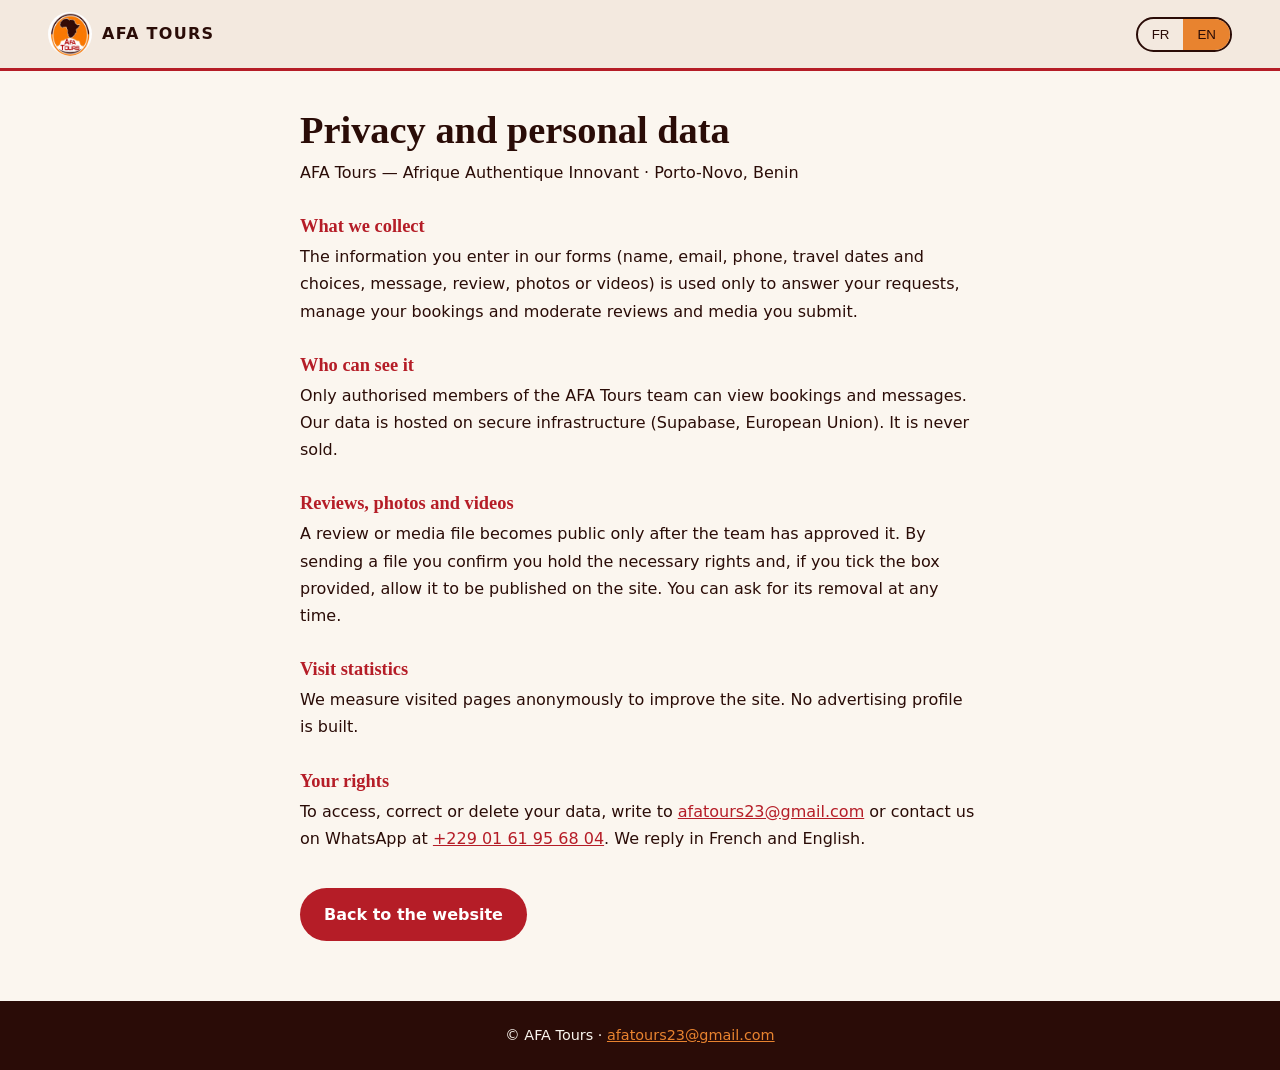
<file: confidentialite.html>
<!doctype html><html lang="fr"><head><meta charset="utf-8"><meta name="viewport" content="width=device-width,initial-scale=1"><title>Confidentialité | AFA TOURS</title><meta name="robots" content="index,follow"><link rel="icon" href="afa-tours-logo.jpg">
<style>*{box-sizing:border-box}body{margin:0;background:#FBF6EF;color:#2A0C07;font:16px/1.7 system-ui,-apple-system,"Segoe UI",sans-serif;-webkit-text-size-adjust:100%;touch-action:manipulation}
header{display:flex;align-items:center;justify-content:space-between;gap:12px;padding:12px clamp(16px,4vw,48px);background:#F3E9DF;border-bottom:3px solid #B51D27;position:sticky;top:0}
.br{display:flex;align-items:center;gap:10px;color:#2A0C07;text-decoration:none;font-weight:800;letter-spacing:.08em}.br img{width:44px;height:44px;border-radius:50%}
.lg{display:flex;border:2px solid #2A0C07;border-radius:99px;overflow:hidden}.lg button{border:0;background:none;font:700 .85rem inherit;padding:8px 14px;cursor:pointer;color:#2A0C07}.lg button.on{background:#E8832F}
main{max-width:760px;margin:0 auto;padding:36px clamp(18px,5vw,40px) 60px}h1{font:800 clamp(1.7rem,5vw,2.4rem)/1.2 Georgia,serif;margin:0 0 6px}h2{font:700 1.15rem Georgia,serif;margin:30px 0 6px;color:#B51D27}p{margin:0 0 12px}
a{color:#B51D27}.bk{display:inline-block;margin-top:24px;background:#B51D27;color:#fff;text-decoration:none;font-weight:700;padding:13px 24px;border-radius:99px}footer{background:#2A0C07;color:#FBF6EF;text-align:center;padding:22px;font-size:.9rem}footer a{color:#E8832F}[data-l=en]{display:none}html.en [data-l=fr]{display:none}html.en [data-l=en]{display:block}html.en span[data-l=en],html.en a[data-l=en]{display:inline}</style></head><body>
<header><a class="br" href="index.html"><img src="afa-tours-logo.jpg" alt="AFA Tours"><span>AFA TOURS</span></a><div class="lg" role="group" aria-label="Langue / Language"><button type="button" data-set="fr" class="on">FR</button><button type="button" data-set="en">EN</button></div></header>
<main>
<h1><span data-l="fr">Confidentialité et données personnelles</span><span data-l="en">Privacy and personal data</span></h1>
<p><span data-l="fr">AFA Tours — Afrique Authentique Innovant · Porto-Novo, Bénin</span><span data-l="en">AFA Tours — Afrique Authentique Innovant · Porto-Novo, Benin</span></p>
<div data-l="fr"><h2>Ce que nous collectons</h2><p>Les informations que vous saisissez dans nos formulaires (nom, e-mail, téléphone, dates et choix de voyage, message, avis, photos ou vidéos) servent uniquement à répondre à vos demandes, gérer vos réservations et modérer les avis et médias proposés.</p>
<h2>Qui y accède</h2><p>Seules les personnes autorisées de l’équipe AFA Tours consultent les réservations et les messages. Nos données sont hébergées sur une infrastructure sécurisée (Supabase, Union européenne). Elles ne sont jamais vendues.</p>
<h2>Avis, photos et vidéos</h2><p>Un avis ou un média n’est rendu public qu’après validation par l’équipe. En envoyant un média, vous confirmez détenir les droits nécessaires et, si vous cochez la case prévue, autorisez sa publication sur le site. Vous pouvez demander son retrait à tout moment.</p>
<h2>Statistiques de visite</h2><p>Nous mesurons de façon anonyme les pages consultées afin d’améliorer le site. Aucun profil publicitaire n’est constitué.</p>
<h2>Vos droits</h2><p>Pour accéder à vos données, les corriger ou les supprimer, écrivez à <a href="mailto:afatours23@gmail.com">afatours23@gmail.com</a> ou contactez-nous sur WhatsApp au <a href="https://wa.me/2290197165646">+229 01 97 16 56 46</a>. Nous répondons en français et en anglais.</p></div>
<div data-l="en"><h2>What we collect</h2><p>The information you enter in our forms (name, email, phone, travel dates and choices, message, review, photos or videos) is used only to answer your requests, manage your bookings and moderate reviews and media you submit.</p>
<h2>Who can see it</h2><p>Only authorised members of the AFA Tours team can view bookings and messages. Our data is hosted on secure infrastructure (Supabase, European Union). It is never sold.</p>
<h2>Reviews, photos and videos</h2><p>A review or media file becomes public only after the team has approved it. By sending a file you confirm you hold the necessary rights and, if you tick the box provided, allow it to be published on the site. You can ask for its removal at any time.</p>
<h2>Visit statistics</h2><p>We measure visited pages anonymously to improve the site. No advertising profile is built.</p>
<h2>Your rights</h2><p>To access, correct or delete your data, write to <a href="mailto:afatours23@gmail.com">afatours23@gmail.com</a> or contact us on WhatsApp at <a href="https://wa.me/2290161956804">+229 01 61 95 68 04</a>. We reply in French and English.</p></div>
<a class="bk" href="index.html"><span data-l="fr">Retour au site</span><span data-l="en">Back to the website</span></a>
</main><footer>© AFA Tours · <a href="mailto:afatours23@gmail.com">afatours23@gmail.com</a></footer>
<script>(function(){var d=document.documentElement;function s(l){d.classList.toggle("en",l==="en");d.lang=l;document.title=l==="en"?"Privacy | AFA TOURS":"Confidentialité | AFA TOURS";document.querySelectorAll(".lg button").forEach(function(b){b.classList.toggle("on",b.dataset.set===l)});try{localStorage.setItem("afa_lang",l)}catch(e){}}
var q=(location.search.match(/lang=(fr|en)/)||[])[1],st;try{st=localStorage.getItem("afa_lang")}catch(e){}
s(q||st||((navigator.language||"fr").slice(0,2)==="en"?"en":"fr"));document.querySelectorAll(".lg button").forEach(function(b){b.onclick=function(){s(b.dataset.set)}})})()</script></body></html>
</file>
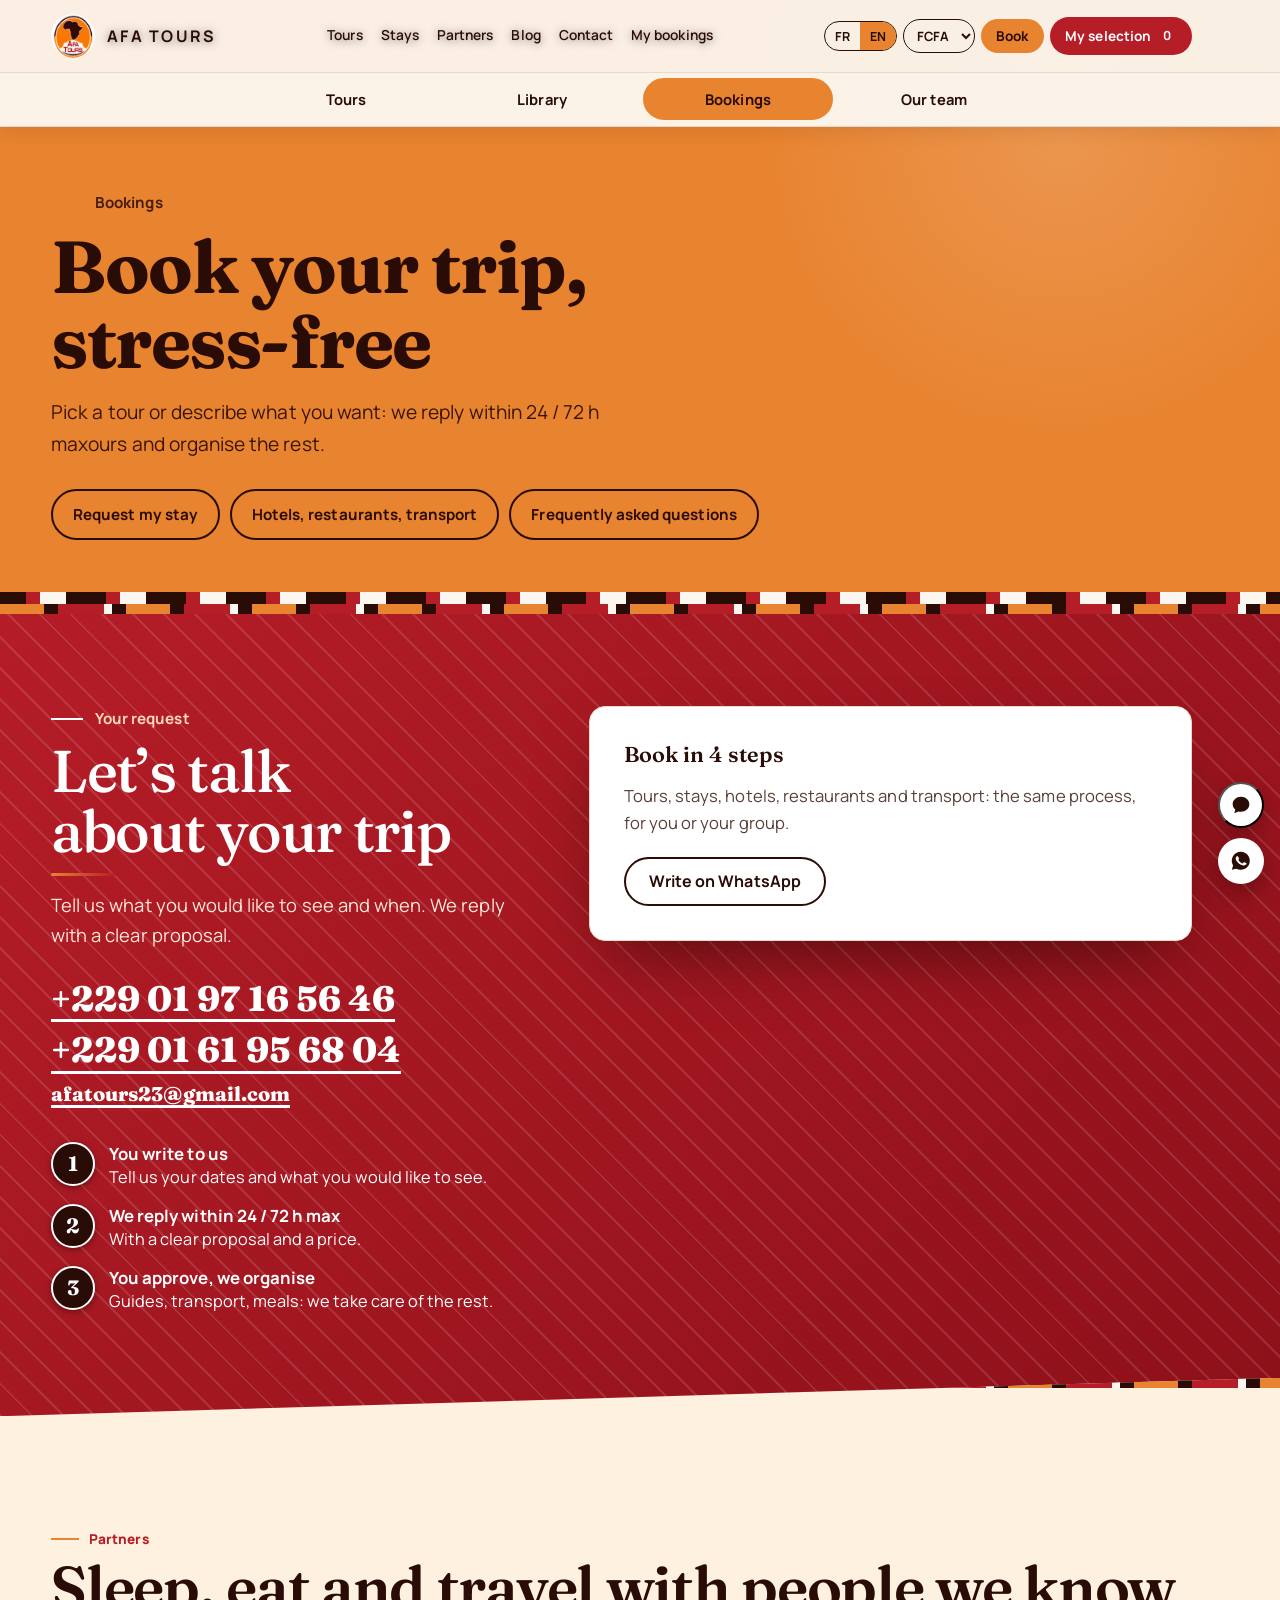
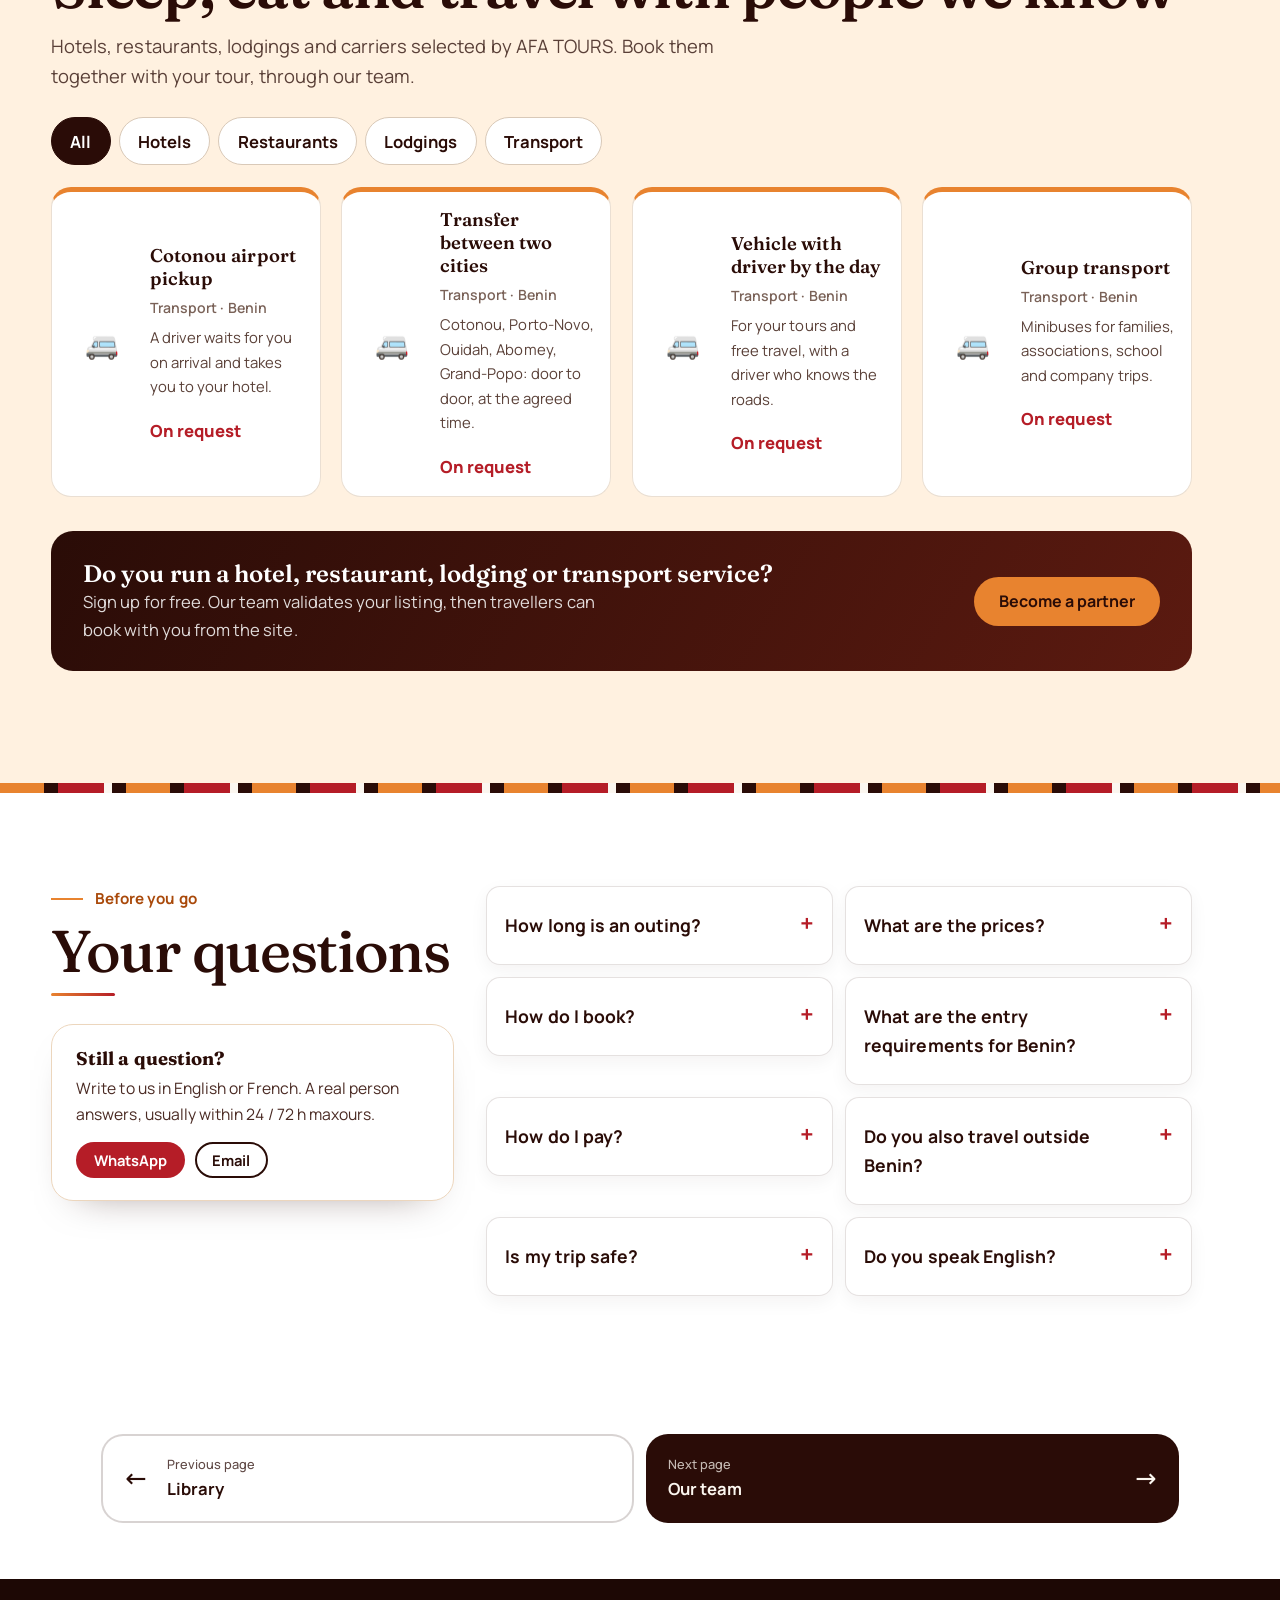
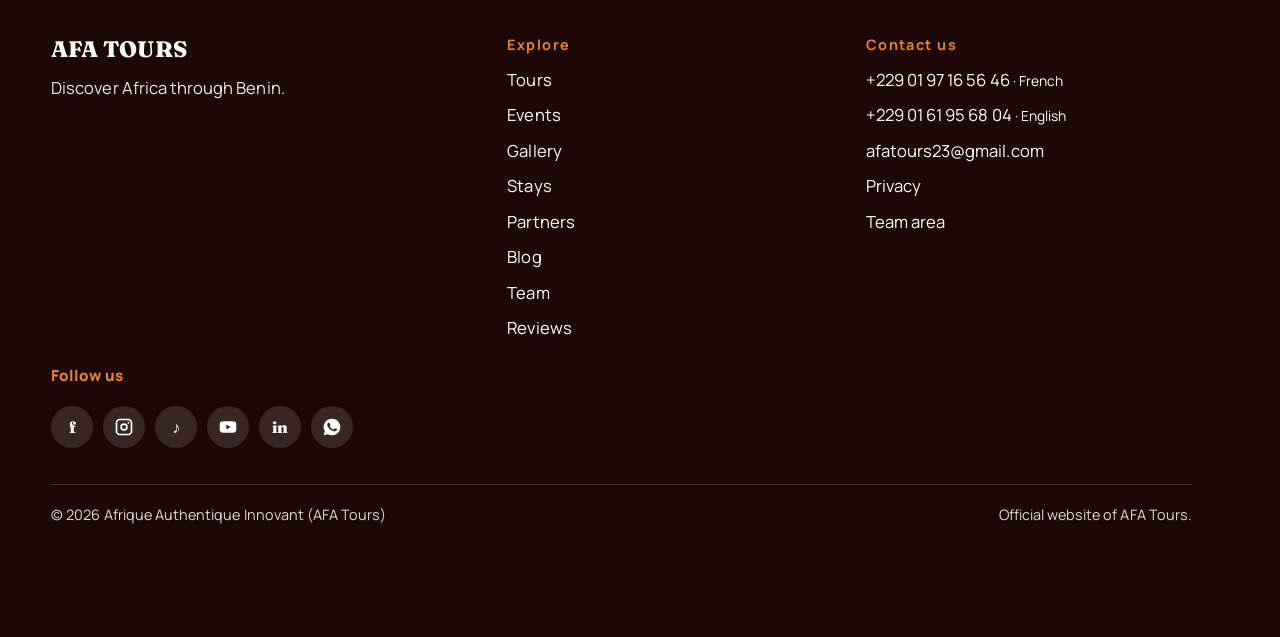
<file: contact.html>
<!doctype html><html lang="fr"><head><meta charset="utf-8"><meta name="viewport" content="width=device-width,initial-scale=1"><title>AFA TOURS</title><meta http-equiv="refresh" content="0;url=index.html#devis"><link rel="canonical" href="https://leonel-affognon.github.io/afa-tours-website/index.html#devis"><script>location.replace("index.html#devis")</script></head><body><a href="index.html#devis">AFA TOURS</a></body></html>
</file>
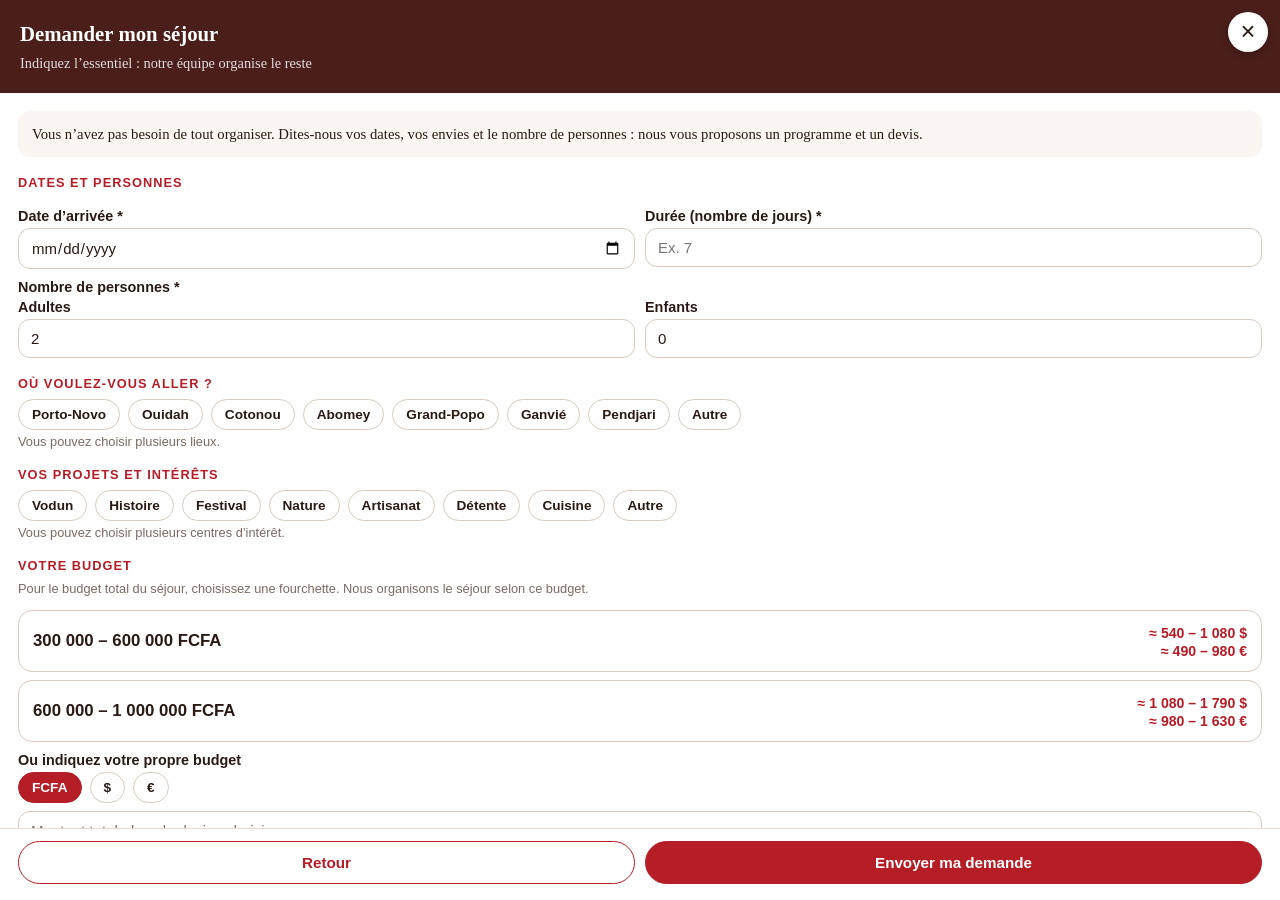
<file: demande-sejour.html>
<!DOCTYPE html>
<html lang="fr">
<head>
<meta charset="utf-8">
<meta name="viewport" content="width=device-width,initial-scale=1">
<title>Demander mon séjour · AFA TOURS</title>
<style>
:root{--red:#B51D27;--ink:#2a1a14;--mute:#7a6a62;--line:#e6dcd3;--cream:#faf6f1}
*{box-sizing:border-box}
html,body{height:100%}
body{margin:0;background:#fff;font:15px/1.5 Georgia,serif;color:var(--ink);overflow:hidden}
.app{height:100%;display:flex;flex-direction:column}
.hd{background:#4a1f1a;color:#fff;padding:18px 20px;flex:none;position:relative}
.hd{padding-right:64px}
.hd h1{margin:0;font-size:1.3rem}
.xc{position:absolute;top:12px;right:12px;width:40px;height:40px;border-radius:50%;border:0;background:#fff;color:var(--ink);font:400 1.6rem/1 Arial,sans-serif;cursor:pointer;box-shadow:0 2px 8px rgba(0,0,0,.25)}
.xc:focus-visible{outline:2px solid #e8b4b7}
.hd p{margin:4px 0 0;opacity:.85;font-size:.9rem}
.bd{padding:6px 18px 8px;overflow:auto;flex:1;min-height:0}
.intro{background:var(--cream);border-radius:12px;padding:12px 14px;font-size:.92rem;margin:12px 0 4px}
h2{font:700 .8rem Arial,sans-serif;letter-spacing:.08em;text-transform:uppercase;color:var(--red);margin:18px 0 8px}
label.f{display:block;font:700 .9rem Arial,sans-serif;margin:10px 0 4px}
.two>*{min-width:0}
.in{display:block;width:100%;min-width:0;max-width:100%;-webkit-appearance:none;appearance:none;border:1px solid #d9cbbd;border-radius:12px;padding:10px 12px;font:15px Arial,sans-serif;background:#fff;color:var(--ink)}
.in:focus{outline:2px solid #e8b4b7;border-color:var(--red)}
.two{display:grid;grid-template-columns:1fr 1fr;gap:10px}
.chips{display:flex;flex-wrap:wrap;gap:8px;margin-top:4px}
.chip{font:600 .85rem Arial,sans-serif;border:1px solid #d9cbbd;border-radius:999px;padding:7px 13px;background:#fff;color:var(--ink);cursor:pointer}
.chip[aria-pressed="true"]{background:var(--red);border-color:var(--red);color:#fff}
.hint{font:.8rem Arial,sans-serif;color:var(--mute);margin:4px 0 0}
.hidden{display:none!important}
.in.other{margin-top:8px}
.bud{display:flex;justify-content:space-between;align-items:center;gap:12px;border:1px solid #d9cbbd;border-radius:14px;padding:12px 14px;margin-top:8px;background:#fff;cursor:pointer;width:100%;text-align:left;font:inherit;color:inherit}
.bud[aria-pressed="true"]{border-color:var(--red);box-shadow:0 0 0 2px #f1d3d5}
.bud b{display:block;font:700 1.05rem Arial,sans-serif;color:var(--ink)}
.bud div{text-align:right;white-space:nowrap}
.bud span{display:block;font:.88rem Arial,sans-serif;color:var(--mute);margin-top:2px}
.bud .fx{color:var(--red);font-weight:700}
.bud b.fx{color:var(--red)}
.budg{display:grid;gap:0}
.err{font:.85rem Arial,sans-serif;color:var(--red);margin:10px 0 0;min-height:1em}
.note{font:.8rem Arial,sans-serif;color:var(--mute);margin:10px 0 0}
.ft{display:flex;gap:10px;padding:12px 18px 16px;border-top:1px solid var(--line);flex:none;background:#fff}
.btn{flex:1;padding:12px;border-radius:999px;border:1px solid var(--red);font:600 .95rem Arial,sans-serif;background:#fff;color:var(--red);cursor:pointer}
.btn.red{background:var(--red);color:#fff}
.ok{text-align:center;padding:28px 10px}
.ok .ck{width:54px;height:54px;border-radius:50%;background:var(--red);color:#fff;display:flex;align-items:center;justify-content:center;margin:0 auto 12px;font-size:1.6rem}
.ok h3{margin:0 0 6px;font-size:1.2rem}
.ok a{color:var(--red);font:600 .95rem Arial,sans-serif}
</style>
</head>
<body>
<div class="app">
  <div class="hd"><button type="button" class="xc" id="x" aria-label="Fermer">×</button><h1>Demander mon séjour</h1><p>Indiquez l’essentiel : notre équipe organise le reste</p></div>

  <form class="bd" id="f" novalidate>
    <div id="formView">
      <div class="intro">Vous n’avez pas besoin de tout organiser. Dites-nous vos dates, vos envies et le nombre de personnes : nous vous proposons un programme et un devis.</div>

      <h2>Dates et personnes</h2>
      <div class="two">
        <div><label class="f" for="arr">Date d’arrivée *</label><input class="in" id="arr" type="date" required></div>
        <div><label class="f" for="dur">Durée (nombre de jours) *</label><input class="in" id="dur" type="number" min="1" max="365" inputmode="numeric" placeholder="Ex. 7" required></div>
      </div>
      <label class="f">Nombre de personnes *</label>
      <div class="two">
        <div><label class="f" for="ad" style="margin-top:0">Adultes</label><input class="in" id="ad" type="number" min="1" value="2" inputmode="numeric" required></div>
        <div><label class="f" for="en" style="margin-top:0">Enfants</label><input class="in" id="en" type="number" min="0" value="0" inputmode="numeric"></div>
      </div>

      <h2>Où voulez-vous aller ?</h2>
      <div class="chips" data-group="dest">
        <button type="button" class="chip" data-v="Porto-Novo" aria-pressed="false">Porto-Novo</button>
        <button type="button" class="chip" data-v="Ouidah" aria-pressed="false">Ouidah</button>
        <button type="button" class="chip" data-v="Cotonou" aria-pressed="false">Cotonou</button>
        <button type="button" class="chip" data-v="Abomey" aria-pressed="false">Abomey</button>
        <button type="button" class="chip" data-v="Grand-Popo" aria-pressed="false">Grand-Popo</button>
        <button type="button" class="chip" data-v="Ganvié" aria-pressed="false">Ganvié</button>
        <button type="button" class="chip" data-v="Pendjari" aria-pressed="false">Pendjari</button>
        <button type="button" class="chip" data-v="Autre" data-other="dest" aria-pressed="false">Autre</button>
      </div>
      <input class="in other hidden" id="destOther" placeholder="Précisez le ou les lieux souhaités">
      <p class="hint">Vous pouvez choisir plusieurs lieux.</p>

      <h2>Vos projets et intérêts</h2>
      <div class="chips" data-group="int">
        <button type="button" class="chip" data-v="Vodun" aria-pressed="false">Vodun</button>
        <button type="button" class="chip" data-v="Histoire" aria-pressed="false">Histoire</button>
        <button type="button" class="chip" data-v="Festival" aria-pressed="false">Festival</button>
        <button type="button" class="chip" data-v="Nature" aria-pressed="false">Nature</button>
        <button type="button" class="chip" data-v="Artisanat" aria-pressed="false">Artisanat</button>
        <button type="button" class="chip" data-v="Détente" aria-pressed="false">Détente</button>
        <button type="button" class="chip" data-v="Cuisine" aria-pressed="false">Cuisine</button>
        <button type="button" class="chip" data-v="Autre" data-other="int" aria-pressed="false">Autre</button>
      </div>
      <input class="in other hidden" id="intOther" placeholder="Précisez votre ou vos centres d’intérêt">
      <p class="hint">Vous pouvez choisir plusieurs centres d’intérêt.</p>

      <h2>Votre budget</h2>
      <p class="hint" style="margin:0 0 6px">Pour le budget total du séjour, choisissez une fourchette. Nous organisons le séjour selon ce budget.</p>
      <div class="budg" id="bands"></div>

      <label class="f">Ou indiquez votre propre budget</label>
      <div class="chips" data-group="cur" style="margin:4px 0 8px">
        <button type="button" class="chip" data-v="XOF" aria-pressed="true">FCFA</button>
        <button type="button" class="chip" data-v="USD" aria-pressed="false">$</button>
        <button type="button" class="chip" data-v="EUR" aria-pressed="false">€</button>
      </div>
      <input class="in" id="own" type="number" min="0" inputmode="numeric" placeholder="Montant total, dans la devise choisie">

      <h2>Message</h2>
      <label class="f" for="msg" style="margin-top:0">Vos précisions (facultatif)</label>
      <textarea class="in" id="msg" rows="3" placeholder="Par exemple : une famille avec un enfant de 8 ans, pas plus de 4 h de route par jour…"></textarea>
      <p class="hint">Aucun paiement n’est demandé à cette étape.</p>

      <h2>Vos coordonnées</h2>
      <div class="two">
        <div><label class="f" for="nm">Nom complet *</label><input class="in" id="nm" autocomplete="name" required></div>
        <div><label class="f" for="nt">Nationalité</label><input class="in" id="nt"></div>
      </div>
      <div class="two">
        <div><label class="f" for="wa">WhatsApp ou téléphone *</label><input class="in" id="wa" type="tel" autocomplete="tel" placeholder="+229…" required></div>
        <div><label class="f" for="em">E-mail *</label><input class="in" id="em" type="email" autocomplete="email" required></div>
      </div>
      <p class="err" id="err" role="alert"></p>
      <p class="note">Après l’envoi, notre équipe étudie votre demande et vous répond avec un programme et un devis, sous 24 à 72 h.</p>
    </div>

    <div id="doneView" class="ok hidden" role="status">
      <div class="ck">✓</div>
      <h3>Demande bien reçue</h3>
      <p>Référence : <b id="ref"></b>. Notre équipe revient vers vous avec un programme et un devis.</p>
      <p><a id="waLink" href="#" target="_blank" rel="noopener">Envoyer aussi ma demande sur WhatsApp</a></p>
    </div>
  </form>

  <div class="ft" id="ft">
    <button type="button" class="btn" id="back">Retour</button>
    <button type="submit" class="btn red" form="f" id="send">Envoyer ma demande</button>
  </div>
</div>

<script>
(function(){
  var PEG = 655.957;          // FCFA pour 1 €
  var RATES = {EUR:1, USD:1.10}; // unités par 1 € (remplacées par les taux du site)
  var MRG = 1.07;
  var CUR = 'XOF';
  var BANDS = [[300000,600000],[600000,1000000]];
  var SEL = {dest:{}, int:{}, budget:null, cur:'XOF'};

  function sp(n){ return String(n).replace(/\B(?=(\d{3})+(?!\d))/g,' '); }
  function r10(n){ return Math.round(n/10)*10; }
  function sym(c){ return c==='XOF'?'FCFA':(c==='USD'?'$':'€'); }
  function conv(fcfa,c){
    if(c==='XOF') return r10(fcfa);
    if(c==='EUR') return r10(fcfa/PEG*MRG);
    var r = RATES.USD;
    return r ? r10(fcfa/PEG*MRG*r) : null;
  }
  function order(){ return [CUR].concat(['XOF','USD','EUR'].filter(function(c){return c!==CUR})); }
  function rangeTxt(lo,hi,c){
    var a=conv(lo,c), b=conv(hi,c);
    if(a==null||b==null) return null;
    return sp(a)+' – '+sp(b)+' '+sym(c);
  }

  function renderBands(){
    var box = document.getElementById('bands');
    box.innerHTML = BANDS.map(function(b,i){
      var cs = order().filter(function(c){return rangeTxt(b[0],b[1],c)});
      var first = cs[0], rest = cs.slice(1);
      var head = '<b'+(first!=='XOF'?' class="fx"':'')+'>'+(first!=='XOF'?'≈ ':'')+rangeTxt(b[0],b[1],first)+'</b>';
      var lines = rest.map(function(c){
        return '<span'+(c!=='XOF'?' class="fx"':'')+'>'+(c!=='XOF'?'≈ ':'')+rangeTxt(b[0],b[1],c)+'</span>';
      }).join('');
      var pressed = SEL.budget===i ? 'true':'false';
      return '<button type="button" class="bud" data-band="'+i+'" aria-pressed="'+pressed+'">'+head+'<div>'+lines+'</div></button>';
    }).join('');
  }

  function setPressed(el,on){ el.setAttribute('aria-pressed', on?'true':'false'); }

  function selectedList(group){
    return Object.keys(SEL[group]).filter(function(k){return SEL[group][k]});
  }

  function budgetText(){
    if(SEL.budget!==null){
      var b = BANDS[SEL.budget];
      var c = order()[0];
      return rangeTxt(b[0],b[1],'XOF')+(CUR!=='XOF'?' ('+rangeTxt(b[0],b[1],CUR)+')':'');
    }
    var v = document.getElementById('own').value.trim();
    if(v) return sp(v)+' '+sym(SEL.cur);
    return '';
  }

  function listWithOther(group, otherId){
    var items = selectedList(group).filter(function(k){return k!=='Autre'});
    if(SEL[group]['Autre']){
      var t = document.getElementById(otherId).value.trim();
      items.push(t?('Autre : '+t):'Autre (non précisé)');
    }
    return items.join(', ');
  }

  function frDate(iso){ var p = (iso||'').split('-'); return p.length===3 ? p[2]+'/'+p[1]+'/'+p[0] : iso; }

  function buildText(){
    var ad = document.getElementById('ad').value, en = document.getElementById('en').value||'0';
    var lines = [
      'Date d’arrivée : '+frDate(document.getElementById('arr').value),
      'Durée : '+document.getElementById('dur').value+' jour(s)',
      'Personnes : '+ad+' adulte(s), '+en+' enfant(s)',
      'Destinations : '+listWithOther('dest','destOther'),
      'Centres d’intérêt : '+listWithOther('int','intOther'),
      'Budget : '+budgetText()
    ];
    var msg = document.getElementById('msg').value.trim();
    if(msg) lines.push('Message : '+msg);
    return lines.join('\n');
  }

  function validate(){
    var miss = [];
    if(!document.getElementById('arr').value) miss.push('la date d’arrivée');
    var dur = +document.getElementById('dur').value;
    if(!(dur>=1)) miss.push('la durée');
    if(!(+document.getElementById('ad').value>=1)) miss.push('le nombre d’adultes');
    if(!selectedList('dest').length) miss.push('au moins une destination');
    if(SEL.dest['Autre'] && !document.getElementById('destOther').value.trim()) miss.push('le lieu précisé dans « Autre »');
    if(SEL.int['Autre'] && !document.getElementById('intOther').value.trim()) miss.push('le centre d’intérêt précisé dans « Autre »');
    if(SEL.budget===null && !document.getElementById('own').value.trim()) miss.push('un budget');
    if(!document.getElementById('nm').value.trim()) miss.push('votre nom');
    
    if(!document.getElementById('wa').value.trim()) miss.push('votre WhatsApp ou téléphone');
    var em = document.getElementById('em').value.trim();
    if(!em || !/^[^\s@]+@[^\s@]+\.[^\s@]+$/.test(em)) miss.push('un e-mail valide');
    return miss;
  }

  // Interactions
  document.addEventListener('click', function(e){
    var band = e.target.closest('[data-band]');
    if(band){
      var i = +band.getAttribute('data-band');
      SEL.budget = (SEL.budget===i)?null:i;
      if(SEL.budget!==null) document.getElementById('own').value='';
      renderBands();
      return;
    }
    var chip = e.target.closest('.chip');
    if(!chip) return;
    var g = chip.parentElement.getAttribute('data-group');
    if(g==='cur'){
      SEL.cur = chip.getAttribute('data-v');
      Array.prototype.forEach.call(chip.parentElement.children, function(c){ setPressed(c, c===chip); });
      return;
    }
    var v = chip.getAttribute('data-v');
    var on = chip.getAttribute('aria-pressed')!=='true';
    setPressed(chip, on);
    SEL[g][v] = on;
    if(chip.hasAttribute('data-other')){
      var inp = document.getElementById(g==='dest'?'destOther':'intOther');
      inp.classList.toggle('hidden', !on);
      if(on) inp.focus();
    }
  });

  document.getElementById('own').addEventListener('input', function(){
    if(this.value.trim() && SEL.budget!==null){ SEL.budget=null; renderBands(); }
  });

  function closeForm(){ parent.postMessage({type:'afa-close'},'*'); }
  document.getElementById('back').addEventListener('click', closeForm);
  document.getElementById('x').addEventListener('click', closeForm);

  document.getElementById('f').addEventListener('submit', function(e){
    e.preventDefault();
    var miss = validate();
    var err = document.getElementById('err');
    if(miss.length){
      err.textContent = 'Merci de compléter : '+miss.join(', ')+'.';
      return;
    }
    err.textContent = '';
    var contact = {
      nm: document.getElementById('nm').value.trim(),
      nt: document.getElementById('nt').value.trim(),
      w: document.getElementById('wa').value.trim(),
      e: document.getElementById('em').value.trim()
    };
    document.getElementById('send').disabled = true;
    parent.postMessage({type:'afa-request', text: buildText(), arrival: frDate(document.getElementById('arr').value),
      pax: document.getElementById('ad').value+' adulte(s), '+(document.getElementById('en').value||'0')+' enfant(s)',
      contact: contact}, '*');
  });

  window.addEventListener('message', function(e){
    var m = e.data||{};
    if(e.source!==parent) return;
    if(m.type==='afa-data' || m.type==='afa-rates' || m.type==='afa-cur'){
      if(m.cur) CUR = m.cur;
      if(m.rates) RATES = m.rates;
      if(m.margin) MRG = m.margin;
      renderBands();
    }
    if(m.type==='afa-done'){
      document.getElementById('formView').classList.add('hidden');
      document.getElementById('ref').textContent = m.ref||'';
      var a = document.getElementById('waLink');
      if(m.wa) a.href = m.wa;
      document.getElementById('doneView').classList.remove('hidden');
      document.getElementById('ft').innerHTML = '<button type="button" class="btn red" id="close">Fermer</button>';
      document.getElementById('close').addEventListener('click', function(){ parent.postMessage({type:'afa-close'},'*'); });
    }
  });

  renderBands();
})();
</script>
</body>
</html>
</file>
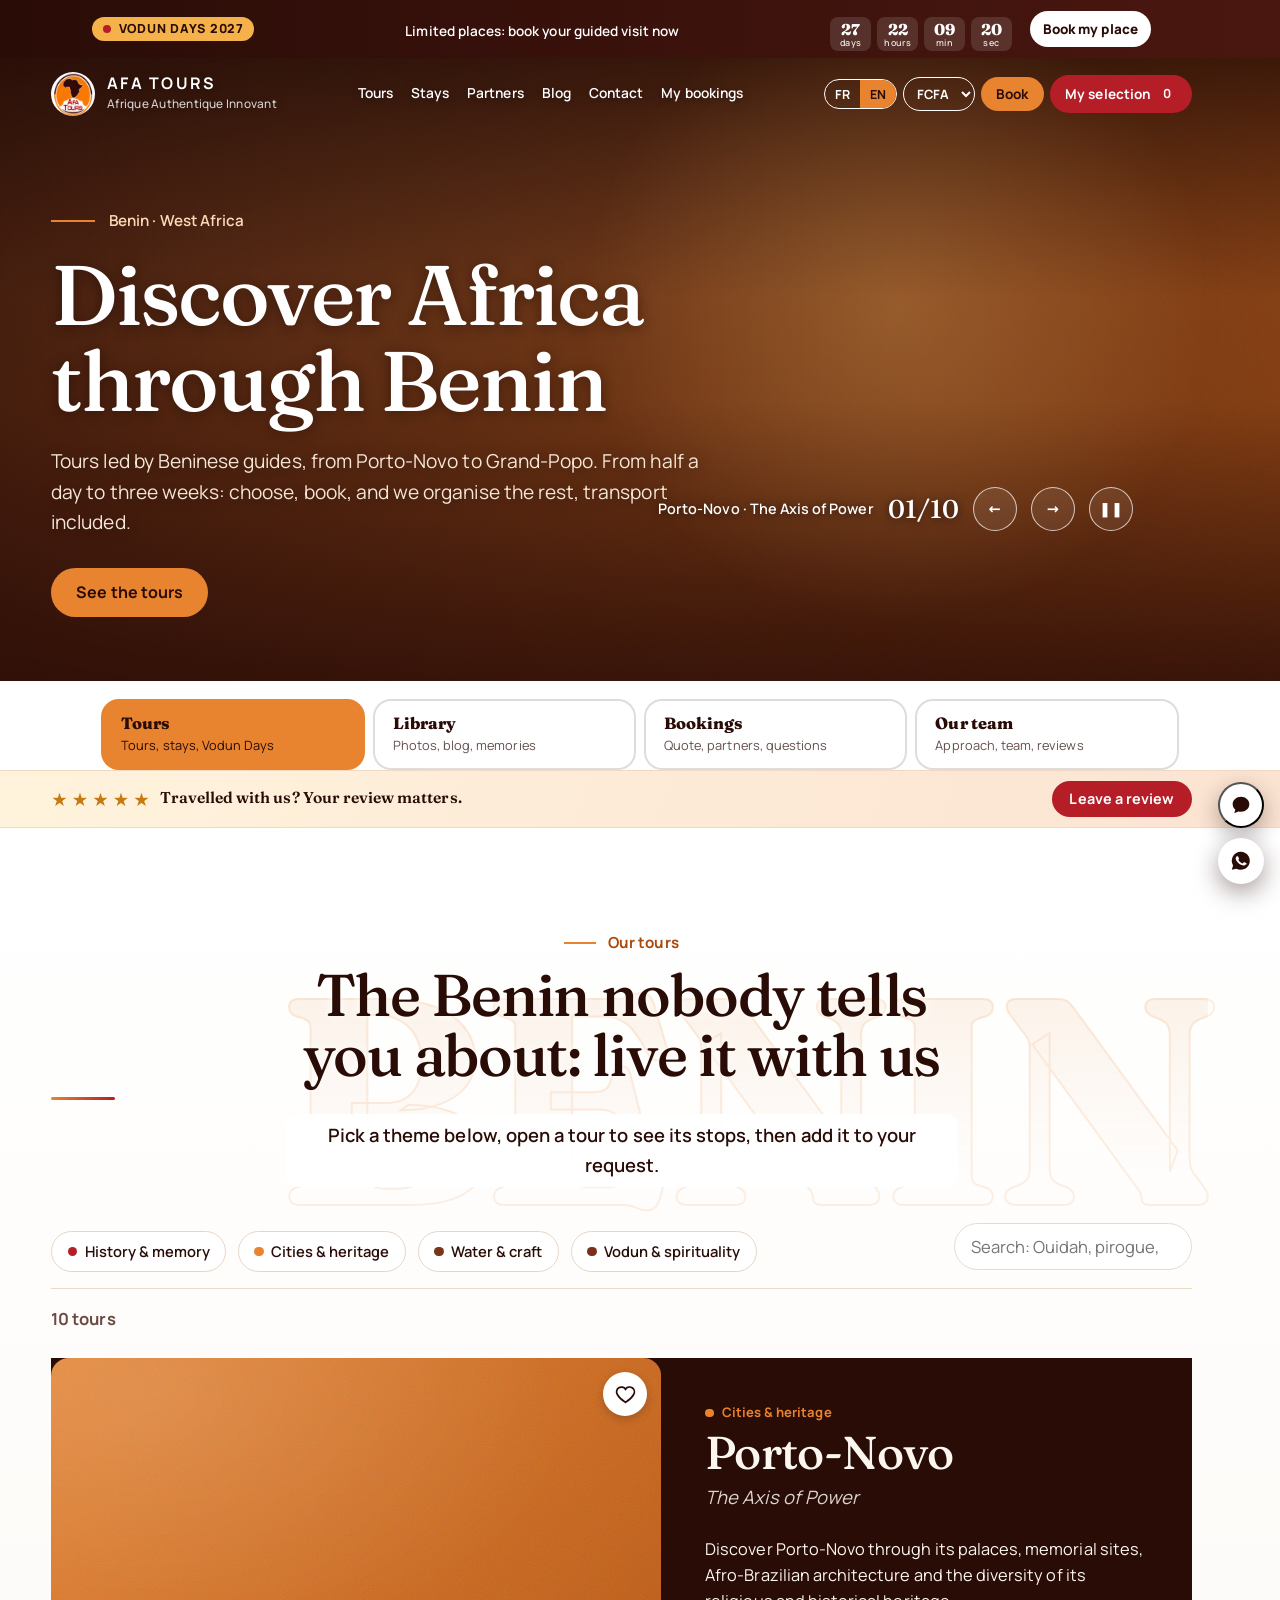
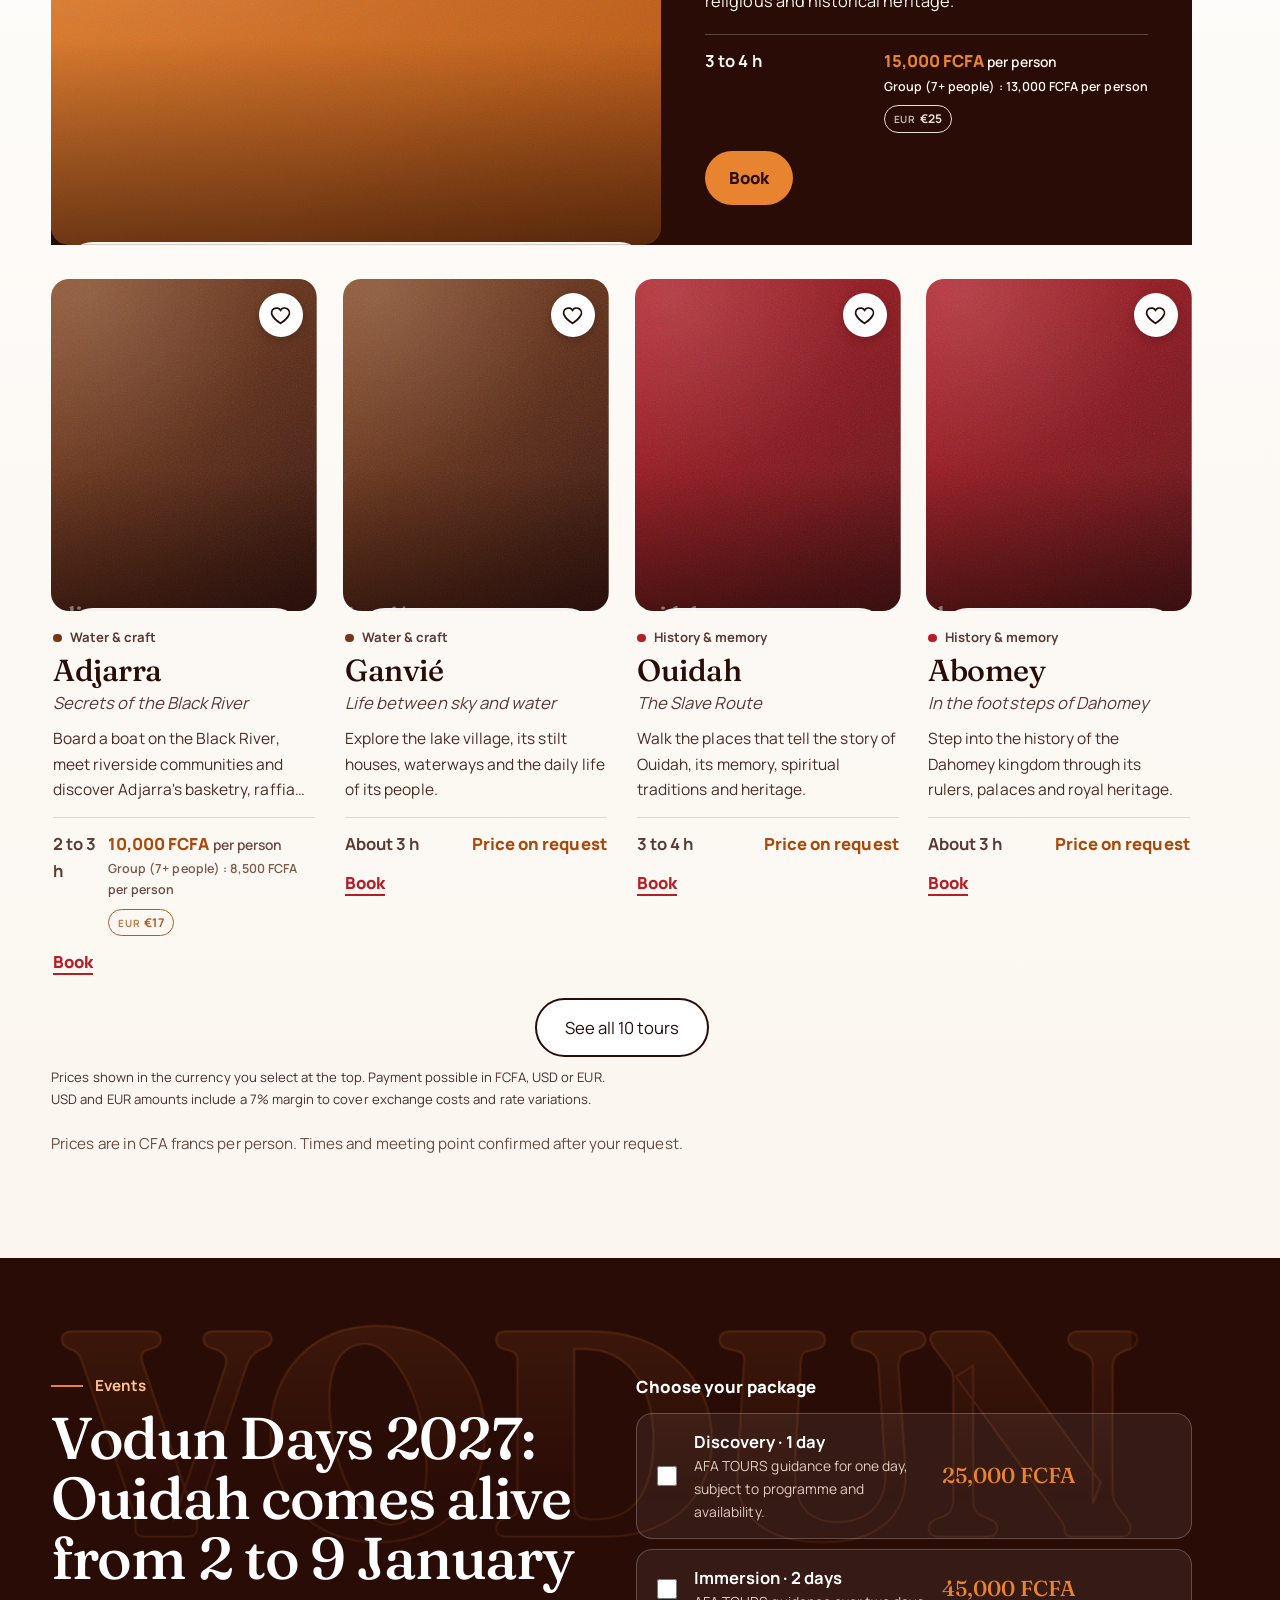
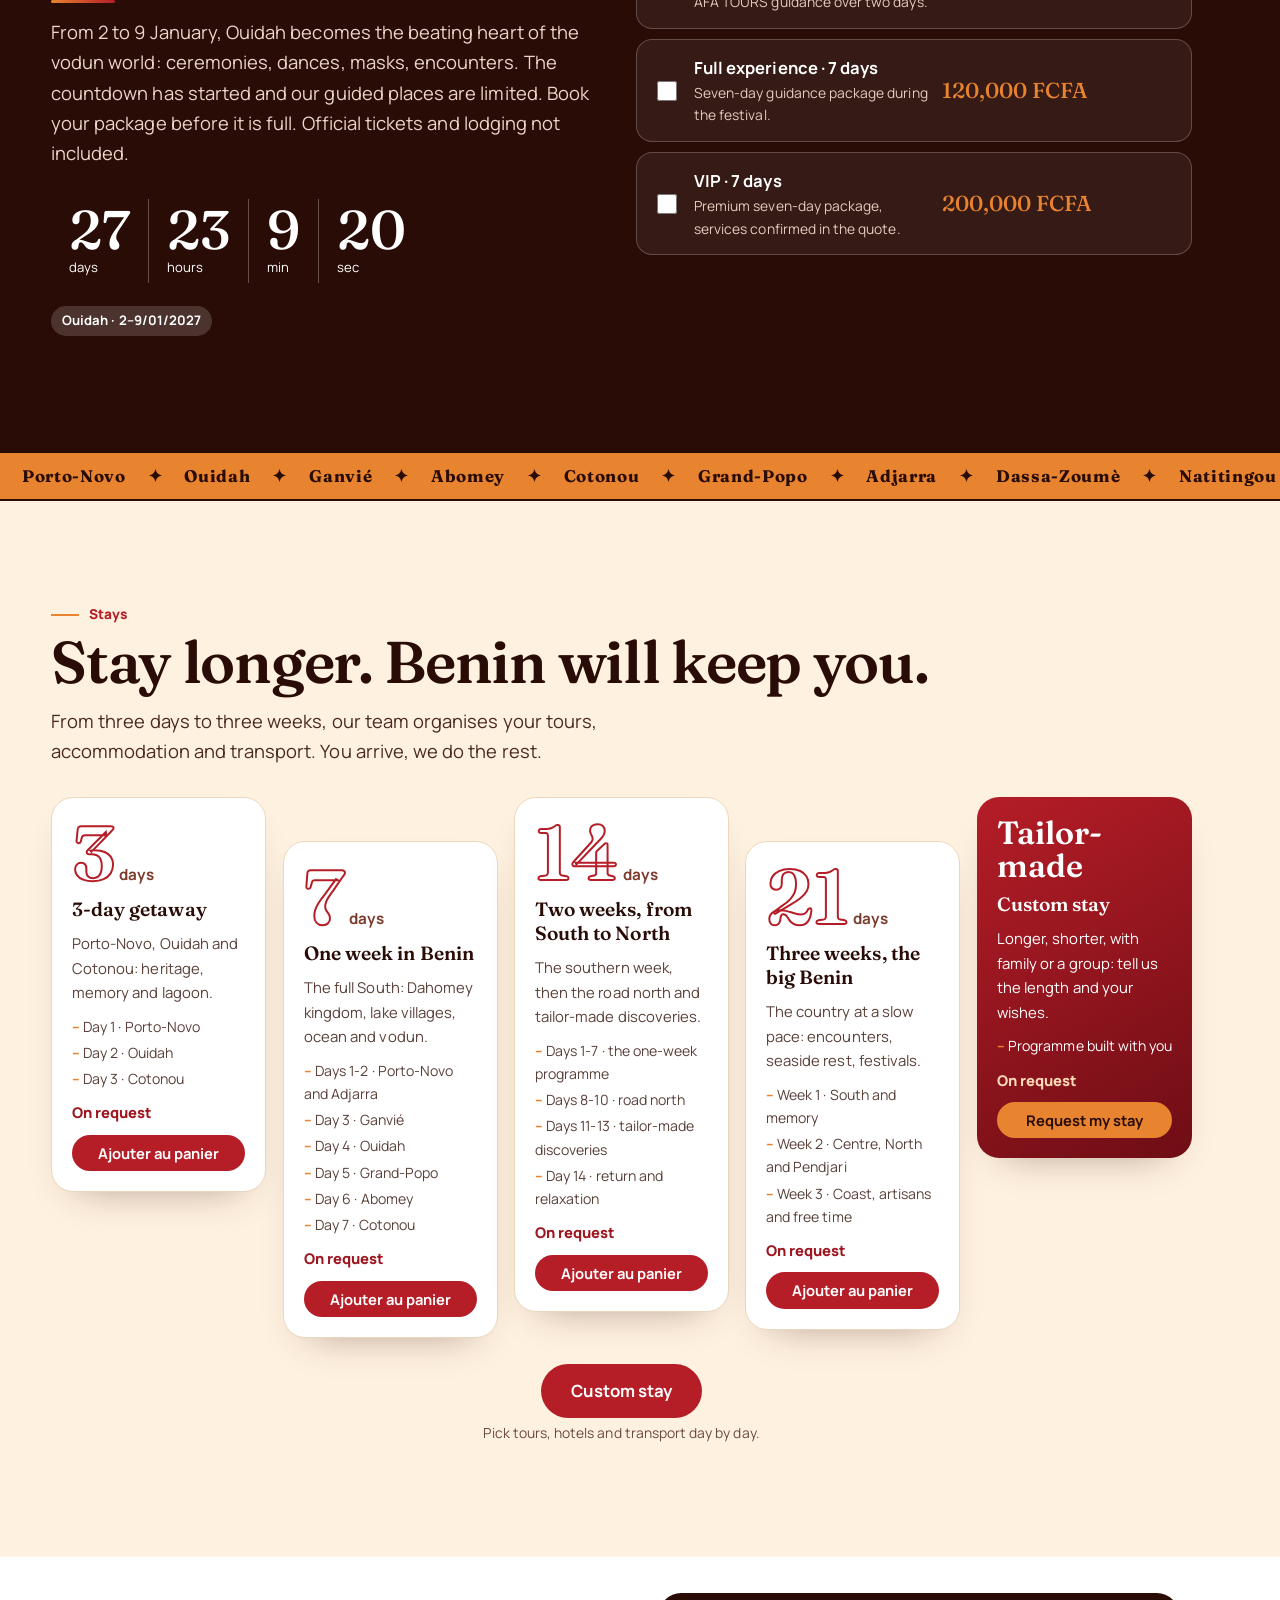
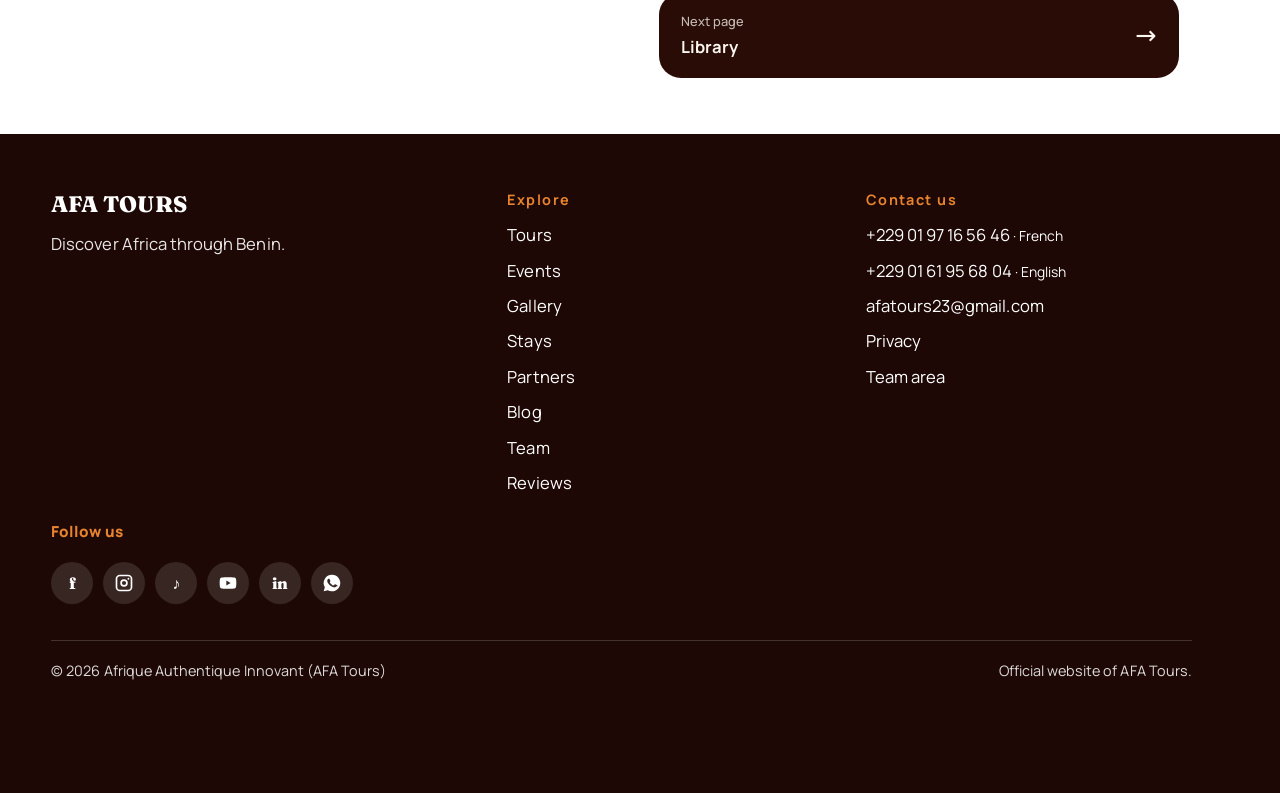
<file: experiences.html>
<!doctype html><html lang="fr"><head><meta charset="utf-8"><meta name="viewport" content="width=device-width,initial-scale=1"><title>AFA TOURS</title><meta http-equiv="refresh" content="0;url=index.html#sejours"><link rel="canonical" href="https://leonel-affognon.github.io/afa-tours-website/index.html#sejours"><script>location.replace("index.html#sejours")</script></head><body><a href="index.html#sejours">AFA TOURS</a></body></html>
</file>
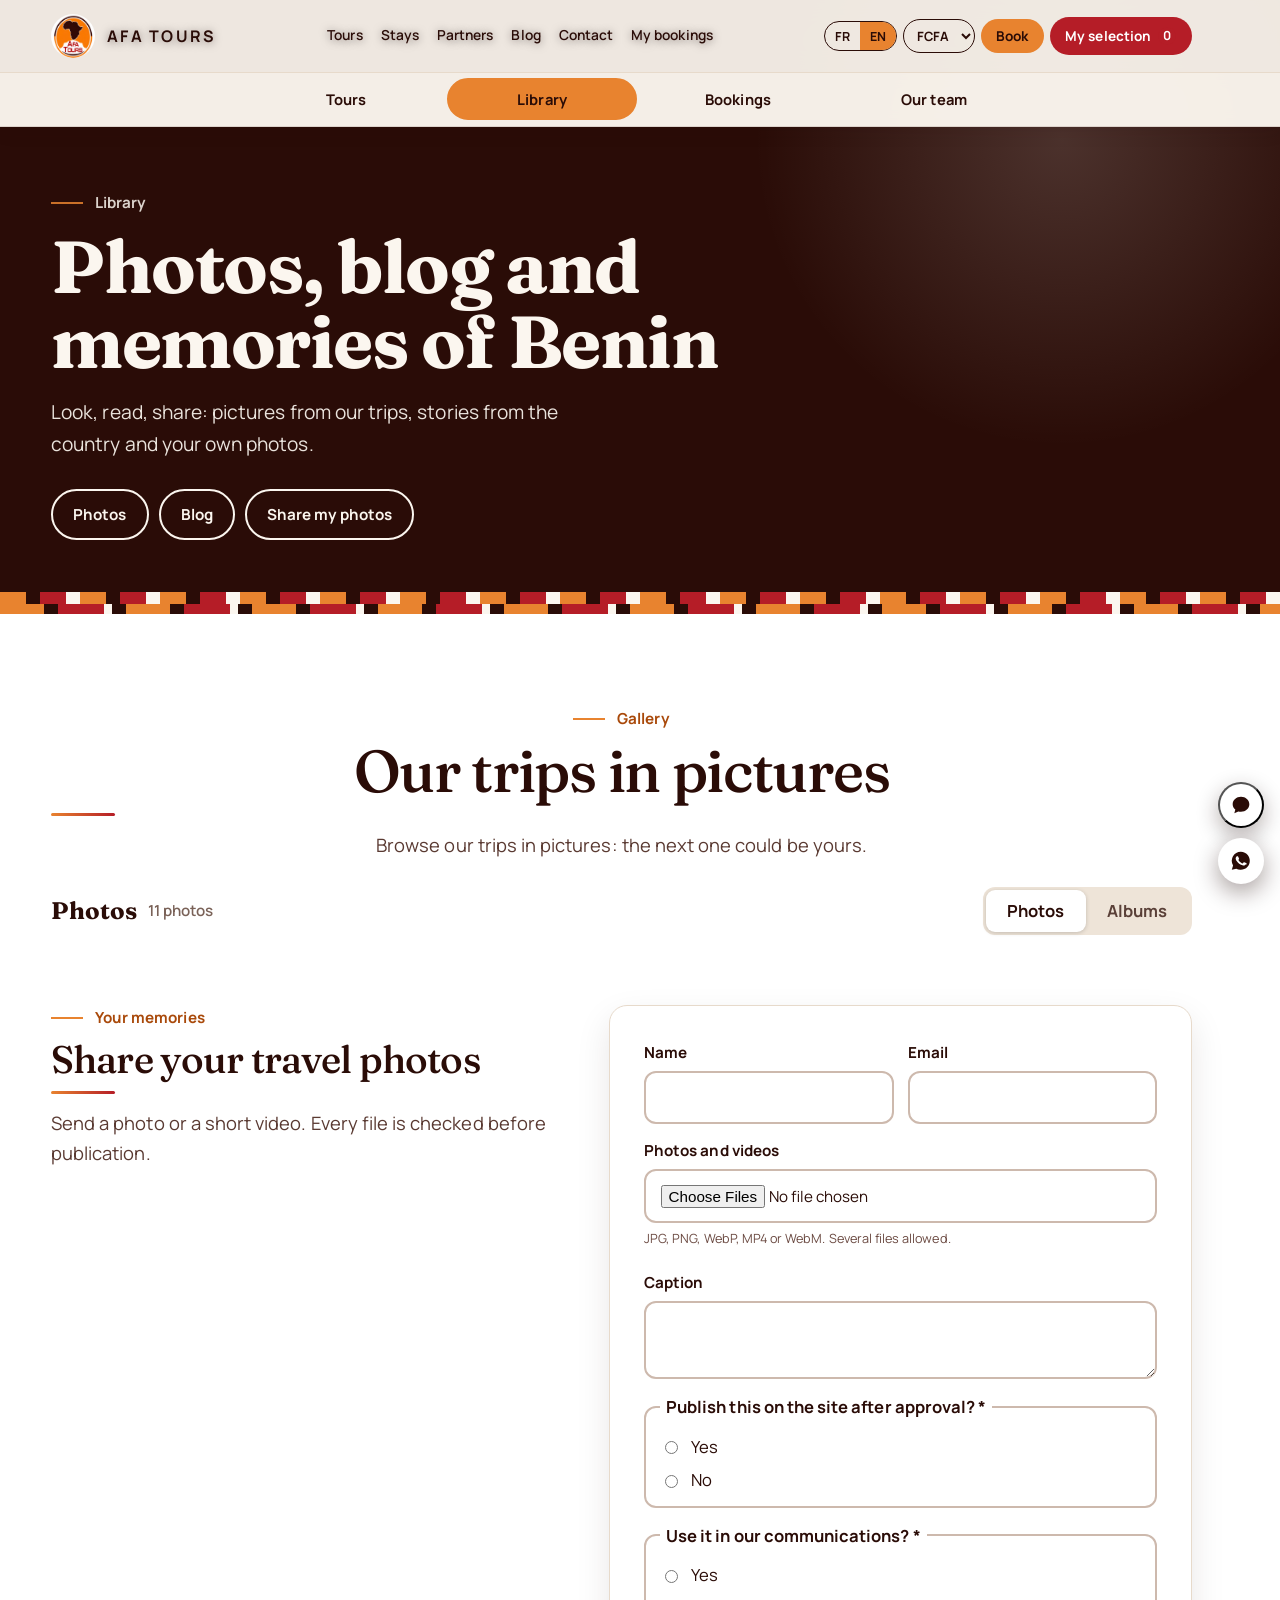
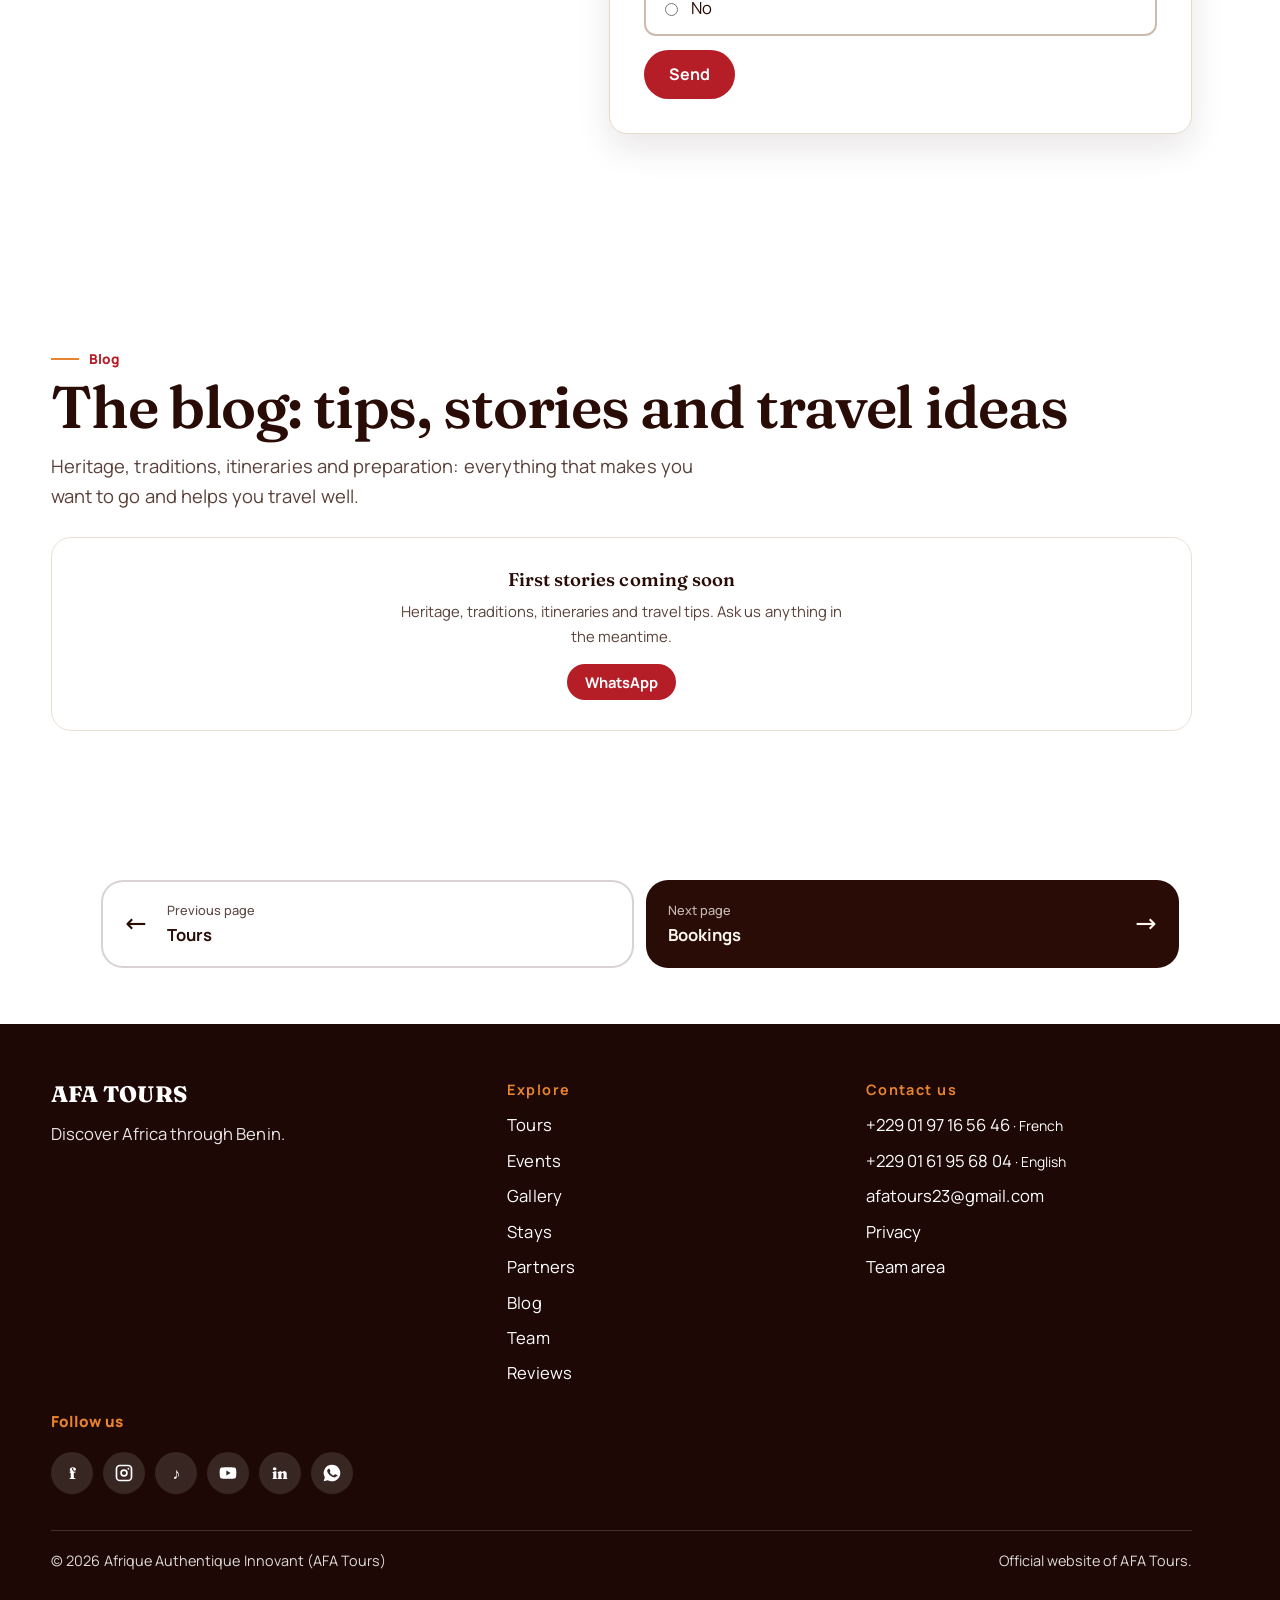
<file: gallery.html>
<!doctype html><html lang="fr"><head><meta charset="utf-8"><meta name="viewport" content="width=device-width,initial-scale=1"><title>AFA TOURS</title><meta http-equiv="refresh" content="0;url=index.html#galerie"><link rel="canonical" href="https://leonel-affognon.github.io/afa-tours-website/index.html#galerie"><script>location.replace("index.html#galerie")</script></head><body><a href="index.html#galerie">AFA TOURS</a></body></html>
</file>
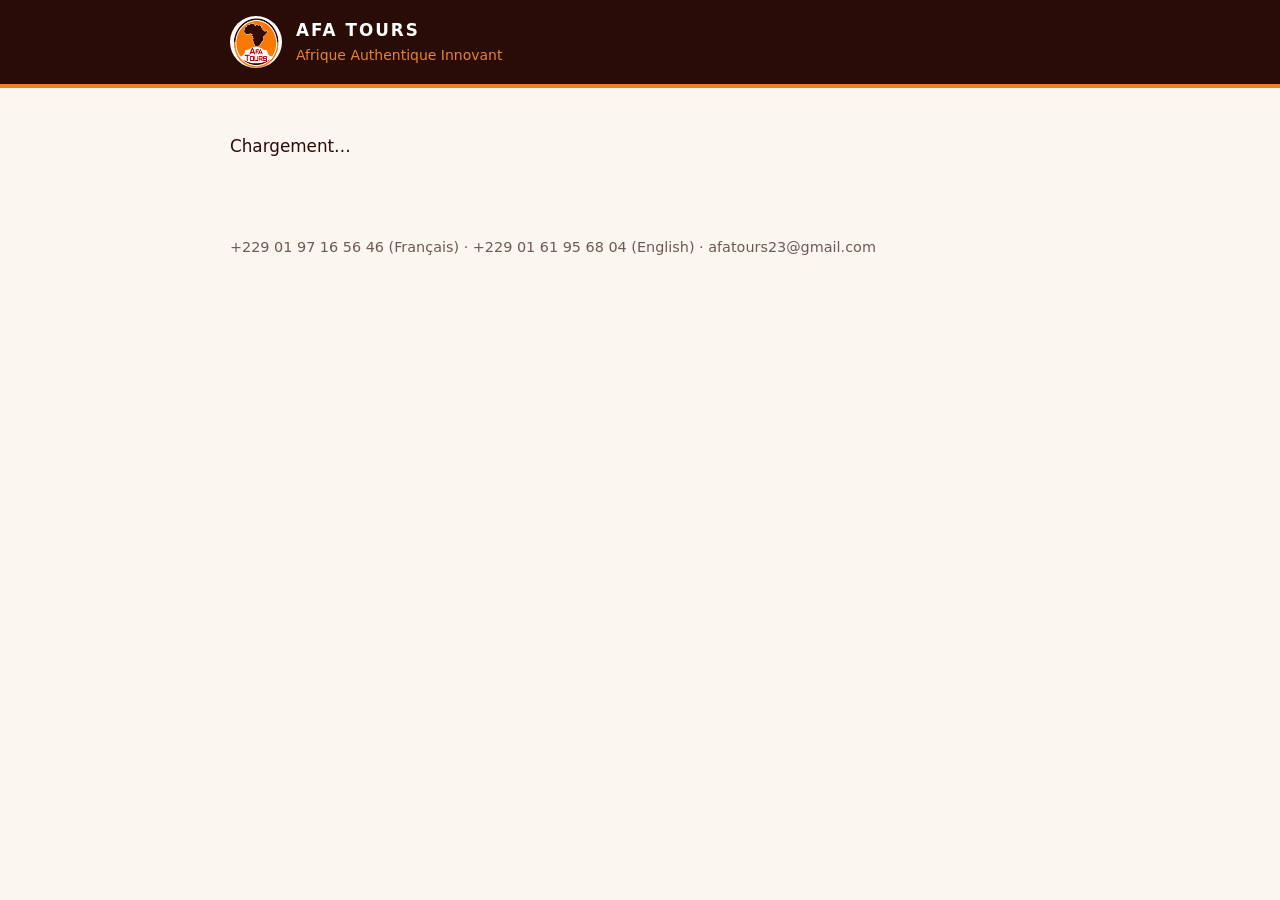
<file: proposition.html>
<!doctype html><html lang="fr"><head><meta charset="utf-8"><meta name="viewport" content="width=device-width,initial-scale=1"><meta name="robots" content="noindex"><title>Votre proposition · AFA TOURS</title>
<style>
:root{--o:#E8832F;--b:#2A0C07;--r:#B51D27;--c:#FBF6EF}*{box-sizing:border-box}body{margin:0;background:var(--c);color:var(--b);font:400 1.05rem/1.6 system-ui,-apple-system,Segoe UI,Roboto,sans-serif}
header{background:var(--b);color:#fff;border-bottom:4px solid var(--o)}header .in{max-width:860px;margin:0 auto;padding:16px 20px;display:flex;align-items:center;gap:14px}header img{width:52px;height:52px;border-radius:50%}header b{letter-spacing:.12em}header small{display:block;color:var(--o)}
main{max-width:860px;margin:0 auto;padding:28px 20px 60px}h1{font:700 clamp(1.7rem,5vw,2.4rem)/1.15 Georgia,serif;color:var(--r);margin:.2em 0 .3em}
.hi{color:#6e5a54;margin:0 0 18px}.stats{display:grid;grid-template-columns:repeat(auto-fit,minmax(150px,1fr));gap:12px;margin:18px 0}.stats div{background:#fff;border:1px solid #e2d6c8;border-radius:16px;padding:14px 16px}.stats span{display:block;font-size:.8rem;color:#6e5a54}.stats strong{font:700 1.3rem Georgia,serif;color:var(--r)}
h2{font:700 1.3rem Georgia,serif;margin:30px 0 10px;border-bottom:3px solid var(--o);display:inline-block;padding-bottom:2px}
.day{background:#fff;border:1px solid #e2d6c8;border-left:6px solid var(--o);border-radius:14px;padding:14px 18px;margin:10px 0}.day b{display:block}.day p{margin:4px 0 0}
.btn{display:inline-flex;align-items:center;justify-content:center;gap:8px;border:2px solid var(--b);background:#fff;color:var(--b);border-radius:99px;padding:13px 24px;font-family:inherit;font-weight:700;font-size:1rem;cursor:pointer;text-decoration:none}.btn.red{background:var(--r);border-color:var(--r);color:#fff}.btn.ok{background:#1f7a4a;border-color:#1f7a4a;color:#fff}
.row{display:flex;gap:10px;flex-wrap:wrap;margin:18px 0}form{background:#fff;border:1px solid #e2d6c8;border-radius:18px;padding:18px;display:grid;gap:12px}label{display:grid;gap:5px;font-weight:700;font-size:.9rem}input,textarea{font:inherit;padding:12px;border:2px solid #e2d6c8;border-radius:12px;background:var(--c)}textarea{min-height:110px}
.sg{background:#fff4e8;border-radius:12px;padding:10px 14px;margin:8px 0;font-size:.95rem}.sg small{color:#6e5a54}.note{color:#6e5a54;font-size:.9rem}.st{display:inline-block;padding:4px 12px;border-radius:99px;background:var(--o);font-weight:700;font-size:.85rem}
footer{max-width:860px;margin:0 auto;padding:0 20px 40px;color:#6e5a54;font-size:.9rem}
</style></head><body>
<header><div class="in"><img src="afa-tours-logo.jpg" alt="AFA TOURS"><div><b>AFA TOURS</b><small>Afrique Authentique Innovant</small></div></div></header>
<main id="m"><p>Chargement…</p></main>
<footer>+229 01 97 16 56 46 (Français) · +229 01 61 95 68 04 (English) · afatours23@gmail.com</footer>
<script type="module">
import {supabase} from "./backend.js";
const T={fr:{hi:"Proposition préparée pour",days:"Durée",price:"Budget indicatif",per:"Statut",prog:"Programme",day:"Jour",sum:"Présentation",pdf:"Télécharger en PDF",ok:"Je valide cette proposition",okd:"Proposition validée. Notre équipe vous contacte.",sug:"Vos suggestions",sugh:"Dites-nous ce que vous voulez changer : jours, lieux, budget, hébergement…",name:"Votre nom",txt:"Votre suggestion",send:"Envoyer ma suggestion",sent:"Merci, votre suggestion est envoyée. Nous revenons vers vous.",on:"Sur devis",d:"jours",st:{sent:"En attente de votre avis",changes:"Modifications demandées",accepted:"Validée"},wa:"Écrire sur WhatsApp",none:"Cette proposition est introuvable. Vérifiez le lien reçu.",mine:"Vos messages",lang:"English"},en:{hi:"Proposal prepared for",days:"Duration",price:"Indicative budget",per:"Status",prog:"Itinerary",day:"Day",sum:"Overview",pdf:"Download as PDF",ok:"I approve this proposal",okd:"Proposal approved. Our team will contact you.",sug:"Your suggestions",sugh:"Tell us what you would like to change: days, places, budget, accommodation…",name:"Your name",txt:"Your suggestion",send:"Send my suggestion",sent:"Thank you, your suggestion has been sent. We will get back to you.",on:"On quote",d:"days",st:{sent:"Waiting for your feedback",changes:"Changes requested",accepted:"Approved"},wa:"Write on WhatsApp",none:"This proposal could not be found. Please check your link.",mine:"Your messages",lang:"Français"}};
const tok=new URLSearchParams(location.search).get("p")||"";const m=document.getElementById("m");let P=null,L="fr";
const E=s=>String(s??"").replace(/[&<>"]/g,c=>({"&":"&amp;","<":"&lt;",">":"&gt;",'"':"&quot;"}[c]));
const money=n=>n?new Intl.NumberFormat(L==="en"?"en-US":"fr-FR").format(n)+" FCFA":T[L].on;
async function load(){const {data}=await supabase.rpc("get_proposal",{p_token:tok});P=data;if(P)L=P.lang==="en"?"en":"fr";draw()}
function draw(){const t=T[L];document.documentElement.lang=L;if(!P){m.innerHTML="<p>"+t.none+"</p>";return}
 document.title=P.title+" · AFA TOURS";
 const it=Array.isArray(P.itinerary)?P.itinerary:[],sg=Array.isArray(P.suggestions)?P.suggestions:[];const wa=L==="en"?"2290161956804":"2290197165646";
 m.innerHTML='<p class="hi">'+t.hi+" <b>"+E(P.client_name||"—")+'</b> · <button class="btn" id="lg" style="padding:4px 14px;font-size:.85rem">'+t.lang+'</button></p><h1>'+E(P.title)+'</h1><span class="st">'+t.st[P.status]+'</span>'+
 '<div class="stats"><div><span>'+t.days+'</span><strong>'+(P.days?P.days+" "+t.d:"—")+'</strong></div><div><span>'+t.price+'</span><strong>'+money(P.price_xof)+'</strong></div></div>'+(P.price_note?'<p class="note">'+E(P.price_note)+'</p>':'')+
 (P.summary?'<h2>'+t.sum+'</h2><p>'+E(P.summary).replace(/\n/g,"<br>")+'</p>':'')+
 (it.length?'<h2>'+t.prog+'</h2>'+it.map((d,i)=>'<div class="day"><b>'+t.day+" "+(i+1)+(d.title?" · "+E(d.title):"")+'</b>'+(d.text?'<p>'+E(d.text)+'</p>':'')+'</div>').join(""):'')+
 '<div class="row"><button class="btn" id="pdf">'+t.pdf+'</button>'+(P.status==="accepted"?'<span class="btn ok">'+t.okd+'</span>':'<button class="btn ok" id="acc">'+t.ok+'</button>')+'<a class="btn" href="https://wa.me/'+wa+'?text='+encodeURIComponent(P.title)+'">'+t.wa+'</a></div>'+
 '<h2>'+t.sug+'</h2><form id="f"><p class="note" style="margin:0">'+t.sugh+'</p><label>'+t.name+'<input name="n" value="'+E(P.client_name)+'" maxlength="80"></label><label>'+t.txt+'<textarea name="t" required maxlength="2000"></textarea></label><button class="btn red" type="submit">'+t.send+'</button><p class="note" id="fm" style="margin:0"></p></form>'+
 (sg.length?'<h2>'+t.mine+'</h2>'+sg.map(s=>'<div class="sg"><b>'+E(s.name)+'</b><br>'+E(s.text)+'<br><small>'+new Date(s.at).toLocaleDateString(L==="en"?"en-GB":"fr-FR")+'</small></div>').join(""):'');
 document.getElementById("lg").onclick=()=>{L=L==="fr"?"en":"fr";draw()};
 document.getElementById("pdf").onclick=async()=>{const b=document.getElementById("pdf");b.disabled=true;await new Promise((ok,ko)=>{if(window.AFAPDF)return ok();const s=document.createElement("script");s.src="afa-pdf.js";s.onload=ok;s.onerror=ko;document.head.appendChild(s)});
  const bl=[];if(P.days||P.price_xof)bl.push({t:"stats",v:[[t.days,P.days?P.days+" "+t.d:"-"],[t.price,money(P.price_xof)]]});if(P.price_note)bl.push({t:"p",v:P.price_note});if(P.summary){bl.push({t:"h",v:t.sum});bl.push({t:"p",v:P.summary})}
  if(it.length){bl.push({t:"h",v:t.prog});bl.push({t:"list",v:it.map((d,i)=>t.day+" "+(i+1)+(d.title?" - "+d.title:"")+(d.text?" : "+d.text:""))})}
  bl.push({t:"box",v:L==="en"?"To approve or adjust this proposal, use the link you received or write to us on WhatsApp.":"Pour valider ou ajuster cette proposition, utilisez le lien reçu ou écrivez-nous sur WhatsApp."});
  await window.AFAPDF.make({lang:L,title:P.title,subtitle:t.hi+" "+(P.client_name||""),file:"proposition-afa-tours",blocks:bl});b.disabled=false};
 const a=document.getElementById("acc");if(a)a.onclick=async()=>{a.disabled=true;await supabase.rpc("proposal_accept",{p_token:tok});load()};
 document.getElementById("f").onsubmit=async e=>{e.preventDefault();const f=e.target,fm=document.getElementById("fm");const {error}=await supabase.rpc("proposal_suggest",{p_token:tok,p_name:f.n.value,p_text:f.t.value});if(error){fm.textContent=error.message;return}await load();document.getElementById("f").insertAdjacentHTML("beforeend","<p class='note'><b>"+t.sent+"</b></p>")}}
load();
</script></body></html>
</file>
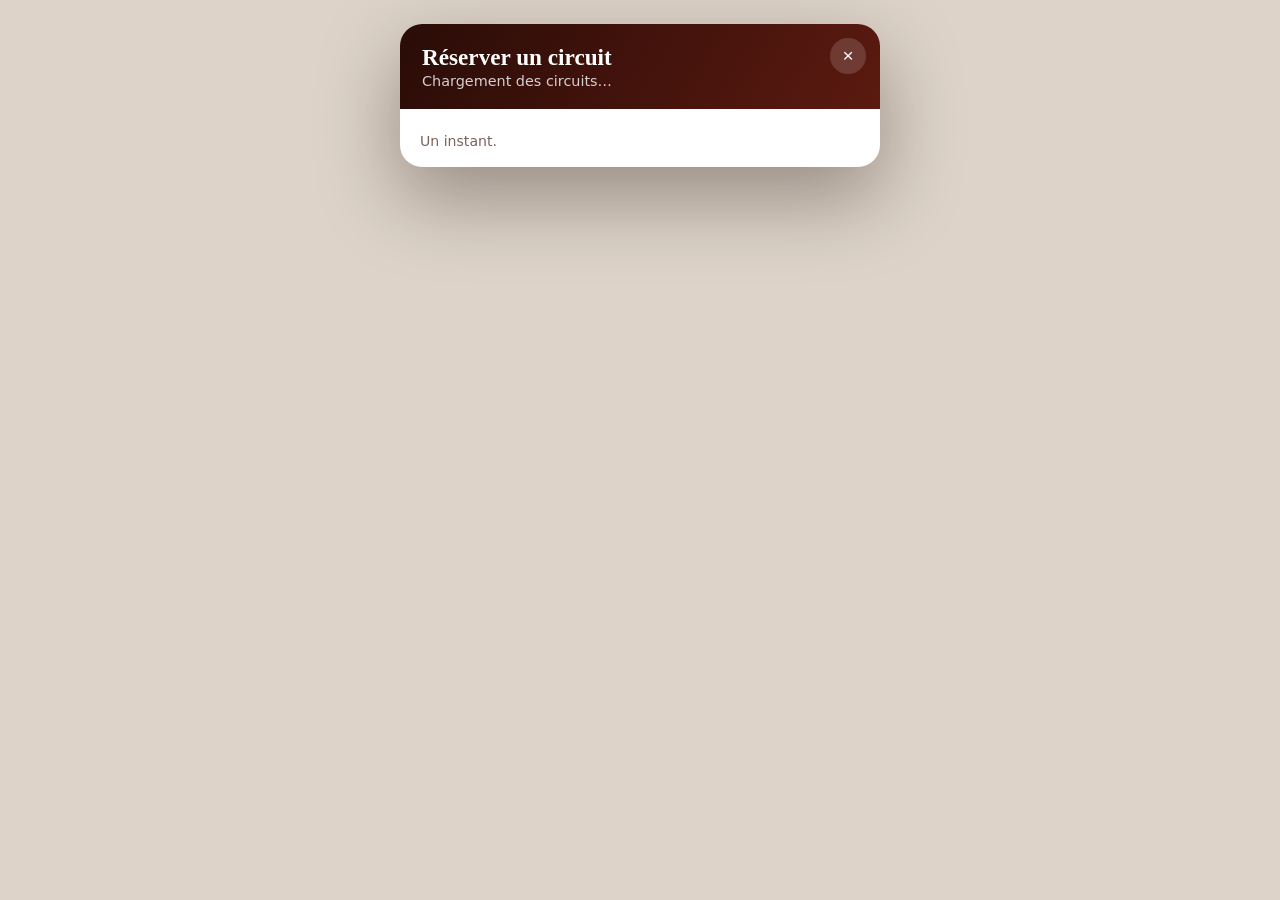
<file: reserver-circuit.html>
<!DOCTYPE html>
<html lang="fr">
<head>
<meta charset="utf-8">
<meta name="viewport" content="width=device-width,initial-scale=1">
<title>Réserver un circuit · AFA Tours</title>
<style>
:root{--brown:#2A0C07;--red:#B51D27;--or:#E8832F;--cream:#FBF6EF;--ink:#2F1A14;--mute:#7a6258;--line:#e6d8cc;--d:Georgia,'Times New Roman',serif}
*{box-sizing:border-box}
body{margin:0;background:#ddd3c8;font-family:system-ui,-apple-system,'Segoe UI',Roboto,sans-serif;color:var(--ink);display:flex;justify-content:center;padding:24px 12px}
.app{width:min(480px,100%);background:#fff;border-radius:22px;overflow:hidden;box-shadow:0 30px 80px rgba(20,5,2,.35);display:flex;flex-direction:column}
.hd{background:linear-gradient(120deg,var(--brown),#5b1a10);color:#fff;padding:20px 22px;position:sticky;top:0;z-index:5}
.hd h1{font:600 1.45rem var(--d);margin:0}.hd p{margin:2px 0 0;opacity:.8;font-size:.9rem}
.x{position:absolute;right:14px;top:14px;width:36px;height:36px;border-radius:50%;border:0;background:rgba(255,255,255,.15);color:#fff;font-size:1.2rem;cursor:pointer}
.bd{padding:18px 20px;flex:1}
.lbl{font-weight:700;font-size:.9rem;margin:12px 0 6px;display:block}
.sub{font:600 1.02rem var(--d);color:var(--red);margin:14px 0 6px}
input,select{width:100%;padding:.65em .85em;border:1.5px solid #d9c9b8;border-radius:12px;font:inherit;background:#fff;color:var(--ink);margin-top:0}
input:focus,select:focus{outline:3px solid rgba(232,131,47,.35);border-color:var(--or)}
input[type=checkbox],input[type=radio]{width:18px;height:18px;flex:none;margin:0;accent-color:#B51D27;padding:0}
.fmt{display:block;font-size:.84rem;color:var(--mute);font-weight:600;margin-top:4px}
.fmt a{color:var(--red)}
.row{display:grid;grid-template-columns:1fr 1fr;gap:10px}
.opt{display:flex;gap:10px;align-items:center;padding:9px 11px;border:1.5px solid var(--line);border-radius:12px;cursor:pointer;margin-top:8px}
.opt.on{border-color:var(--red);background:#fff7f4}
.opt .t{flex:1;min-width:0;display:grid;gap:2px}.opt .t b{font-size:.93rem}.opt .t small{color:var(--mute);font-size:.8rem}
.day{border:1px solid var(--line);border-radius:16px;margin-bottom:12px;overflow:hidden}
.day>summary{list-style:none;cursor:pointer;padding:13px 15px;display:flex;justify-content:space-between;gap:10px;align-items:baseline;flex-wrap:wrap;background:#fff}
.day>summary::-webkit-details-marker{display:none}
.day>summary b{font:600 1.05rem var(--d)}.day>summary small{color:var(--mute);font-weight:600}
.day .in{padding:0 15px 15px}
.card{background:var(--cream);border-radius:14px;padding:12px 14px;margin-top:10px}
.card.draft{border:2px solid var(--or);background:#fffaf5}
.card h4{margin:0 0 8px;font:600 .98rem var(--d)}
.tl{list-style:none;padding:0;margin:6px 0}
.tl li{display:flex;gap:10px;align-items:flex-start;padding:7px 0;border-bottom:1px dashed var(--line);font-size:.92rem}
.btn{border-radius:999px;padding:.75em 1.3em;font:inherit;font-weight:700;cursor:pointer;border:1.5px solid transparent;display:inline-block;text-align:center;background:none}
.btn:disabled{opacity:.4;cursor:not-allowed}
.red{background:var(--red);color:#fff}.out{background:#fff;color:var(--ink);border-color:var(--brown)}.sm{padding:.45em .9em;font-size:.86rem}
.rm{background:none;border:0;color:var(--red);font-weight:700;cursor:pointer;padding:4px 0;white-space:nowrap}
.sum{background:var(--cream);border-top:1px solid var(--line);padding:12px 20px;display:flex;justify-content:space-between;align-items:center;gap:10px}
.sum .amt{font:700 1.1rem var(--d);color:var(--red)}
.nv{display:flex;justify-content:space-between;gap:10px;padding:14px 20px 20px}
.box{background:var(--cream);border-radius:14px;padding:13px 15px;margin:10px 0}
.box h3{font:600 1.02rem var(--d);color:var(--red);margin:0 0 6px}
.ln{display:flex;justify-content:space-between;gap:10px;padding:3px 0;font-size:.92rem}
.pay{display:grid;gap:8px;margin:8px 0}.pay label{display:flex;gap:12px;align-items:flex-start;border:1.5px solid var(--line);border-radius:14px;padding:11px 13px;cursor:pointer}.pay label:has(input:checked){border-color:var(--red);background:#fff7f4}.pay small{display:block;color:var(--mute)}
.ok{text-align:center;padding:30px 20px}.ck{width:74px;height:74px;border-radius:50%;background:#e6f6ea;color:#1b8a3b;display:grid;place-items:center;margin:0 auto 14px;font-size:2.2rem}
.ref{font:800 1.4rem ui-monospace,Menlo,monospace;letter-spacing:.06em;background:var(--cream);border-radius:12px;padding:.5em 1em;display:inline-block;margin:8px 0}
.note{font-size:.88rem;color:var(--mute);margin:6px 0 0}
.err{color:#b51d27;font-weight:700;font-size:.88rem;min-height:1.2em;margin-top:8px}
.alert{border-radius:12px;padding:8px 11px;font-size:.88rem;margin:6px 0}
.alert.err2{background:#fdecec;color:#8a1520;font-weight:600}.alert.warn{background:#fff4e6;color:#7a4300}.alert.info{background:#eef4fb;color:#24476b}
.blocking{border:2px solid #B51D27;border-radius:14px;padding:10px 12px;margin:10px 0;background:#fff}
.blocking h3{margin:0 0 6px;color:#B51D27;font:700 1rem var(--d)}
.stat{font-weight:700;font-size:.9rem;margin:10px 0 0}
.cat{font-size:.84rem;color:var(--mute);background:var(--cream);border-radius:12px;padding:9px 11px;margin-top:14px}
.chips{display:flex;gap:6px;flex-wrap:wrap;margin-top:8px}
</style>
</head>
<body>
<style>.opt.card{display:flex;gap:12px;align-items:center;padding:10px;overflow:hidden;border-radius:14px}.cimg{flex:0 0 96px;width:96px;min-height:72px;background:#e9e0d4;border-radius:10px;display:flex;align-items:center;justify-content:center;font-size:12px;color:var(--mute);text-align:center;padding:4px;box-sizing:border-box;overflow:hidden}.cimg img{display:block;width:100%;height:auto}.opt.card .t{flex:1;min-width:0}</style>
<div class="app" id="app"></div>
<script>
/* Réserver un circuit : parcours court (4 étapes) distinct du Composer séjour sur mesure.
   Reçoit les circuits du site (afa-data), renvoie la demande (afa-plan). */
let CIRC=[],READY=false,SAVED=[],FRESH=false;
/* Circuits déjà enregistrés sur le site (« Réserver ce circuit ») + circuit ouvert : pré-cochés à l’ouverture */
function applyPreset(){
 if(!FRESH||!READY)return;
 FRESH=false;
 S.circs=[PRESET].concat(SAVED).filter((v,i,a)=>v&&a.indexOf(v)===i&&CIRC.some(c=>c.id===v));
 PRESET=null;
}
const S={step:1,start:'',adults:2,kids:0,circs:[],opt:{resto:false,transport:false,heb:false},diet:[],dietNote:'',
 nm:'',nat:'',w:'',e:'',pay:'momo',done:false,closed:false,ref:'',okSent:true,waUrl:'',pick:{resto:'',transport:'',heb:''},ev:{open:'',pkg:{}}};
let PARTNERS={restos:[],hotels:[],veh:[]};
const app=()=>document.getElementById('app');
const pax=()=>S.adults+S.kids;
const MOIS=['janvier','février','mars','avril','mai','juin','juillet','août','septembre','octobre','novembre','décembre'];
const fdt=v=>{if(!v)return'';const p=v.split('-');return (+p[2])+' '+MOIS[+p[1]-1]+' '+p[0]};
const money=n=>Math.round(n).toLocaleString('fr-FR')+' FCFA';
let RATES={EUR:1},MRG=1.07,PRESET=null,CURSEL='XOF';
/* Même règle que le site : 1 € = 655,957 FCFA, taux 24 h, marge 7 %, arrondi à l'unité supérieure */
const fxOf=(n,c)=>RATES[c]?Math.ceil(n/655.957*RATES[c]*MRG):null;
const money3=n=>{const cs=[CURSEL].concat(['XOF','USD','EUR'].filter(c=>c!==CURSEL));return cs.map(c=>c==='XOF'?money(n):(v=>v===null?null:'≈ '+v.toLocaleString('fr-FR')+(c==='EUR'?' €':' $'))(fxOf(n,c))).filter(Boolean).join(' · ')};
const esc=s=>String(s||'').replace(/&/g,'&amp;').replace(/"/g,'&quot;').replace(/</g,'&lt;');
const cOf=id=>CIRC.find(c=>c.id===id);
const priceTxt=c=>!c.p?'Sur devis':money3(c.p)+(c.unit==='groupe'?' / groupe':' / pers.')+(c.from?' (à partir de)':'');
const head=(t,s)=>'<div class="hd"><h1>'+t+'</h1><p>'+s+'</p><button class="x" data-a="close" aria-label="Fermer">×</button></div>';
const nav=(back,next,label)=>'<p class="err" id="err"></p><div class="nv">'+(back?'<button class="btn out" data-a="go" data-to="'+back+'">Retour</button>':'<span></span>')+'<button class="btn red" data-a="go" data-to="'+next+'">'+label+'</button></div>';
const OPTS=[['resto','Restauration','Repas proposés avec votre circuit'],['transport','Transport','Véhicule avec chauffeur'],['heb','Hébergement','Nuits à organiser avec AFA TOURS']];
function calc(){
 let tot=0,devis=0;
 S.circs.forEach(id=>{const c=cOf(id);if(!c)return;if(!c.p||c.ev){devis++;return}tot+=c.unit==='groupe'?c.p:c.p*S.adults});
 devis+=OPTS.filter(o=>S.opt[o[0]]).length;
 return{tot,devis};
}
function summary(){const{tot,devis}=calc();return'<div class="sum"><div><small style="color:var(--mute)">Estimation</small><div class="amt">'+(tot?money3(tot):'Sur devis')+'</div><small style="color:var(--mute)">'+(devis?devis+' élément(s) à confirmer':'')+'</small></div></div>'}
function s1(){return head('Réserver un circuit','Étape 1 sur 4 · Dates et nombre de personnes')+'<div class="bd">'+
 '<label class="lbl">Date d’arrivée</label><input type="date" data-f="start" value="'+S.start+'"><span class="fmt">'+(S.start?fdt(S.start):'Choisissez une date')+'</span>'+
 '<div class="row"><div><label class="lbl">Adultes</label><input type="number" min="1" data-f="adults" value="'+S.adults+'"></div><div><label class="lbl">Enfants</label><input type="number" min="0" data-f="kids" value="'+S.kids+'"></div></div>'+
 '</div>'+nav(0,2,'Continuer')}
const PKIND={resto:'restos',heb:'hotels',transport:'veh'};
function pFind(key,id){return (PARTNERS[PKIND[key]]||[]).find(p=>p.id===id)}
const WHAT={resto:'restaurant',heb:'hôtel',transport:'transport'};
function optName(key,v){if(v==='afa')return'À proposer par AFA TOURS';if(v==='self')return'Choix du client (à préciser)';const p=pFind(key,v);return p?p.n:'Choix à faire'}
function subOpt(key,label){
 const cities=[...new Set(S.circs.map(cOf).filter(Boolean).map(c=>c.z).filter(Boolean))];
 const all=PARTNERS[PKIND[key]]||[];
 const near=cities.length?all.filter(p=>cities.includes(p.z)):all;
 const others=cities.length?all.filter(p=>!cities.includes(p.z)):[];
 const where=cities.length?' à '+cities.join(', '):'';
 const radio=(val,title,sub)=>'<label class="opt"><span class="t"><b>'+title+'</b><small>'+sub+'</small></span><input type="radio" name="pk-'+key+'" data-k="pick" data-p="'+key+'" value="'+val+'"'+(S.pick[key]===val?' checked':'')+'></label>';
 const row=p=>radio(p.id,esc(p.n),esc(p.z)+' · '+(p.p?money(p.p)+(key==='resto'?' / pers.':''):'Sur devis'));
 const q=encodeURIComponent(WHAT[key]+' '+(cities.join(' ')||'')+' Bénin');
 let h='<div class="sub-opt"><p class="lbl">'+label+where+'</p>';
 if(near.length)h+=near.map(row).join('');
 else h+='<p class="fmt">Aucun partenaire publié'+where+' pour le moment.</p>';
 if(others.length)h+='<p class="lbl">Autres partenaires</p>'+others.map(row).join('');
 h+='<p class="fmt"><a href="https://www.google.com/search?q='+q+'" target="_blank" rel="noopener">Chercher en ligne</a></p>';
 h+=radio('self','Je ferai mon choix moi-même','Indiquez-le dans votre demande');
 h+=radio('afa','À proposer par AFA TOURS','Nous vous recommandons une option');
 return h+'</div>';
}
function evBlock(c){if(!(c.pk&&c.pk.length))return'';const open=S.ev.open===c.id;
 let h='<button type="button" class="btn out" data-a="evopen" data-id="'+esc(c.id)+'" style="margin:4px 0 8px">'+(open?'Masquer les formules':'Voir les formules et détails')+'</button>';
 if(open)h+='<div class="sub-opt"><p class="lbl">Formules</p>'+c.pk.map((x,i)=>'<label class="opt"><span class="t"><b>'+esc(x.l)+'</b><small>'+(x.p?money(x.p)+' · ':'')+esc(x.d)+'</small></span><input type="radio" name="evp-'+esc(c.id)+'" data-k="evpkg" data-id="'+esc(c.id)+'" value="'+i+'"'+(S.ev.pkg[c.id]===i?' checked':'')+'></label>').join('')+'</div>';
 return h}
function s2(){let h=head('Réserver un circuit','Étape 2 sur 4 · Vos circuits et options')+'<div class="bd">';
 h+='<p class="sub">Circuits (un ou plusieurs)</p>';
 const cardC=c=>'<label class="opt card'+(S.circs.includes(c.id)?' on':'')+'"><span class="cimg">'+(c.img?'<img src="'+esc(c.img)+'" alt="" loading="lazy">':'Photo à venir')+'</span><span class="t"><b>'+esc(c.n)+'</b><small>'+priceTxt(c)+'</small></span><input type="checkbox" data-k="circ" value="'+c.id+'"'+(S.circs.includes(c.id)?' checked':'')+'></label>'+(c.ev?evBlock(c):'');
 const kindOf=c=>c.ev?'Festivals et événements':(/vodun/i.test(c.cat||'')?'Circuits Vodun':'Circuits par destination');
 const groups={};CIRC.forEach(c=>{const k=kindOf(c);(groups[k]=groups[k]||[]).push(c)});
 if(!CIRC.length)h+='<p class="fmt">Chargement des circuits…</p>';
 ['Circuits par destination','Circuits Vodun','Festivals et événements'].forEach(k=>{if(!groups[k])return;h+='<p class="sub">'+k+'</p>';if(k==='Circuits par destination'){[...new Set(groups[k].map(c=>c.dest||'Autres'))].forEach(d=>{h+='<p class="lbl">'+esc(d)+'</p>'+groups[k].filter(c=>(c.dest||'Autres')===d).map(cardC).join('')})}else h+=groups[k].map(cardC).join('')});
 h+='<p class="sub">Options facultatives</p>';
 [['resto','Restauration','Repas proposés avec votre circuit','Choisissez un restaurant'],['transport','Transport','Véhicule avec chauffeur','Choisissez un véhicule'],['heb','Hébergement','Nuits à organiser avec AFA TOURS','Choisissez un hébergement']].forEach(o=>{
  h+='<label class="opt'+(S.opt[o[0]]?' on':'')+'"><input type="checkbox" data-k="opt" value="'+o[0]+'"'+(S.opt[o[0]]?' checked':'')+'><span class="t"><b>'+o[1]+'</b><small>'+o[2]+'</small></span></label>';
  if(S.opt[o[0]])h+=subOpt(o[0],o[3]);
 });
 h+='<p class="cat">Les options sont facultatives. Leur prix est confirmé par notre équipe avant votre départ.</p>';
 return h+'</div>'+summary()+nav(1,3,'Continuer')}
function s3(){const{tot,devis}=calc();
 const rows=S.circs.map(cOf).filter(Boolean);
 const qty=c=>c.unit==='groupe'?1:S.adults;
 const split=n=>{const p=money3(n).split(' · ');return{main:p[0],rest:p.slice(1).join(' · ')}};
 const L=rows.map(c=>{const priced=c.p&&!c.ev;const q=qty(c);const fi=c.ev?S.ev.pkg[c.id]:undefined;const fp=(fi!==undefined&&c.pk)?c.pk[fi]:null;
  const sub=esc(c.z||c.dest||'')+(c.ev?(c.dates?' · '+esc(c.dates):'')+' · formule à partir de':(c.unit==='groupe'?'':' · '+S.adults+' personne'+(S.adults>1?'s':'')));
  const pr=priced?(()=>{const t=split(c.p*q);return '<b>'+t.main+'</b><small>'+t.rest+'</small><small>'+money(c.p).replace(' FCFA','')+' × '+q+'</small>'})():(c.ev?(fp?'<b>'+esc(fp.l)+'</b>'+(fp.p?'<small>'+money(fp.p)+' / pers.</small>':'')+'<small>Estimation, confirmée au devis</small>':'Sur devis<small>à partir de '+split(c.p).main+' / pers.</small>'):'Sur devis');
  return '<div class="rc-row"><div><b>'+esc(c.n)+'</b><small>'+sub+'</small><span class="rc-tag'+(priced||fp?' ok':'')+'">'+(c.ev?(fp?'Formule choisie':'Formule à choisir'):priced?'Prix confirmé':'Sur devis')+'</span></div><div class="rc-pr">'+pr+'</div></div>'}).join('');
 const O=OPTS.filter(o=>S.opt[o[0]]).map(o=>{const v=S.pick[o[0]];const pp=pFind(o[0],v);const det=optName(o[0],v)+(pp&&pp.z?', '+pp.z:'');return '<div class="rc-row"><div><b>'+o[1]+'</b><small>'+esc(det)+'</small><span class="rc-tag">À confirmer</span></div><div class="rc-pr">Sur devis</div></div>'}).join('');
 const hd='<div class="rc-grid"><span>Arrivée</span><span>'+(S.start?fdt(S.start):'—')+'</span><span>Nombre de personnes</span><span>'+S.adults+' adulte'+(S.adults>1?'s':'')+(S.kids?', '+S.kids+' enfant'+(S.kids>1?'s':''):'')+'</span><span>Circuits</span><span>'+rows.length+'</span><span>Options</span><span>'+OPTS.filter(o=>S.opt[o[0]]).length+'</span></div>';
 const T=tot?split(tot):null;
 return head('Réserver un circuit','Étape 3 sur 4 · Récapitulatif')+'<div class="bd">'+
 '<style>.rc-grid{display:grid;grid-template-columns:1fr 1fr;gap:8px 14px;background:#faf6f1;border-radius:12px;padding:12px 14px;font-size:.92rem}.rc-grid span:nth-child(odd){color:#7a6a62}.rc-h{font:700 .78rem Arial,sans-serif;letter-spacing:.08em;text-transform:uppercase;color:#B51D27;margin:18px 0 8px}.rc-row{display:grid;grid-template-columns:1fr auto;gap:10px;padding:10px 0;border-bottom:1px solid #e6dcd3}.rc-row b{display:block}.rc-row small{display:block;color:#7a6a62;font-size:.82rem}.rc-pr{text-align:right;white-space:nowrap;font-size:.92rem}.rc-pr b{display:block;font-weight:600}.rc-pr small{display:block}.rc-tag{display:inline-block;font:600 .72rem Arial,sans-serif;border-radius:20px;padding:2px 8px;background:#f3e3d6;color:#7a3b1e;margin-top:3px}.rc-tag.ok{background:#e4efe2;color:#2e5a2a}.rc-tot{background:#2a1a14;color:#fff;border-radius:14px;padding:14px 16px;margin-top:16px}.rc-tot small{opacity:.8;display:block}.rc-tot .rc-line{display:flex;justify-content:space-between;font-size:.9rem;margin-top:6px}.rc-two{display:grid;grid-template-columns:1fr 1fr;gap:12px;font-size:.88rem}.rc-two ul{margin:4px 0 0;padding-left:16px}</style>'+
 '<h3 class="rc-h">Votre demande</h3>'+hd+
 '<h3 class="rc-h">Circuits</h3>'+(L||'<p class="fmt">Aucun circuit choisi.</p>')+
 (O?'<h3 class="rc-h">Options</h3>'+O:'')+
 '<div class="rc-tot"><small>Total estimé des circuits</small><div style="font-size:1.4rem">'+(T?T.main:'Sur devis')+'</div>'+(T&&T.rest?'<small>'+T.rest+'</small>':'')+(devis?'<div class="rc-line"><span>Éléments à confirmer</span><span>'+devis+'</span></div>':'')+'</div>'+
 '<p class="fmt">Estimation hors options et hors Vodun Days. Notre équipe confirme chaque prix avant votre départ.</p>'+
 '<h3 class="rc-h">Inclus et non inclus</h3><div class="rc-two"><div><b>Inclus</b><ul><li>Circuits, guide et organisation par AFA TOURS</li></ul></div><div><b>Non inclus</b><ul><li>Vols, visas</li><li>Boissons et dépenses personnelles</li></ul></div></div>'+
 '</div>'+nav(2,4,'Continuer')}
function s4(){return head('Réserver un circuit','Étape 4 sur 4 · Vos coordonnées')+'<div class="bd">'+
 '<div class="row"><div><label class="lbl">Nom complet *</label><input data-txt="nm" value="'+esc(S.nm)+'"></div><div><label class="lbl">Nationalité</label><input data-txt="nat" value="'+esc(S.nat)+'" placeholder="Bénin, France…"></div></div>'+
 '<div class="row"><div><label class="lbl">WhatsApp ou téléphone *</label><input data-txt="w" value="'+esc(S.w)+'" placeholder="+229…"></div><div><label class="lbl">E-mail *</label><input type="email" data-txt="e" value="'+esc(S.e)+'"></div></div>'+
 '<label class="lbl">Autre précision alimentaire</label><input data-txt="dietNote" value="'+esc(S.dietNote)+'" placeholder="Ex. ne mange pas de piment">'+
 '<p class="lbl">Mode de paiement de l’acompte</p><div class="pay">'+[['momo','Mobile Money','MTN, Moov ou Celtiis'],['card','Carte bancaire','Visa ou Mastercard'],['bank','Virement bancaire','Référence fournie après validation'],['agency','Payer à l’agence ou sur place','Espèces, à Porto-Novo']].map(p=>'<label><input type="radio" name="pay" data-f="pay" value="'+p[0]+'"'+(S.pay===p[0]?' checked':'')+'><span><b>'+p[1]+'</b><small>'+p[2]+'</small></span></label>').join('')+'</div>'+
 '</div><p class="err" id="err"></p><div class="nv"><button class="btn out" data-a="go" data-to="3">Retour</button><button class="btn red" data-a="send">Envoyer ma demande</button></div>'}
function render(){
 if(!READY){app().innerHTML=head('Réserver un circuit','Chargement des circuits…')+'<div class="bd"><p class="note">Un instant.</p></div>';return}
 if(S.closed){app().innerHTML=closed();return}
 if(S.done){app().innerHTML=done();return}
 app().innerHTML=[s1,s2,s3,s4][S.step-1]()}
function buildPlan(){
 const{tot,devis}=calc();
 const circs=S.circs.map(cOf).filter(Boolean),evLine=c=>{const i=S.ev.pkg[c.id];return(c.ev&&i!==undefined&&c.pk&&c.pk[i])?'\n   Formule : '+c.pk[i].l+(c.pk[i].p?' — '+money(c.pk[i].p)+' / pers.':''):''},opts=OPTS.filter(o=>S.opt[o[0]]).map(o=>o[1]+' : '+optName(o[0],S.pick[o[0]]));
 const diet=[...S.diet,S.dietNote].filter(Boolean);
 let txt='*RÉSERVATION CIRCUIT — '+circs.length+' circuit(s)*'+(S.start?' (arrivée le '+fdt(S.start)+')':'')+'\n_Nombre de personnes : '+S.adults+' adulte(s)'+(S.kids?', '+S.kids+' enfant(s)':'')+(diet.length?' · Régime : '+diet.join(', '):'')+'_\n\n';
 txt+='*Circuits*\n'+circs.map(c=>'• '+c.n+' — '+priceTxt(c)+evLine(c)).join('\n')+'\n\n';
 if(opts.length)txt+='*Options (à confirmer)*\n'+opts.map(o=>'• '+o).join('\n')+'\n\n';
 txt+=tot?'*Estimation : '+money3(tot)+'*'+(devis?' _(hors '+devis+' élément(s) à confirmer)_':''):'*Prix à établir sur devis*';
 return{circuits:circs.map(c=>c.id),options:opts,total:tot,est:tot,quote:!tot||devis>0,text:txt};
}
function closed(){return '<div class="ok"><h2 style="font:600 1.4rem Georgia,serif;margin:0">Réservation fermée</h2><p class="note">La fenêtre de réservation est fermée. Sur le site, elle se ferme et la page reste en place.</p><div style="margin-top:14px"><button class="btn out" data-a="reopen">Rouvrir (démonstration)</button></div></div>'}
function done(){const ok=S.okSent!==false;return '<div class="ok"><div class="ck">'+(ok?'✓':'!')+'</div><h2 style="font:600 1.5rem Georgia,serif;margin:0">'+(ok?'Demande enregistrée':'Une dernière étape')+'</h2>'+(ok?'<p class="note">Votre référence</p><div class="ref">'+S.ref+'</div><p class="note">Notre équipe vous répond sous 24 / 72 h max.</p>':'<p class="note">La connexion à notre serveur a échoué. Envoyez votre demande sur WhatsApp : elle sera traitée tout de suite.</p>')+'<div style="display:flex;gap:10px;justify-content:center;flex-wrap:wrap;margin-top:18px"><button class="btn out" data-a="mybk">Voir mes réservations</button>'+(S.waUrl?'<a class="btn red" href="'+S.waUrl+'" target="_blank" rel="noopener">'+(ok?'Envoyer aussi sur WhatsApp':'Envoyer sur WhatsApp')+'</a>':'')+'</div><div style="margin-top:10px"><button class="btn out" data-a="close">Fermer</button></div></div>'}
function closeBooking(){S.panel=null;try{parent.postMessage({type:'afa-close'},'*')}catch(e){}}

app().addEventListener('click',e=>{
 const t=e.target.closest('[data-a]');if(!t||t.disabled)return;
 const a=t.dataset.a;
 if(a==='evopen'){const id=t.dataset.id;S.ev.open=S.ev.open===id?'':id;render();return}
 if(a==='go'){const to=+t.dataset.to;
  if(to===3&&S.step===2&&!S.circs.length){document.getElementById('err').textContent='Choisissez au moins un circuit.';return}
  if(to===2&&S.step===1&&!S.start){document.getElementById('err').textContent='Choisissez une date d’arrivée.';return}
  S.step=to;render();return}
 if(a==='close'){closeBooking();return}
 if(a==='reopen'){S.closed=false;S.done=false;S.step=1;render();return}
 if(a==='mybk'){try{parent.postMessage({type:'afa-mybk'},'*')}catch(err){}return}
 if(a==='send'){
  if(!S.nm||(S.w||'').trim().length<3||(S.e||'').trim().length<3){document.getElementById('err').textContent='Renseignez votre nom, votre WhatsApp et votre e-mail.';return}
  t.disabled=true;t.textContent='Envoi…';
  try{parent.postMessage({type:'afa-plan',kind:'circuit',plan:buildPlan(),pax:pax(),label:'Réservation circuit',contact:{nm:S.nm,nat:S.nat,w:S.w,e:S.e,nt:S.dietNote,pay:S.pay}},'*')}catch(err){}
  return}
});
app().addEventListener('input',e=>{
 const f=e.target.dataset.txt;if(!f)return;const v=e.target.value;
 if(f==='nm')S.nm=v;else if(f==='nat')S.nat=v;else if(f==='w')S.w=v;else if(f==='e')S.e=v;else if(f==='dietNote')S.dietNote=v;
});
app().addEventListener('change',e=>{
 const t=e.target,kk=t.dataset.k,f=t.dataset.f;
 if(t.dataset.txt)return;
 if(t.type==='checkbox'&&kk==='circ'){const x=t.value;S.circs=t.checked?S.circs.concat([x]):S.circs.filter(y=>y!==x);render();return}
 if(t.type==='checkbox'&&kk==='opt'){S.opt[t.value]=t.checked;if(!t.checked)S.pick[t.value]='';render();return}
 if(t.type==='radio'&&kk==='pick'){S.pick[t.dataset.p]=t.value;render();return}
 if(t.type==='radio'&&kk==='evpkg'){const id=t.dataset.id;S.ev.pkg[id]=+t.value;if(!S.circs.includes(id))S.circs=S.circs.concat([id]);render();return}
 if(f==='pay'){S.pay=t.value;return}
 if(f==='start'){S.start=t.value;render();return}
 if(f==='adults'){S.adults=Math.max(1,+t.value||1);render();return}
 if(f==='kids'){S.kids=Math.max(0,+t.value||0);render();return}
});
window.addEventListener('message',e=>{
 const m=e.data;if(m&&m.type==='afa-cur'){CURSEL=m.cur||'XOF';render();return}
 if(m&&m.type==='afa-rates'){RATES=m.rates||RATES;MRG=m.margin||MRG;if(m.cur)CURSEL=m.cur;render();return}
 if(m&&m.type==='afa-preset'){PRESET=m.id||null;SAVED=Array.isArray(m.ids)?m.ids:[];FRESH=true;applyPreset();if(S.done){S.done=false;S.okSent=true;S.step=1}render();return}
 if(m&&m.type==='afa-done'){S.done=true;S.ref=m.ref||S.ref;S.okSent=m.ok!==false;S.waUrl=m.wa||'';render();return}
 if(!m||m.type!=='afa-data')return;
 CIRC=m.circuits||[];PARTNERS={restos:m.restos||[],hotels:m.hotels||[],veh:m.veh||[]};if(m.rates){RATES=m.rates;MRG=m.margin||MRG}if(m.cur)CURSEL=m.cur;READY=true;applyPreset();render();
});
render();
</script>
</body>
</html>
</file>
<file: styles.css>
@import url('https://fonts.googleapis.com/css2?family=DM+Sans:wght@400;500;600;700;800&family=Playfair+Display:wght@600;700;800&display=swap');
:root{--orange:#EA8032;--brown:#2F0E09;--red:#B51D27;--cream:#FFF8F0;--ink:#241b17;--muted:#756b64;--line:#eadfd3;--serif:'DM Serif Display',Georgia,serif;--sans:'Manrope',Arial,sans-serif}*{box-sizing:border-box}html{scroll-behavior:smooth}body{margin:0;color:var(--ink);font-family:var(--sans);background:#fff}a{color:inherit;text-decoration:none}.site-header{height:88px;padding:0 6.5%;display:flex;align-items:center;justify-content:space-between;background:#fff;position:sticky;top:0;z-index:20;box-shadow:0 5px 25px #30150a0b}.brand{display:flex;align-items:center;gap:10px}.brand img{width:57px;height:57px;object-fit:contain;border-radius:50%}.brand span{display:grid;line-height:1.05;color:var(--brown);letter-spacing:.07em}.brand b{font-size:15px}.brand small{font-size:10px;color:var(--red);letter-spacing:.24em;margin-top:5px}.main-nav{display:flex;gap:27px;font-size:13px;font-weight:600}.main-nav a:hover,.footer a:hover{color:var(--orange)}.header-actions{display:flex;align-items:center;gap:8px}.header-actions select{border:0;background:#fff;font:600 12px var(--sans);padding:9px 4px;max-width:105px}.language-label{color:var(--orange)}.button{display:inline-flex;justify-content:center;align-items:center;padding:15px 22px;background:var(--orange);color:#fff;border:1px solid var(--orange);font:700 12px var(--sans);letter-spacing:.04em;transition:.2s;cursor:pointer}.button:hover{background:var(--brown);border-color:var(--brown);transform:translateY(-2px)}.button-small{padding:12px 17px}.button-ghost{background:transparent;border-color:#ffffffa8;color:#fff}.button-ghost:hover{color:#fff}.menu-toggle{display:none;background:none;border:0;font-size:25px}.hero{min-height:650px;position:relative;display:flex;align-items:center;padding:80px 9%;color:white;background:#47251a url('https://images.unsplash.com/photo-1516026672322-bc52d61a55d5?auto=format&fit=crop&w=2000&q=85') center 48%/cover no-repeat}.hero-shade{position:absolute;inset:0;background:linear-gradient(90deg,rgba(37,13,7,.88) 0%,rgba(43,19,9,.66) 48%,rgba(43,19,9,.1) 100%)}.hero-content{position:relative;max-width:690px}.eyebrow,.section-kicker{font-size:10px;font-weight:700;letter-spacing:.22em;color:var(--orange)}.hero h1{font:600 clamp(44px,6.4vw,78px)/1.08 var(--serif);margin:22px 0}.hero h1 em,h2 em{font-weight:500;color:var(--orange)}.hero-copy{font-size:16px;line-height:1.8;color:#f4e9df;max-width:520px}.hero-buttons{display:flex;gap:12px;flex-wrap:wrap;margin-top:30px}.hero-note{display:flex;align-items:center;gap:10px;margin-top:42px;font-size:11px;color:#f2dfcf}.dot{width:7px;height:7px;border-radius:50%;background:var(--orange)}.hero-stamp{position:absolute;right:9%;bottom:50px;border:1px solid #ffffff7a;border-radius:50%;width:116px;height:116px;display:flex;flex-direction:column;align-items:center;justify-content:center;transform:rotate(9deg);font-size:13px;letter-spacing:.12em}.hero-stamp b{color:var(--orange);font-size:17px}.hero-stamp small{font-size:8px}.trust-strip{display:flex;justify-content:center;gap:9%;padding:25px 5%;background:var(--brown);color:#fff}.trust-strip div{display:flex;align-items:center;gap:12px;font-size:12px}.trust-strip strong{color:var(--orange);font:italic 22px var(--serif)}.section{padding:105px 9%}.intro{background:var(--cream)}.intro-grid{display:grid;grid-template-columns:1.1fr .9fr;gap:10%;align-items:center;margin-top:22px}.intro h2,.section h2,.experience-copy h2,.booking-intro h2{font:600 clamp(34px,4vw,51px)/1.18 var(--serif);margin:0}.intro-grid p,.section-heading>p,.experience-copy p,.booking-intro>p{font-size:14px;line-height:1.9;color:var(--muted)}.text-link{display:inline-flex;align-items:center;gap:18px;font-size:12px;font-weight:700;color:var(--red);margin-top:14px}.text-link span{font-size:18px}.tours-section{background:#fff}.section-heading{display:flex;justify-content:space-between;align-items:end;gap:30px;margin-bottom:38px}.section-heading h2{margin-top:14px}.section-heading>p{max-width:330px;margin-bottom:4px}.tour-grid{display:grid;grid-template-columns:repeat(3,1fr);gap:22px}.tour-card{background:#fff;border:1px solid var(--line);transition:.25s}.tour-card:hover{transform:translateY(-6px);box-shadow:0 18px 40px #381b1012}.tour-image{height:245px;background-size:cover;background-position:center;position:relative}.image-porto{background-image:url('https://images.unsplash.com/photo-1518005020951-eccb494ad742?auto=format&fit=crop&w=900&q=80')}.image-adjarra{background-image:url('https://images.unsplash.com/photo-1500375592092-40eb2168fd21?auto=format&fit=crop&w=900&q=80')}.image-benin{background-image:url('https://images.unsplash.com/photo-1516026672322-bc52d61a55d5?auto=format&fit=crop&w=900&q=80')}.image-label{position:absolute;bottom:15px;left:16px;background:var(--orange);color:white;padding:8px 12px;font-size:9px;font-weight:700;letter-spacing:.15em}.tour-info{padding:25px}.tour-meta{font-size:9px;color:var(--red);font-weight:700;letter-spacing:.15em}.tour-info h3{font:600 23px/1.25 var(--serif);margin:12px 0}.tour-info p{font-size:12px;line-height:1.8;color:var(--muted);min-height:66px}.notice{font-size:11px;color:#8c8178;margin-top:24px}.experience-band{display:grid;grid-template-columns:1fr 1fr;background:var(--brown);color:#fff;min-height:480px}.experience-photo{background:url('https://images.unsplash.com/photo-1516026672322-bc52d61a55d5?auto=format&fit=crop&w=1200&q=85') center/cover}.experience-copy{padding:85px 12%;align-self:center}.experience-copy h2{margin:18px 0}.experience-copy p{color:#e6d7cc;margin-bottom:28px}.button-light{background:#fff;color:var(--brown);border-color:#fff}.gallery-section{background:var(--cream)}.gallery-grid{display:grid;grid-template-columns:1.2fr .8fr 1fr 1fr;grid-template-rows:210px;gap:13px}.gallery-tile{background-size:cover;background-position:center;position:relative;min-height:200px}.gallery-tile:after{content:'';position:absolute;inset:45% 0 0;background:linear-gradient(transparent,#1d0d08a8)}.gallery-tile span{position:absolute;bottom:15px;left:15px;color:white;font-size:9px;letter-spacing:.13em;z-index:1}.gallery-one{background-image:url('https://images.unsplash.com/photo-1518005020951-eccb494ad742?auto=format&fit=crop&w=700&q=80')}.gallery-two{background-image:url('https://images.unsplash.com/photo-1500375592092-40eb2168fd21?auto=format&fit=crop&w=700&q=80')}.gallery-three{background-image:url('https://images.unsplash.com/photo-1516026672322-bc52d61a55d5?auto=format&fit=crop&w=700&q=80')}.gallery-four{background-image:url('https://images.unsplash.com/photo-1523805009345-7448845a9e53?auto=format&fit=crop&w=700&q=80')}.booking-section{display:grid;grid-template-columns:.9fr 1.1fr;gap:9%;padding:100px 9%;background:#fff}.booking-intro h2{margin:18px 0}.contact-lines{display:grid;gap:11px;margin-top:30px;font-size:13px;font-weight:600}.contact-lines a:hover{color:var(--red)}.booking-form{padding:34px;background:var(--cream);border:1px solid var(--line)}.booking-form h3{font:600 25px var(--serif);margin:0 0 25px}.booking-form label{display:grid;gap:8px;margin-bottom:17px;font-size:11px;font-weight:700}.form-row{display:grid;grid-template-columns:1fr 1fr;gap:14px}.booking-form input,.booking-form select,.booking-form textarea{width:100%;padding:13px;border:1px solid #e6d9cc;background:#fff;font:12px var(--sans);color:var(--ink);border-radius:0}.booking-form input:focus,.booking-form textarea:focus,.booking-form select:focus{outline:1px solid var(--orange)}.submit-button{width:100%;margin:3px 0 13px}.booking-form>small{font-size:10px;line-height:1.6;color:var(--muted)}.footer{background:#210c07;color:#fff;padding:48px 9% 20px}.footer-brand{display:flex;align-items:center;gap:15px}.footer-brand img{width:62px;height:62px;object-fit:contain;border-radius:50%}.footer-brand b{font-size:13px;letter-spacing:.1em}.footer-brand p{font:italic 14px var(--serif);color:#e6c9b5}.footer-links{display:flex;gap:25px;margin:35px 0;font-size:11px}.footer-bottom{border-top:1px solid #ffffff25;padding-top:18px;display:flex;justify-content:space-between;color:#bba99d;font-size:10px}.floating-whatsapp{position:fixed;right:22px;bottom:22px;z-index:15;background:#168b54;color:#fff;width:53px;height:53px;border-radius:50%;display:grid;place-items:center;font-size:13px;font-weight:700;box-shadow:0 5px 18px #0003;border:3px solid #fff}
@media(max-width:900px){.main-nav{gap:13px;font-size:11px}.site-header{padding:0 4%}.section,.booking-section{padding:75px 6%}.hero{padding:70px 7%;min-height:590px}.tour-grid{gap:13px}.tour-info{padding:18px}.tour-info h3{font-size:20px}.gallery-grid{grid-template-columns:1fr 1fr;grid-template-rows:180px 180px}.booking-section{gap:5%}}
@media(min-width:681px) and (max-width:900px){.site-header{height:76px;padding:0 4%}.menu-toggle{display:block;margin-left:auto;margin-right:12px}.main-nav{display:none;position:absolute;top:76px;left:0;right:0;background:#fff;padding:20px 6%;box-shadow:0 12px 20px #0001;flex-direction:column;gap:18px}.main-nav.open{display:flex}.header-actions{gap:4px}.header-actions select{max-width:82px;font-size:10px}.header-actions .button{padding:10px 12px;font-size:10px}}
@media(max-width:680px){.site-header{height:72px;padding:0 5%}.brand img{width:46px;height:46px}.brand b{font-size:13px}.menu-toggle{display:block;margin-left:auto;margin-right:12px}.main-nav{display:none;position:absolute;top:72px;left:0;right:0;background:#fff;padding:20px 6%;box-shadow:0 12px 20px #0001;flex-direction:column;gap:18px}.main-nav.open{display:flex}.header-actions{gap:4px}.header-actions select{max-width:78px;font-size:10px}.header-actions .button{display:none}.hero{min-height:620px;padding:65px 7%;background-position:58% center}.hero-shade{background:linear-gradient(90deg,rgba(37,13,7,.88),rgba(43,19,9,.43))}.hero h1{font-size:49px}.hero-copy{font-size:14px}.hero-stamp{width:83px;height:83px;right:7%;bottom:22px;font-size:10px}.hero-stamp small{font-size:6px}.trust-strip{gap:14px;justify-content:space-around;padding:20px 4%}.trust-strip div{gap:6px;font-size:9px;max-width:105px}.trust-strip strong{font-size:17px}.section{padding:70px 6%}.intro-grid,.booking-section,.experience-band{grid-template-columns:1fr}.intro-grid{gap:15px}.section-heading{display:block}.section-heading>p{margin-top:15px}.tour-grid{grid-template-columns:1fr}.tour-image{height:230px}.tour-info p{min-height:0}.experience-photo{min-height:260px}.experience-copy{padding:55px 7%}.gallery-grid{grid-template-rows:155px 155px;gap:9px}.booking-section{padding:70px 6%;gap:35px}.booking-form{padding:23px}.form-row{grid-template-columns:1fr;gap:0}.footer{padding:40px 6% 20px}.footer-bottom{gap:15px;flex-direction:column}.footer-links{flex-wrap:wrap}.hero-buttons .button{padding:13px 15px;font-size:10px}}

/* AFA V2 — editorial identity, inspired by Beninese craft and architecture */
.site-header{border-bottom:1px solid #eadfd3}.brand{gap:13px}.brand img{border-radius:0;width:62px;height:62px}.brand b{font-size:12px;letter-spacing:.11em}.brand small{font-size:9px;letter-spacing:.12em;color:var(--orange)}
.hero{min-height:690px;background-position:center 43%;}.hero:before{content:'AFA / BÉNIN';position:absolute;right:7%;top:45px;color:#fff9;font:700 10px var(--sans);letter-spacing:.35em;writing-mode:vertical-rl}.hero h1{font-size:clamp(48px,7vw,92px);letter-spacing:-.045em}.hero h1 em{color:#f2a15e}.section-kicker{color:#9f4028}.button{border-radius:2px}.tour-card{border:0;border-bottom:2px solid var(--orange);background:#fffaf5}.tour-image{height:275px}.tour-info{padding:27px 25px 30px}.tour-info h3{font-size:26px}.experience-band{border-top:7px solid var(--orange)}.gallery-tile{outline:1px solid #fff8;outline-offset:-7px}.booking-form{box-shadow:12px 12px 0 #eadfd3}.booking-no-account{font-size:12px;color:var(--muted);margin:-12px 0 22px}.footer-brand img{border-radius:0}
@media(max-width:680px){.brand img{width:43px;height:43px}.brand b{font-size:10px}.brand small{font-size:8px;letter-spacing:.06em}.hero{min-height:650px}.hero h1{font-size:clamp(44px,12vw,60px)}.booking-form{box-shadow:7px 7px 0 #eadfd3}}

.form-feedback{padding:12px;background:#fff;border-left:3px solid var(--orange);font-size:13px;line-height:1.6;margin:12px 0;color:var(--ink)}.form-feedback[hidden]{display:none}.contribution-form{max-width:760px;margin:35px auto 0}.community-section{background:var(--cream)}.review-grid{display:grid;grid-template-columns:repeat(auto-fit,minmax(230px,1fr));gap:16px}.review-card{background:#fff;padding:24px;border:1px solid var(--line)}.review-stars{color:var(--orange);letter-spacing:.15em}.review-card h3{font:22px var(--serif);margin:10px 0}.review-card p{font-size:13px;line-height:1.8;color:var(--muted)}.review-card small{font-size:11px;font-weight:700}.consent-line{display:flex!important;grid-template-columns:20px 1fr!important;align-items:start;gap:10px!important;line-height:1.6}.consent-line input{width:17px!important;margin:0!important}.media-section{background:#fff}


/* AFA — typographic and editorial refinement */
:root{--sans:'DM Sans',Arial,sans-serif;--serif:'Playfair Display',Georgia,serif;--ink:#241711;--muted:#66594f;--line:#dfd0c1;--cream:#fbf4eb;--orange:#c66a2b;--red:#9d2924;--brown:#29130d}
body{font-family:var(--sans);font-size:16px;font-weight:500;line-height:1.65;color:var(--ink);-webkit-font-smoothing:antialiased}
.main-nav{font-size:14px;font-weight:700;gap:25px}
.brand b{font-size:13px;font-weight:800}.brand small{font-weight:800}
.button{font-size:13px;font-weight:800;letter-spacing:.015em;padding:15px 24px}
.eyebrow,.section-kicker{font-size:11px;font-weight:800;letter-spacing:.16em}
.hero h1{font-weight:700;letter-spacing:-.035em;line-height:1.04}
.hero-copy{font-size:18px;font-weight:500;line-height:1.75}
.intro h2,.section h2,.experience-copy h2,.booking-intro h2{font-weight:700;letter-spacing:-.025em;line-height:1.12}
.intro-grid p,.section-heading>p,.experience-copy p,.booking-intro>p{font-size:16px;font-weight:500;line-height:1.8;color:#55483f}
.tour-info h3{font-weight:700;font-size:25px;line-height:1.22}
.tour-info p{font-size:14px;font-weight:500;line-height:1.75;color:#5e5148}
.text-link{font-size:13px;font-weight:800}
.booking-form label{font-size:13px;font-weight:700}
.booking-form input,.booking-form select,.booking-form textarea{font:15px var(--sans);font-weight:500;padding:14px 15px}
.booking-form h3{font-size:27px;font-weight:700}
.booking-form>small{font-size:12px}
.footer-links{font-size:13px;font-weight:600}
.footer-bottom{font-size:11px}
.section{padding-top:112px;padding-bottom:112px}
.tour-card{border:1px solid #e5d6c8;border-bottom:3px solid var(--orange);box-shadow:0 7px 24px #31170d0a}
.tour-card:hover{box-shadow:0 16px 34px #31170d18}
.hero-shade{background:linear-gradient(90deg,rgba(30,13,8,.88),rgba(30,13,8,.62) 52%,rgba(30,13,8,.14))}
.reviews-heading{display:flex;align-items:end;justify-content:space-between;gap:30px;margin-bottom:34px}
.reviews-heading h2{font-size:clamp(36px,4vw,54px);margin:13px 0 10px}
.reviews-intro{max-width:640px;font-size:16px;line-height:1.75;color:#5d5047;margin:0}
.review-open-button{flex-shrink:0;gap:18px}
.reviews-overview{display:flex;align-items:center;justify-content:space-between;gap:20px;padding:24px 0;border-top:1px solid #d9c8b8;border-bottom:1px solid #d9c8b8;margin-bottom:28px}
.reviews-score{display:flex;align-items:center;gap:18px}
.reviews-score>strong{font:700 42px/1 var(--serif);color:var(--brown)}
.review-stars-large{font-size:21px;letter-spacing:3px;color:#c66a2b;line-height:1.25}
#reviewCount{font-size:13px;color:#66594f;font-weight:600}
.reviews-trust{font-size:13px;color:#66594f;font-weight:600}
.review-grid{display:grid;grid-template-columns:repeat(3,minmax(0,1fr));gap:18px}
.review-card{background:#fff;border:1px solid #e4d8cd;padding:25px 25px 23px;box-shadow:0 5px 18px #29130d08;min-height:230px;display:flex;flex-direction:column}
.review-card .review-stars{font-size:17px;letter-spacing:3px;color:#c66a2b}
.review-card h3{font:700 21px/1.3 var(--serif);margin:13px 0 8px;color:#2c1a12}
.review-card p{font-size:15px;line-height:1.75;color:#4e423a;margin:0 0 20px;white-space:pre-line}
.review-card small{font-size:12px;font-weight:700;color:#6b5a4e;margin-top:auto}
.reviews-empty{grid-column:1/-1;padding:32px 0;color:#6b5a4e;font-size:15px}
.review-dialog{width:min(640px,calc(100% - 28px));max-height:90vh;overflow:auto;border:0;padding:0;background:#fff;color:var(--ink);box-shadow:0 28px 90px #160a0670}
.review-dialog::backdrop{background:#1a0c08b8;backdrop-filter:blur(3px)}
.review-dialog-head{display:flex;justify-content:space-between;align-items:start;padding:28px 32px 20px;border-bottom:1px solid #e7ddd4;background:#fcf7f1}
.review-dialog-head h3{font:700 29px/1.2 var(--serif);margin:9px 0 0}
.dialog-close{border:0;background:transparent;font-size:30px;line-height:1;cursor:pointer;color:#4d3a30}
.review-compose{padding:25px 32px 32px}
.review-prompt{font-size:15px;font-weight:700;margin:0 0 12px}
.rating-picker{display:flex;gap:8px;margin:0 0 23px}
.rating-star{border:0;background:transparent;color:#cfc4ba;font-size:35px;line-height:1;cursor:pointer;padding:2px;transition:color .12s,transform .12s}
.rating-star.active,.rating-star:hover{color:#c66a2b}
.rating-star:hover{transform:scale(1.12)}
.review-compose label{display:grid;gap:7px;margin:0 0 16px;font-size:13px;font-weight:700}
.review-compose input,.review-compose textarea{width:100%;padding:13px 14px;border:1px solid #d9ccc0;background:#fff;font:15px var(--sans);color:var(--ink);border-radius:0}
.review-compose input:focus,.review-compose textarea:focus{outline:2px solid #c66a2b;outline-offset:1px}
.optional-label{font-size:12px;font-weight:500;color:#786a60}
.review-compose .form-row{gap:14px}
.review-privacy-note{font-size:12px;line-height:1.6;color:#6b5d53;margin:0 0 18px}
.review-submit{width:100%}
@media(max-width:900px){.review-grid{grid-template-columns:repeat(2,minmax(0,1fr))}}
@media(max-width:680px){.section{padding-top:76px;padding-bottom:76px}.hero-copy{font-size:16px}.reviews-heading{display:block}.reviews-heading .button{margin-top:20px}.reviews-overview{align-items:flex-start;flex-direction:column}.review-grid{grid-template-columns:1fr}.review-compose{padding:20px}.review-dialog-head{padding:22px 20px 17px}.review-compose .form-row{grid-template-columns:1fr}.review-card{min-height:0}}

/* Consentement média */
.consent-choice{border:1px solid var(--line);padding:16px 18px;margin:18px 0;background:#fff}
.consent-choice legend{font-size:14px;font-weight:800;padding:0 5px}
.consent-choice>label{display:flex;align-items:center;gap:10px;margin:12px 0 0;font-size:14px;font-weight:600}
.consent-choice input{width:17px!important;height:17px;accent-color:var(--orange);margin:0}
.consent-explanation{font-size:12px;line-height:1.6;color:var(--muted)}
#budgetField[hidden]{display:none}
.media-consent-summary{display:flex;flex-wrap:wrap;gap:9px;margin:18px 0}
.media-consent-summary button{border:1px solid var(--line);background:#fff;padding:10px 14px;font:700 12px var(--sans);cursor:pointer}
.media-consent-summary button:hover{border-color:var(--orange);color:var(--red)}

/* AFA TOURS — immersive multi-page design system */
:root{--forest:#153c35;--forest-deep:#0d2925;--clay:#bd5a3b;--sun:#e3a65a;--sand:#f4eee4;--paper:#fffdf9;--ink:#1e2824;--muted:#66716b;--line:#ded8cd;--sans:'DM Sans',Arial,sans-serif;--serif:'Playfair Display',Georgia,serif}
html{scroll-behavior:smooth;scroll-padding-top:100px}
body{font-family:var(--sans);background:var(--paper);color:var(--ink);font-size:16px;line-height:1.65;overflow-x:hidden}
::selection{background:var(--sun);color:var(--forest-deep)}
.site-header{height:92px;padding:0 clamp(22px,6vw,100px);background:rgba(255,253,249,.94);backdrop-filter:blur(18px);border-bottom:1px solid #d9d1c4;box-shadow:0 8px 35px #102c2510;transition:height .3s,padding .3s}
.brand{gap:13px}.brand img{width:58px;height:58px;object-fit:contain}.brand b{font:800 12px/1.25 var(--sans);letter-spacing:.075em;color:var(--forest)}.brand small{font:800 9px var(--sans);letter-spacing:.22em;color:var(--clay);margin-top:5px}
.main-nav{gap:clamp(12px,1.55vw,26px);font-size:12px;font-weight:700;color:#3b4842}.main-nav a{position:relative;padding:12px 0}.main-nav a:after{content:"";position:absolute;left:0;right:100%;bottom:4px;height:2px;background:var(--clay);transition:right .28s}.main-nav a:hover:after,.main-nav a.active:after{right:0}.main-nav a.active{color:var(--forest)}
.button{background:var(--clay);border-color:var(--clay);border-radius:3px;padding:15px 23px;font:800 12px var(--sans);letter-spacing:.04em;box-shadow:0 8px 20px #8e3c281f;transition:transform .3s,background .3s,box-shadow .3s}.button:hover{background:var(--forest);border-color:var(--forest);transform:translateY(-3px);box-shadow:0 12px 28px #153c3533}.button-light{background:var(--paper);border-color:var(--paper);color:var(--forest)}
.hero{min-height:min(790px,calc(100svh - 92px));padding:clamp(70px,9vw,130px) clamp(26px,9vw,150px);background-position:center 48%;isolation:isolate}.hero-shade{background:linear-gradient(90deg,rgba(9,35,30,.88) 0%,rgba(12,42,36,.66) 47%,rgba(12,42,36,.08) 100%)}.hero-content{max-width:760px;animation:heroEnter 1s cubic-bezier(.2,.7,.2,1) both}.eyebrow,.section-kicker{font:800 10px var(--sans);letter-spacing:.23em;color:var(--sun)}.hero h1{font:600 clamp(52px,7.3vw,104px)/1.03 var(--serif);letter-spacing:-.045em;margin:23px 0 20px}.hero h1 em,.section h2 em,.intro h2 em,.experience-copy h2 em,.booking-intro h2 em{color:var(--sun);font-style:italic}.hero-copy{font-size:clamp(16px,1.35vw,19px);line-height:1.8;max-width:580px;color:#f4eee4}.hero-stamp{border-color:#fff8;right:8%;bottom:8%;animation:slowFloat 7s ease-in-out infinite}.trust-strip{background:var(--forest);padding:27px 7%;gap:clamp(25px,7vw,110px)}.trust-strip strong{color:var(--sun)}.section{padding:clamp(76px,9vw,130px) clamp(24px,9vw,150px)}.intro{background:var(--sand)}.intro h2,.section h2,.experience-copy h2,.booking-intro h2{font:600 clamp(38px,4.5vw,66px)/1.12 var(--serif);letter-spacing:-.035em}.intro-grid p,.section-heading>p,.experience-copy p,.booking-intro>p{font-size:16px;line-height:1.9;color:var(--muted)}
.tours-section{background:var(--paper)}.section-heading h2{margin-top:14px}.tour-grid{gap:24px}.tour-card{overflow:hidden;border:1px solid #e3dbcf;border-bottom:3px solid var(--clay);background:white;box-shadow:0 12px 35px #183b3010;transition:transform .5s cubic-bezier(.2,.7,.2,1),box-shadow .5s}.tour-card:hover{transform:translateY(-10px);box-shadow:0 25px 55px #183b3022}.tour-image{height:290px;overflow:hidden;transition:transform .7s}.tour-card:hover .tour-image{background-size:cover}.image-label{background:var(--forest);font-size:10px;letter-spacing:.18em}.tour-info{padding:28px}.tour-meta{color:var(--clay);font-size:10px}.tour-info h3{font:700 26px/1.2 var(--serif);color:var(--forest)}.tour-info p{font-size:14px;line-height:1.8;color:var(--muted)}
.experience-band{background:var(--forest-deep);border:0;min-height:560px}.experience-photo{background-position:center;position:relative}.experience-photo:after{content:"";position:absolute;inset:0;background:linear-gradient(90deg,transparent,rgba(13,41,37,.2))}.experience-copy{padding:clamp(48px,7vw,100px)}.experience-copy h2{font-size:clamp(42px,5vw,70px)}.gallery-section{background:var(--sand)}.gallery-grid{gap:16px;grid-template-rows:clamp(190px,22vw,300px)}.gallery-tile{overflow:hidden;transition:transform .45s,filter .45s}.gallery-tile:hover{transform:translateY(-6px);filter:saturate(1.12)}.gallery-tile:before{content:"";position:absolute;inset:0;background:linear-gradient(140deg,#153c3500,#153c3540);opacity:0;transition:opacity .35s;z-index:1}.gallery-tile:hover:before{opacity:1}
.booking-section{padding:clamp(75px,9vw,120px) clamp(24px,9vw,150px);background:var(--paper);gap:8%}.booking-form{background:#f7f1e8;border:1px solid #e3d9ca;box-shadow:14px 14px 0 #e8ddcd;padding:clamp(24px,3vw,42px)}.booking-form h3{font:700 30px var(--serif);color:var(--forest)}.booking-form label{font-size:12px}.booking-form input,.booking-form select,.booking-form textarea{border:1px solid #d8cfc1;background:#fff;border-radius:3px;font:14px var(--sans);padding:14px}.booking-form input:focus,.booking-form select:focus,.booking-form textarea:focus{outline:2px solid #bd5a3b55;border-color:var(--clay)}
.footer{background:var(--forest-deep);padding:60px clamp(24px,9vw,150px) 24px}.footer-brand b{font-size:13px;letter-spacing:.1em}.footer-brand p{color:#d9b88e}.footer-links{flex-wrap:wrap;gap:20px 32px}.footer-links a{color:#eee6d9}.footer-bottom{border-color:#ffffff24;color:#c7c5b9}
.floating-whatsapp{background:#16845c;box-shadow:0 10px 30px #0d29254d}
.reading-progress{position:fixed;z-index:100;top:0;left:0;width:100%;height:3px;transform-origin:left;background:var(--sun);pointer-events:none}
.back-to-top{position:fixed;right:24px;bottom:92px;z-index:50;width:44px;height:44px;border:0;border-radius:50%;background:var(--forest);color:white;font-size:22px;cursor:pointer;opacity:0;transform:translateY(12px);transition:.3s;pointer-events:none;box-shadow:0 8px 24px #102c2530}.back-to-top.visible{opacity:1;transform:none;pointer-events:auto}
/* Content must remain readable even when a script or observer is delayed. */
.reveal{opacity:1;transform:none;transition:opacity .8s cubic-bezier(.2,.7,.2,1),transform .8s cubic-bezier(.2,.7,.2,1)}
.reveal.is-visible{opacity:1;transform:none}.stagger-grid .reveal:nth-child(2){transition-delay:.1s}.stagger-grid .reveal:nth-child(3){transition-delay:.2s}.stagger-grid .reveal:nth-child(4){transition-delay:.3s}
.inner-hero{min-height:620px;height:min(76vh,780px);position:relative;display:flex;align-items:center;overflow:hidden;background:var(--forest-deep);color:white;padding:clamp(40px,9vw,140px)}.inner-hero-image{position:absolute;inset:-3%;background-size:cover;background-position:center;animation:slowZoom 18s ease-in-out infinite alternate}.inner-hero-overlay{position:absolute;inset:0;background:linear-gradient(90deg,rgba(9,35,30,.88),rgba(9,35,30,.55) 55%,rgba(9,35,30,.15))}.inner-hero-content{position:relative;max-width:760px;animation:heroEnter .9s both}.inner-hero h1{font:600 clamp(50px,7vw,92px)/1.04 var(--serif);letter-spacing:-.04em;margin:20px 0}.inner-hero h1 em{color:var(--sun)}.inner-hero-content>p:not(.eyebrow){font-size:18px;line-height:1.8;max-width:600px;color:#f2eee7}.inner-hero-index{position:absolute;right:6%;bottom:45px;writing-mode:vertical-rl;font-size:10px;letter-spacing:.25em;color:#fff9}
.editorial-intro{max-width:1100px;margin:auto;padding:100px 8%;text-align:center}.editorial-intro h2{font:600 clamp(36px,4.4vw,58px)/1.15 var(--serif);color:var(--forest);margin:18px auto;max-width:850px}.editorial-intro>p:last-child{max-width:650px;margin:0 auto;color:var(--muted);line-height:1.8}
.destination-grid-section{padding:40px clamp(24px,8vw,120px) 120px;background:var(--sand)}.destination-grid{display:grid;grid-template-columns:repeat(2,minmax(0,1fr));gap:60px 28px;max-width:1300px;margin:auto}.destination-card{background:var(--paper);box-shadow:0 15px 40px #163b3010}.destination-image{height:clamp(250px,30vw,420px);display:block;background-size:cover;background-position:center;position:relative;overflow:hidden}.destination-image:after{content:"";position:absolute;inset:0;background:linear-gradient(0deg,#0d292580,transparent 45%)}.destination-image span{position:absolute;z-index:1;bottom:20px;left:24px;color:#fff;font:600 34px var(--serif)}.destination-copy{padding:28px 32px 35px}.destination-copy .eyebrow{color:var(--clay);letter-spacing:.1em}.destination-copy h2{font:700 32px var(--serif);color:var(--forest);margin:8px 0}.destination-copy>p:not(.eyebrow){color:var(--muted);font-size:14px;line-height:1.8}
.closing-banner{padding:100px 24px;text-align:center;background:var(--forest);color:white}.closing-banner h2{font:600 clamp(42px,6vw,72px)/1.08 var(--serif);margin:18px 0 30px}.closing-banner h2 em{color:var(--sun)}
.about-story{display:grid;grid-template-columns:1fr 1fr;gap:12%;padding:120px 10%;align-items:center}.about-story h2,.contact-page-grid h2{font:600 clamp(38px,4.4vw,58px)/1.12 var(--serif);color:var(--forest)}.about-story p{color:var(--muted);line-height:1.9}.values-band{display:grid;grid-template-columns:repeat(3,1fr);background:var(--sand);padding:80px 9%;gap:35px}.values-band article{border-top:2px solid var(--clay);padding-top:20px}.values-band article span{color:var(--clay);font-weight:800}.values-band h3{font:700 28px var(--serif);color:var(--forest)}.values-band p{color:var(--muted);line-height:1.8}
.contact-page-grid{display:grid;grid-template-columns:.8fr 1.2fr;gap:9%;padding:110px 9%;align-items:start}.contact-page-grid .button{margin-top:35px}.contact-map-note{text-align:center;background:var(--sand);padding:80px 20px}.contact-map-note h2{font:600 48px var(--serif);color:var(--forest)}
@keyframes heroEnter{from{opacity:0;transform:translateY(28px)}to{opacity:1;transform:translateY(0)}}@keyframes slowZoom{from{transform:scale(1)}to{transform:scale(1.08)}}@keyframes slowFloat{0%,100%{transform:rotate(9deg) translateY(0)}50%{transform:rotate(5deg) translateY(-12px)}}
@media(max-width:1100px){.main-nav{gap:12px;font-size:11px}.brand b{font-size:10px}.brand small{font-size:8px}.header-actions .button{padding:12px 13px;font-size:10px}}
@media(max-width:760px){.site-header{height:76px;padding:0 18px}.brand img{width:45px;height:45px}.brand b{font-size:9px;max-width:190px}.brand small{font-size:7px}.menu-toggle{display:block;margin-left:auto;margin-right:10px;color:var(--forest)}.main-nav{display:none;position:absolute;top:76px;left:0;right:0;background:var(--paper);padding:22px 25px 28px;box-shadow:0 18px 30px #102c2520;flex-direction:column;gap:10px}.main-nav.open{display:flex}.main-nav a{font-size:14px}.header-actions .button{display:none}.hero{min-height:650px;padding:75px 25px}.hero h1{font-size:clamp(48px,12vw,66px)}.hero-copy{font-size:16px}.hero-stamp{width:85px;height:85px;right:22px;bottom:22px;font-size:10px}.trust-strip{gap:14px;padding:20px 14px}.trust-strip div{font-size:9px;max-width:105px;gap:6px}.section{padding:75px 24px}.intro-grid,.booking-section,.experience-band,.about-story,.contact-page-grid{grid-template-columns:1fr}.intro-grid{gap:20px}.section-heading{display:block}.section-heading>p{margin-top:14px}.tour-grid{grid-template-columns:1fr}.tour-image{height:245px}.experience-photo{min-height:290px}.experience-copy{padding:55px 26px}.gallery-grid{grid-template-columns:1fr 1fr;grid-template-rows:160px 160px}.booking-section{padding:75px 24px;gap:35px}.booking-form{padding:23px;box-shadow:7px 7px 0 #e8ddcd}.form-row{grid-template-columns:1fr}.footer{padding:45px 24px 22px}.footer-links{gap:15px 20px}.inner-hero{min-height:600px;height:72svh;padding:40px 25px}.inner-hero h1{font-size:clamp(46px,11vw,65px)}.inner-hero-content>p:not(.eyebrow){font-size:16px}.editorial-intro{padding:75px 25px}.destination-grid-section{padding:25px 20px 75px}.destination-grid{grid-template-columns:1fr;gap:25px}.destination-image{height:270px}.about-story,.contact-page-grid{padding:75px 25px;gap:25px}.values-band{grid-template-columns:1fr;padding:60px 25px;gap:20px}.closing-banner{padding:75px 22px}}
@media(prefers-reduced-motion:reduce){*,*:before,*:after{scroll-behavior:auto!important;animation-duration:.01ms!important;animation-iteration-count:1!important;transition-duration:.01ms!important}.reveal{opacity:1;transform:none}}


/* AFA brand refinement — white, orange and warm brown */
:root{
  --forest:#4a2a1d;
  --forest-deep:#2d1912;
  --clay:#e8792e;
  --sun:#f3a45e;
  --sand:#fff7ef;
  --paper:#ffffff;
  --ink:#2c211b;
  --muted:#685a50;
  --line:#eadfd5;
  --sans:'DM Sans',Arial,sans-serif;
  --serif:'Playfair Display',Georgia,serif;
}
body{background:#fff;color:var(--ink)}
.site-header{background:rgba(255,255,255,.96);border-bottom-color:#eee3d9}
.brand b{color:var(--forest)}
.brand small{color:var(--clay)}
.main-nav a.active{color:var(--clay)}
.main-nav a:after{background:var(--clay)}
.button{background:var(--clay);border-color:var(--clay)}
.button:hover{background:var(--forest-deep);border-color:var(--forest-deep)}
.trust-strip{background:var(--forest-deep)}
.intro,.gallery-section,.booking-form,.destination-grid-section,.values-band{background:var(--sand)}
.tour-card{border-bottom-color:var(--clay)}
.image-label{background:var(--clay)}
.experience-band,.footer,.closing-banner{background:var(--forest-deep)}
.section-kicker,.tour-meta,.text-link{color:var(--clay)}
.hero h1 em,.inner-hero h1 em,.closing-banner h2 em{color:#ffb16f}
.booking-form{border-color:#ead9ca;box-shadow:12px 12px 0 #f1e5da}
.booking-form input:focus,.booking-form textarea:focus,.booking-form select:focus{outline-color:var(--clay);border-color:var(--clay)}
.floating-whatsapp{bottom:28px}
.mobile-quick-nav,.mobile-more-panel,.discovery-nudge{display:none}
@media(max-width:760px){
  body{padding-bottom:calc(72px + env(safe-area-inset-bottom))}
  .site-header{height:70px;padding:0 14px}
  .brand{gap:9px;min-width:0}
  .brand img{width:42px;height:42px}
  .brand b{font-size:9px;letter-spacing:.035em;max-width:170px}
  .brand small{font-size:7px;letter-spacing:.13em}
  .menu-toggle{display:none}
  .main-nav{display:none!important}
  .header-actions{display:none}
  .mobile-quick-nav{
    display:grid;grid-template-columns:repeat(5,minmax(0,1fr));align-items:center;
    position:fixed;left:0;right:0;bottom:0;z-index:120;
    padding:8px 5px calc(8px + env(safe-area-inset-bottom));
    background:rgba(255,255,255,.97);backdrop-filter:blur(18px);
    border-top:1px solid #e9ded4;box-shadow:0 -8px 28px #2d191214;
  }
  .mobile-quick-nav a,.mobile-quick-nav button{
    min-width:0;min-height:48px;display:flex;flex-direction:column;align-items:center;justify-content:center;gap:3px;
    border:0;background:transparent;color:#6a574b;text-decoration:none;
    font:700 9px/1.1 var(--sans);cursor:pointer;padding:3px 1px;
  }
  .mobile-quick-nav .nav-symbol{font-size:18px;line-height:1.15;color:var(--forest)}
  .mobile-quick-nav a[aria-current="page"]{color:var(--clay)}
  .mobile-quick-nav a[aria-current="page"] .nav-symbol{color:var(--clay)}
  .mobile-more-panel{
    display:none;position:fixed;z-index:119;left:12px;right:12px;bottom:calc(72px + env(safe-area-inset-bottom));
    padding:18px;background:#fff;border:1px solid var(--line);border-radius:14px;
    box-shadow:0 18px 55px #2d191233;grid-template-columns:1fr 1fr;gap:7px;
  }
  .mobile-more-panel.open{display:grid;animation:mobilePanelIn .22s ease-out both}
  .mobile-more-panel a{padding:13px 12px;background:var(--sand);border-radius:8px;font-size:13px;font-weight:700;color:var(--forest)}
  .mobile-more-panel a:active{background:#f5dfcd}
  .discovery-nudge{
    display:block;position:fixed;z-index:115;left:14px;right:14px;bottom:calc(84px + env(safe-area-inset-bottom));
    padding:17px 48px 17px 18px;background:#fff;border:1px solid #ead9ca;border-left:4px solid var(--clay);
    border-radius:10px;box-shadow:0 14px 42px #2d191229;opacity:0;transform:translateY(14px);pointer-events:none;
    transition:opacity .3s,transform .3s;
  }
  .discovery-nudge.visible{opacity:1;transform:none;pointer-events:auto}
  .discovery-nudge strong{display:block;font:700 17px var(--serif);color:var(--forest);margin-bottom:3px}
  .discovery-nudge p{margin:0 0 10px;font-size:12px;line-height:1.5;color:var(--muted)}
  .discovery-nudge a{font-size:12px;font-weight:800;color:var(--clay)}
  .discovery-nudge .nudge-close{position:absolute;right:10px;top:8px;border:0;background:transparent;color:var(--muted);font-size:22px;padding:5px;cursor:pointer}
  .floating-whatsapp{right:16px;bottom:calc(86px + env(safe-area-inset-bottom));width:48px;height:48px}
  .back-to-top{right:18px;bottom:calc(145px + env(safe-area-inset-bottom))}
  .hero{min-height:620px;padding:65px 23px}
  .hero h1{font-size:clamp(45px,11.8vw,62px)}
  .hero-copy{font-size:15px;line-height:1.7}
  .inner-hero{min-height:570px;height:70svh}
}
@keyframes mobilePanelIn{from{opacity:0;transform:translateY(8px)}to{opacity:1;transform:translateY(0)}}
@media(prefers-reduced-motion:reduce){.mobile-more-panel.open{animation:none}.discovery-nudge{transition:none}}

/* AFA Motion System v3 — cinematic, restrained and responsive */
:root{--motion-fast:180ms;--motion-medium:420ms;--motion-slow:760ms;--motion-ease:cubic-bezier(.2,.72,.2,1)}
html{scroll-behavior:smooth;scroll-padding-top:110px}body{overflow-x:clip}
.site-header{transition:height .35s var(--motion-ease),box-shadow .35s,background .35s}
.site-header.is-scrolled{height:76px;box-shadow:0 10px 32px #29130d18;background:rgba(255,255,255,.97)}
.site-header.is-scrolled .brand img{width:48px;height:48px;transition:width .35s,height .35s}
.main-nav a{transition:color var(--motion-fast)}
.button{position:relative;overflow:hidden;isolation:isolate}
.button:before{content:"";position:absolute;inset:0 auto 0 -120%;width:70%;background:linear-gradient(105deg,transparent,#ffffff55,transparent);transform:skewX(-18deg);transition:left .7s var(--motion-ease);z-index:-1}
.button:hover:before{left:150%}
.button:focus-visible,.main-nav a:focus-visible,.mobile-quick-nav a:focus-visible{outline:3px solid var(--sun);outline-offset:4px}
.hero,.inner-hero{isolation:isolate;overflow:hidden}.hero-content,.inner-hero-content{z-index:1}
.hero-content>*{animation:afaRise .8s var(--motion-ease) both}
.hero-content .eyebrow{animation-delay:.08s}.hero-content h1{animation-delay:.18s}.hero-content .hero-copy{animation-delay:.29s}.hero-content .hero-buttons{animation-delay:.4s}.hero-content .hero-note{animation-delay:.52s}
.inner-hero-content>*{animation:afaRise .75s var(--motion-ease) both}
.inner-hero-content .eyebrow{animation-delay:.08s}.inner-hero-content h1{animation-delay:.18s}.inner-hero-content>p:not(.eyebrow){animation-delay:.3s}.inner-hero-content .button{animation-delay:.42s}
.reveal{opacity:1;transform:none;transition:opacity .75s var(--motion-ease),transform .75s var(--motion-ease)}
.reveal.is-visible{opacity:1;transform:translate3d(0,0,0)}
.stagger-grid>.reveal:nth-child(2){transition-delay:.10s}.stagger-grid>.reveal:nth-child(3){transition-delay:.19s}.stagger-grid>.reveal:nth-child(4){transition-delay:.28s}
.tour-card,.destination-card{transform-style:preserve-3d;transition:transform .45s var(--motion-ease),box-shadow .45s,border-color .3s}
.tour-image,.destination-image,.gallery-tile{background-size:cover;background-position:center;transition:background-size .8s,filter .5s}
.tour-image:after,.destination-image:before{content:"";position:absolute;inset:0;pointer-events:none;background:linear-gradient(180deg,transparent 55%,rgba(31,19,12,.22));opacity:.55;transition:opacity .4s}
.tour-card:hover .tour-image:after,.destination-card:hover .destination-image:before{opacity:1}
.tour-card:hover,.destination-card:hover{box-shadow:0 25px 65px #29130d20;border-color:#e8b58f}
.tour-card:hover .image-label{transform:translateY(-3px);transition:transform .35s}.image-label{transition:transform .35s}
.gallery-tile{overflow:hidden}.gallery-tile:hover{filter:saturate(1.13) contrast(1.03)}
.text-link span{display:inline-block;transition:transform .25s var(--motion-ease)}.text-link:hover span{transform:translate(5px,-3px)}
.section-kicker{display:inline-flex;align-items:center;gap:12px}.section-kicker:before{content:"";width:25px;height:1px;background:currentColor;opacity:.75}
.reading-progress{height:3px;background:linear-gradient(90deg,var(--clay),var(--sun));box-shadow:0 1px 8px #e8792e55}
.back-to-top{transition:opacity .3s,transform .3s,background .25s}.back-to-top:hover{background:var(--clay)}
.experience-photo{position:relative;overflow:hidden}.experience-photo:before{content:"";position:absolute;inset:0;background:inherit;background-size:cover;background-position:center;transform:scale(1.04);transition:transform 1.2s var(--motion-ease)}
.experience-band:hover .experience-photo:before{transform:scale(1.1)}
.booking-form{transition:box-shadow .4s,transform .4s}.booking-form:focus-within{box-shadow:14px 14px 0 #e8ddcd,0 24px 55px #29130d12}
.footer-links a{transition:color .2s,transform .2s}.footer-links a:hover{transform:translateY(-2px)}
@keyframes afaRise{from{opacity:0;transform:translate3d(0,24px,0)}to{opacity:1;transform:translate3d(0,0,0)}}
@media(min-width:761px) and (hover:hover) and (pointer:fine){.tour-card:hover{transform:translateY(-8px) rotateX(1deg)}.destination-card:hover{transform:translateY(-7px)}}
@media(min-width:761px) and (max-width:1100px){.tour-grid{grid-template-columns:repeat(2,minmax(0,1fr))}.section{padding-left:6%;padding-right:6%}}
@media(max-width:760px){html{scroll-padding-top:82px}.site-header.is-scrolled{height:66px}.site-header.is-scrolled .brand img{width:40px;height:40px}.hero-content>*,.inner-hero-content>*{animation-duration:.65s}.reveal{transform:translate3d(0,22px,0);transition-duration:.6s}.tour-card:hover,.destination-card:hover{transform:none}.tour-card:active,.destination-card:active{transform:scale(.99)}.booking-form:focus-within{box-shadow:7px 7px 0 #e8ddcd}}
@media(prefers-reduced-motion:reduce){html{scroll-behavior:auto}*,*:before,*:after{animation-duration:.01ms!important;animation-iteration-count:1!important;transition-duration:.01ms!important;scroll-behavior:auto!important}.reveal{opacity:1;transform:none}.hero-content>*,.inner-hero-content>*{animation:none;opacity:1;transform:none}}


/* AFA Motion v4 — visibly responsive on touch screens and desktop */
:root{--motion-pop:cubic-bezier(.16,1,.3,1)}
@keyframes afaHeroGlow{0%{transform:scale(1.12);filter:saturate(.82)}100%{transform:scale(1);filter:saturate(1.08)}}
@keyframes afaFloatIn{0%{opacity:0;transform:translate3d(0,48px,0) scale(.975);filter:blur(5px)}70%{opacity:1;filter:blur(0)}100%{opacity:1;transform:translate3d(0,0,0) scale(1);filter:blur(0)}}
@keyframes afaSoftPulse{0%,100%{box-shadow:0 0 0 0 #e8792e00}50%{box-shadow:0 0 0 9px #e8792e18}}
@keyframes afaShine{0%{transform:translateX(-160%) skewX(-18deg)}100%{transform:translateX(220%) skewX(-18deg)}}
@keyframes afaNavPop{0%{transform:translateY(10px) scale(.94);opacity:.3}100%{transform:translateY(0) scale(1);opacity:1}}
@keyframes afaCardGlow{0%{background-position:0% 50%}100%{background-position:200% 50%}}
.hero .hero-image,.inner-hero .inner-hero-image{animation:afaHeroGlow 1.8s var(--motion-pop) both}
.hero:after,.inner-hero:after{content:"";position:absolute;inset:0;z-index:0;pointer-events:none;background:linear-gradient(110deg,#1c120b22,transparent 48%,#e8792e12);mix-blend-mode:screen}
.reveal{will-change:opacity,transform;transition:opacity .9s var(--motion-pop),transform .9s var(--motion-pop)}
.reveal.is-visible{opacity:1}
.tour-card,.destination-card{position:relative}
.tour-card:after,.destination-card:after{content:"";position:absolute;inset:-1px;border-radius:inherit;padding:1px;background:linear-gradient(120deg,transparent,#e8792e88,transparent);background-size:200% 100%;-webkit-mask:linear-gradient(#fff 0 0) content-box,linear-gradient(#fff 0 0);-webkit-mask-composite:xor;mask-composite:exclude;opacity:0;pointer-events:none;transition:opacity .4s}
.tour-card:hover:after,.destination-card:hover:after,.tour-card:focus-within:after,.destination-card:focus-within:after{opacity:1;animation:afaCardGlow 2.4s linear infinite}
.button{transition:transform .25s var(--motion-pop),box-shadow .25s,background .25s}
.button:active{transform:scale(.96)}
.section-heading h2,.editorial-intro h2{ text-wrap:balance}
.mobile-quick-nav a,.mobile-quick-nav button{position:relative;transition:transform .22s var(--motion-pop),color .22s}
.mobile-quick-nav a[aria-current=page]:after{content:"";position:absolute;top:1px;width:22px;height:3px;border-radius:9px;background:var(--clay);animation:afaNavPop .35s both}
.mobile-quick-nav a:active,.mobile-quick-nav button:active{transform:translateY(-4px) scale(.96)}
.mobile-quick-nav .nav-symbol{transition:transform .25s var(--motion-pop)}
.mobile-quick-nav a[aria-current=page] .nav-symbol{transform:translateY(-2px) scale(1.13)}
.mobile-more-panel.open{transform-origin:bottom center}
.discovery-nudge.visible{animation:afaFloatIn .65s var(--motion-pop) both}
.floating-whatsapp{animation:afaSoftPulse 3s ease-in-out infinite}
@media(max-width:760px){
 .hero,.inner-hero{isolation:isolate}
 .hero .hero-content>*{animation:afaFloatIn .85s var(--motion-pop) both}
 .inner-hero .inner-hero-content>*{animation:afaFloatIn .85s var(--motion-pop) both}
 .hero .hero-content>*:nth-child(2),.inner-hero .inner-hero-content>*:nth-child(2){animation-delay:.12s}
 .hero .hero-content>*:nth-child(3),.inner-hero .inner-hero-content>*:nth-child(3){animation-delay:.22s}
 .hero .hero-content>*:nth-child(4),.inner-hero .inner-hero-content>*:nth-child(4){animation-delay:.32s}
 .reveal{transform:translate3d(0,42px,0) scale(.985);transition-duration:.85s}
 .reveal.is-visible{transform:translate3d(0,0,0) scale(1)}
 .stagger-grid>.reveal:nth-child(2){transition-delay:.12s}
 .stagger-grid>.reveal:nth-child(3){transition-delay:.22s}
 .stagger-grid>.reveal:nth-child(4){transition-delay:.32s}
 .tour-card:active,.destination-card:active{transform:scale(.975);box-shadow:0 16px 38px #2d19122a}
 .tour-image,.destination-image{transition:transform .8s var(--motion-pop),filter .5s}
 .tour-card:active .tour-image,.destination-card:active .destination-image{filter:saturate(1.2)}
 .section-kicker:before{width:34px;transition:width .5s}
 .reveal.is-visible .section-kicker:before{width:52px}
 .mobile-quick-nav{animation:afaFloatIn .7s .25s both}
 .mobile-quick-nav a[aria-current=page] .nav-symbol{animation:afaNavPop .45s both}
}
@media(min-width:761px){
 .tour-card:hover .tour-image,.destination-card:hover .destination-image{transform:scale(1.035)}
 .tour-image,.destination-image{transition:transform 1s var(--motion-pop),filter .5s}
 .site-header.is-scrolled{backdrop-filter:blur(16px)}
}
@media(prefers-reduced-motion:reduce){
 .floating-whatsapp{animation:none}
 .reveal{filter:none;will-change:auto}
}

/* Persistent language control across all public pages */
.header-actions{display:flex;align-items:center;gap:9px;flex-shrink:0}.header-actions select{border:1px solid #dfd0c1;background:#fff;color:#29130d;padding:9px 10px;min-width:112px;font:700 12px 'DM Sans',Arial,sans-serif;cursor:pointer}.language-label{font-size:10px;font-weight:800;letter-spacing:.08em;color:#9d4926;text-transform:uppercase}.goog-te-banner-frame,.goog-te-gadget,.goog-te-balloon-frame{display:none!important}body{top:0!important}#google_translate_element{display:none!important}.skiptranslate{display:none!important}
@media(max-width:680px){.site-header{gap:6px}.header-actions{display:flex!important;margin-left:0}.header-actions select{min-width:90px;max-width:100px;padding:8px 5px;font-size:11px}.header-actions .button{display:none!important}.language-label{display:none}}

/* Multi-circuit selection */
.circuit-pick{display:block;margin-top:12px;border:1px solid #b86b3d;background:transparent;color:#8f492b;padding:10px 14px;border-radius:3px;font:700 12px 'DM Sans',sans-serif;cursor:pointer}.circuit-pick.is-selected{background:#173f36;color:#fff;border-color:#173f36}.circuit-selection-bar{position:fixed;z-index:80;left:50%;bottom:18px;transform:translate(-50%,150%);width:min(920px,calc(100% - 28px));padding:14px 18px;background:#fff;border:1px solid #e7d9ce;box-shadow:0 14px 45px #20130f24;border-radius:12px;display:flex;align-items:center;justify-content:space-between;gap:18px;transition:transform .35s ease}.circuit-selection-bar.has-selection{transform:translate(-50%,0)}.circuit-selection-summary{display:flex;flex-direction:column;gap:4px;min-width:0}.circuit-selection-count{font-size:14px;color:#183f36}.circuit-selection-names{font-size:11px;color:#75685f;max-width:540px;white-space:nowrap;overflow:hidden;text-overflow:ellipsis}.circuit-selection-bar .button{white-space:nowrap}@media(max-width:640px){.circuit-selection-bar{align-items:stretch;flex-direction:column;gap:8px;padding:12px}.circuit-selection-bar .button{width:100%;text-align:center;justify-content:center}.circuit-selection-names{max-width:100%}}
.booking-circuit-options{display:grid;grid-template-columns:repeat(2,minmax(0,1fr));gap:9px 14px;padding:14px;border:1px solid #e5d9d0;border-radius:8px}.booking-circuit-options label{display:flex;align-items:flex-start;gap:9px;font-size:13px;line-height:1.4}.booking-circuit-options input{margin-top:3px;accent-color:#17443a}@media(max-width:560px){.booking-circuit-options{grid-template-columns:1fr}}

/* Easier destination-led selection and persistent booking summary */
.destination-circuit-panel{margin-top:14px;padding:16px;background:#fbf7f2;border:1px solid #ead9ca;border-radius:8px;animation:afaRise .35s ease both}
.destination-circuit-option{display:flex;justify-content:space-between;align-items:center;gap:16px;padding:12px 0;border-bottom:1px solid #e8d9cc}
.destination-circuit-option:last-child{border-bottom:0}.destination-circuit-option p{margin:6px 0;font-size:13px;line-height:1.5}.destination-circuit-option small{color:#8b5a3d;font-weight:700}
.destination-circuit-option .circuit-pick{flex-shrink:0;margin:0}
.selected-circuit-item{display:flex;align-items:center;justify-content:space-between;gap:12px;padding:10px 12px;background:#fbf7f2;border:1px solid #ead9ca;border-radius:7px}
.selected-circuit-item button{border:0;background:transparent;color:#9a4b2b;text-decoration:underline;cursor:pointer;font:600 12px 'DM Sans',sans-serif}
.selection-browse-links{margin:12px 0 0}.selection-browse-links a{margin-right:8px}
@media(max-width:600px){.destination-circuit-option{align-items:flex-start;flex-direction:column}.destination-circuit-option .circuit-pick{width:100%}.selected-circuit-item{align-items:flex-start}}

/* Shared catalog cards — synchronized homepage and circuit details */
.tour-card-image-link{display:block;color:inherit}.tour-facts{display:flex;justify-content:space-between;gap:12px;flex-wrap:wrap;margin:14px 0 4px;font-size:12px;color:#75452e}.tour-facts strong{font-weight:800}.tour-facts span{font-weight:700}.all-tours-link{text-align:center;margin:30px 0 0}.all-tours-link .button{background:#fff;color:var(--brown);border-color:var(--orange)}.destination-card[id]{scroll-margin-top:110px}


/* AFA RESPONSIVE PASS — phones, tablets, laptops and wide screens */
img,video,iframe{max-width:100%}
button,input,select,textarea{max-width:100%;font:inherit}
input,select,textarea{min-width:0}
main,section,footer{min-width:0}
.hero,.inner-hero{background-size:cover}
@media (min-width:901px) and (max-width:1200px){
  .site-header{padding-left:3%;padding-right:3%;gap:14px}
  .brand{gap:9px;flex-shrink:0}
  .brand img{width:48px;height:48px}
  .brand b{font-size:10px}
  .brand small{font-size:8px;letter-spacing:.12em}
  .main-nav{gap:clamp(8px,1vw,14px);font-size:11px}
  .header-actions{gap:5px}
  .header-actions select{max-width:82px;font-size:10px}
  .header-actions .button{padding:10px 12px;font-size:10px}
  .section,.booking-section{padding-left:6%;padding-right:6%}
  .tour-grid{grid-template-columns:repeat(2,minmax(0,1fr))}
}
@media (max-width:900px){
  .site-header{height:76px;padding:0 4%;gap:8px}
  .menu-toggle{display:block;order:2;margin-left:auto;margin-right:4px;flex:0 0 auto}
  .header-actions{order:3;flex:0 0 auto}
  .main-nav{display:none;position:absolute;top:100%;left:0;right:0;max-height:calc(100svh - 76px);overflow-y:auto;background:var(--paper);padding:18px 6% 24px;box-shadow:0 16px 24px #102c2520;flex-direction:column;align-items:stretch;gap:4px}
  .main-nav.open{display:flex}
  .main-nav a{padding:12px 4px;border-bottom:1px solid var(--line);font-size:14px}
  .header-actions select{max-width:95px;min-width:78px}
  .header-actions .button{display:none}
  .brand{min-width:0}
  .brand span{min-width:0}
  .brand b{font-size:clamp(9px,1.5vw,12px)}
  .section,.booking-section{padding-left:6%;padding-right:6%}
  .tour-grid{grid-template-columns:repeat(2,minmax(0,1fr))}
  .intro-grid{gap:28px}
  .experience-copy{padding:48px 7%}
  .gallery-grid{grid-template-columns:repeat(2,minmax(0,1fr));grid-template-rows:repeat(2,minmax(170px,22vw))}
  .booking-section{gap:28px}
  .reviews-heading{gap:20px}
}
@media (max-width:600px){
  html{scroll-padding-top:78px}
  .site-header{height:70px;padding:0 12px;gap:5px}
  .brand{gap:7px;max-width:calc(100% - 112px)}
  .brand img{width:39px;height:39px;flex:0 0 39px}
  .brand b{font-size:9px;letter-spacing:.035em;line-height:1.2}
  .brand small{font-size:7px;letter-spacing:.09em;margin-top:3px}
  .menu-toggle{font-size:24px;padding:7px 5px;margin:0 2px 0 auto}
  .header-actions{gap:0}
  .header-actions select{width:78px;min-width:0;max-width:78px;padding:7px 2px;font-size:10px}
  .main-nav{max-height:calc(100svh - 70px);padding:12px 5% 20px}
  .hero{min-height:min(690px,calc(100svh - 70px));padding:62px 6% 82px;background-position:58% center}
  .hero h1{font-size:clamp(39px,10.5vw,56px);overflow-wrap:anywhere}
  .hero-copy{font-size:15px;line-height:1.7}
  .hero-buttons{gap:9px}
  .hero-buttons .button{width:100%;min-height:46px;padding:12px 14px}
  .hero-stamp{width:72px;height:72px;right:6%;bottom:12px}
  .trust-strip{display:grid;grid-template-columns:repeat(2,minmax(0,1fr));gap:14px;padding:18px 5%}
  .trust-strip div{max-width:none;font-size:10px}
  .section,.booking-section{padding:62px 5%}
  .intro-grid,.booking-section,.experience-band{grid-template-columns:minmax(0,1fr)}
  .intro-grid{gap:12px}
  .section-heading{display:block;margin-bottom:26px}
  .section-heading>p{max-width:none}
  .tour-grid,.review-grid{grid-template-columns:minmax(0,1fr);gap:18px}
  .tour-image{height:clamp(190px,58vw,270px)}
  .tour-info{padding:21px}
  .tour-info h3{font-size:23px}
  .experience-band{min-height:0}
  .experience-photo{min-height:230px}
  .experience-copy{padding:42px 6%}
  .gallery-grid{grid-template-columns:repeat(2,minmax(0,1fr));grid-template-rows:repeat(2, minmax(125px,38vw));gap:8px}
  .gallery-tile{min-height:125px}
  .booking-section{gap:25px}
  .booking-form{padding:20px 16px}
  .form-row,.review-compose .form-row{grid-template-columns:minmax(0,1fr);gap:0}
  .booking-form input,.booking-form select,.booking-form textarea,
  .review-compose input,.review-compose textarea{font-size:16px}
  .footer{padding:36px 5% 18px}
  .footer-links{gap:12px 18px}
  .footer-bottom{flex-direction:column;gap:8px}
  .contact-page-grid,.destination-layout,.about-grid,.experience-grid{grid-template-columns:minmax(0,1fr)!important}
  .circuit-selection-bar{width:calc(100% - 20px);bottom:10px}
  .floating-whatsapp{right:14px;bottom:14px;width:48px;height:48px}
  .admin-wrap{padding:22px 4%}
  .admin-wrap h1{font-size:clamp(30px,8vw,42px)!important;line-height:1.15}
  .admin-panel{padding:17px}
  .admin-tabs{overflow-x:auto;flex-wrap:nowrap;padding-bottom:7px}
  .admin-tabs button{flex:0 0 auto}
  .admin-table{display:block;max-width:100%;overflow-x:auto;white-space:normal}
  .admin-table th,.admin-table td{min-width:110px;padding:9px}
}
@media (max-width:360px){
  .brand{max-width:calc(100% - 104px)}
  .brand img{width:34px;height:34px;flex-basis:34px}
  .brand b{font-size:8px}
  .brand small{font-size:6px}
  .header-actions select{width:68px;max-width:68px;font-size:9px}
  .hero h1{font-size:38px}
  .section h2,.intro h2,.booking-intro h2{font-size:34px}
}
@media (min-width:1400px){
  .site-header{padding-left:max(6vw,calc((100vw - 1500px)/2));padding-right:max(6vw,calc((100vw - 1500px)/2))}
  .section,.booking-section{padding-left:max(9vw,calc((100vw - 1380px)/2));padding-right:max(9vw,calc((100vw - 1380px)/2))}
}
@media (orientation:landscape) and (max-height:500px) and (max-width:900px){
  .hero{min-height:540px}
  .main-nav{max-height:calc(100svh - 70px)}
}
@media (hover:none){
  .tour-card:hover,.destination-card:hover,.gallery-tile:hover{transform:none}
  .button:hover{transform:none}
}
@media (prefers-reduced-motion:reduce){
  .floating-whatsapp,.mobile-quick-nav{animation:none!important}
}

/* Mobile language control inside the expanded navigation panel */
.mobile-language-choice{display:flex;align-items:center;justify-content:space-between;gap:14px;padding:12px 14px;margin:6px 0 10px;border:1px solid rgba(255,255,255,.18);border-radius:12px;color:inherit;font-size:13px}
.mobile-language-choice select{max-width:145px;min-width:110px;padding:9px 10px;border:1px solid rgba(255,255,255,.3);border-radius:8px;background:#fff;color:#183c35;font:inherit}


/* Destination and tour gallery previews */
.destination-mini-gallery{display:grid;grid-template-columns:repeat(4,minmax(0,1fr));gap:7px;margin:16px 0 8px}
.destination-mini-gallery img{display:block;width:100%;height:76px;object-fit:cover;border-radius:6px;background:#f3eee8}
@media(max-width:600px){.destination-mini-gallery{grid-template-columns:repeat(4,minmax(0,1fr));gap:5px}.destination-mini-gallery img{height:64px}}
</file>
<file: voice.css>
.voice-message-box,.whatsapp-share-area{margin:16px 0;padding:16px;border:1px solid #e7d9ce;border-radius:10px;background:#fbf8f4}.voice-message-box p,.whatsapp-share-area p{font-size:13px;line-height:1.5}.voice-controls{display:flex;gap:10px;align-items:center;flex-wrap:wrap;margin:12px 0}#audioTimer{font-weight:700;font-variant-numeric:tabular-nums}#audioPreview{width:100%;margin-top:10px}.admin-table audio{width:190px;max-width:100%}#downloadVoiceAudio{display:inline-block;margin:12px}
</file>
<file: admin-ui.css>
/* AFA TOURS — administration visual system, scoped to admin.html */
:root{--admin-red:#8f2438;--admin-red-dark:#681a2a;--admin-ink:#29242a;--admin-muted:#77717a;--admin-line:#eee5e7;--admin-soft:#fbf7f8;--admin-shadow:0 14px 38px rgba(69,24,37,.08)}
body:has(.admin-wrap){background:#f8f6f6;color:var(--admin-ink)}
.admin-wrap{max-width:1500px;padding:clamp(24px,4vw,56px) clamp(14px,3vw,42px)}
.admin-wrap>.section-kicker{color:var(--admin-red);font-weight:800;letter-spacing:.13em}
.admin-wrap>h1{color:#31252a!important;font-size:clamp(30px,4vw,48px)!important;letter-spacing:-.035em}
#dashboard{margin-top:26px}
#dashboard>.admin-status{border:1px solid #f0dce1;border-left:4px solid var(--admin-red);border-radius:12px;background:#fff;padding:14px 18px;box-shadow:0 5px 18px #4b1b2910}
.admin-tabs{gap:9px;align-items:center;margin:18px 0 20px}
.admin-tabs button{border:1px solid var(--admin-line);border-radius:999px;background:#fff;color:#55464b;padding:11px 17px;font-weight:700;transition:.2s ease}
.admin-tabs button:hover{border-color:#c88b98;color:var(--admin-red);transform:translateY(-1px)}
.admin-tabs button.active{background:var(--admin-red);border-color:var(--admin-red);color:#fff;box-shadow:0 6px 16px #8f24382a}
.admin-tabs #logoutButton{margin-left:auto;color:var(--admin-red);border-color:#e6cbd1}
#adminContent.admin-panel{padding:clamp(16px,2.5vw,30px);border:1px solid var(--admin-line);border-radius:20px;background:#fff;box-shadow:var(--admin-shadow);margin:0;overflow:hidden}
#adminContent>h2{font-size:clamp(23px,2.5vw,30px);color:#30242a;margin:0 0 8px}
#adminContent>p{color:var(--admin-muted);line-height:1.65}
.catalog-workspace{display:grid;grid-template-columns:minmax(300px,.82fr) minmax(0,1.45fr);grid-template-areas:"list editor";align-items:start;gap:20px;margin-top:20px}
.catalog-list-panel{grid-area:list;position:sticky;top:18px;max-height:calc(100vh - 36px);overflow:auto}
.catalog-editor-panel{grid-area:editor;min-width:0}
.catalog-workspace>.admin-panel{margin:0;padding:clamp(15px,2vw,24px);border:1px solid var(--admin-line);border-radius:16px;background:var(--admin-soft)}
.catalog-workspace h3{font-size:19px;color:var(--admin-red-dark);margin:0 0 16px}
.catalog-list-panel>label{display:block;font-size:13px;font-weight:700;color:#54464b}
.catalog-list-panel #catalogSearch{margin-top:8px}
.catalog-list-panel #catalogRows{margin-top:14px}
.catalog-list-panel .admin-table{font-size:12px;border-radius:10px;overflow:hidden}
.catalog-list-panel .admin-table th{position:sticky;top:0;background:#f1e7ea;color:#65404a;font-size:11px}
.catalog-list-panel .admin-table td,.catalog-list-panel .admin-table th{padding:10px 9px}
.catalog-list-panel .admin-table button{border:1px solid #ead8dd;border-radius:999px;background:#fff;color:var(--admin-red);font-weight:700;padding:7px 10px;cursor:pointer}
.catalog-list-panel .admin-table button:hover{background:var(--admin-red);color:#fff}
.catalog-editor-panel .admin-grid{grid-template-columns:repeat(2,minmax(0,1fr));gap:12px 16px}
.catalog-editor-panel .admin-grid>label{font-size:13px;font-weight:700;color:#4d4146}
.catalog-editor-panel .admin-grid input:not([type=checkbox]):not([type=file]),.catalog-editor-panel .admin-grid select,.catalog-editor-panel .admin-grid textarea{width:100%;border:1px solid #e5dadd;border-radius:10px;background:#fff;color:#30272b;padding:11px 12px;margin:7px 0 4px;outline:none;transition:border-color .18s,box-shadow .18s}
.catalog-editor-panel .admin-grid input:focus,.catalog-editor-panel .admin-grid select:focus,.catalog-editor-panel .admin-grid textarea:focus{border-color:#b65b70;box-shadow:0 0 0 3px #8f243815}
.catalog-editor-panel .admin-grid input[type=file]{width:100%;border:1px dashed #d9b9c1;border-radius:10px;background:#fff;padding:12px;margin-top:8px}
.catalog-editor-panel .admin-grid input[type=checkbox]{accent-color:var(--admin-red);width:18px;height:18px;vertical-align:middle;margin:8px}
.catalog-editor-panel .admin-grid .catalog-wide:last-child{padding-top:10px;border-top:1px solid var(--admin-line)}
.catalog-editor-panel .button,.admin-wrap .button{border:0;border-radius:999px;background:var(--admin-red);color:#fff;padding:12px 22px;font-weight:800;cursor:pointer;box-shadow:0 6px 16px #8f243822}
.catalog-editor-panel .button:hover,.admin-wrap .button:hover{background:var(--admin-red-dark)}
.catalog-editor-panel #catalogReset{background:#fff;color:var(--admin-red);border:1px solid #e2c8cf;box-shadow:none}
#catalogFeedback{border-radius:9px;border-left-color:var(--admin-red);background:#fff}
#loginPanel{border:1px solid var(--admin-line);border-radius:20px;background:#fff;box-shadow:var(--admin-shadow);padding:clamp(18px,3vw,34px)}
#loginPanel input{border:1px solid #e5dadd;border-radius:10px;background:#fff;padding:12px}
#loginPanel .password-toggle{border-radius:9px;border:1px solid var(--admin-line)}
@media(max-width:1050px){.catalog-workspace{grid-template-columns:minmax(260px,.75fr) minmax(0,1.25fr);gap:14px}.catalog-list-panel .admin-table th,.catalog-list-panel .admin-table td{padding:8px 6px}}
@media(max-width:760px){.catalog-workspace{display:flex;flex-direction:column;gap:14px}.catalog-list-panel,.catalog-editor-panel{position:static;width:100%;max-height:none;overflow:visible}.catalog-list-panel{order:1}.catalog-editor-panel{order:2}.catalog-editor-panel .admin-grid{grid-template-columns:minmax(0,1fr)}.catalog-list-panel .admin-table{display:block;max-width:100%;overflow-x:auto}.catalog-list-panel .admin-table th,.catalog-list-panel .admin-table td{min-width:95px}.admin-tabs{flex-wrap:nowrap;overflow-x:auto;padding:4px 2px 12px}.admin-tabs button{flex:0 0 auto}.admin-tabs #logoutButton{margin-left:0}}
@media(min-width:761px) and (max-width:1100px){.catalog-editor-panel .admin-grid{grid-template-columns:repeat(2,minmax(0,1fr))}}
@media(prefers-reduced-motion:reduce){.admin-tabs button{transition:none}}


/* Réservations — interface visuelle responsive */
.booking-heading{display:flex;align-items:flex-start;justify-content:space-between;gap:16px;margin-bottom:22px}
.booking-heading h2{font-size:clamp(25px,3vw,34px)!important;margin:3px 0 6px!important}
.booking-heading p{margin:0;color:var(--admin-muted);line-height:1.55}
.booking-eyebrow{font-size:11px!important;letter-spacing:.14em;font-weight:800;color:var(--admin-red)!important}
.booking-refresh,.booking-filters button,.booking-save{border:1px solid #ead9de;border-radius:999px;background:#fff;color:var(--admin-red);font-weight:750;padding:10px 16px;cursor:pointer;transition:.18s ease}
.booking-refresh:hover,.booking-filters button:hover{background:#fbf0f2;transform:translateY(-1px)}
.booking-stats{display:grid;grid-template-columns:repeat(4,minmax(0,1fr));gap:12px;margin:18px 0 22px}
.booking-stats>div{padding:17px 18px;border:1px solid var(--admin-line);border-radius:18px;background:linear-gradient(145deg,#fff,#fcf8f9);box-shadow:0 8px 22px #4b1b2909}
.booking-stats span{display:block;color:var(--admin-muted);font-size:12px;font-weight:650}
.booking-stats strong{display:block;margin-top:7px;color:var(--admin-red-dark);font-size:28px;line-height:1.1}
.booking-tools{display:grid;gap:12px;margin:0 0 18px}
.booking-tools input{width:100%;box-sizing:border-box;border:1px solid #e8dce0;border-radius:999px;background:#fff;padding:14px 18px;font:inherit;outline:none}
.booking-tools input:focus{border-color:#b65b70;box-shadow:0 0 0 3px #8f243815}
.booking-filters{display:flex;gap:8px;overflow-x:auto;padding:2px 1px 9px;scrollbar-width:thin}
.booking-filters button{white-space:nowrap;font-size:12px;padding:9px 14px}
.booking-filters button.active{background:var(--admin-red);border-color:var(--admin-red);color:#fff;box-shadow:0 5px 14px #8f243822}
.booking-list{display:grid;grid-template-columns:repeat(2,minmax(0,1fr));gap:14px}
.booking-card{min-width:0;padding:19px;border:1px solid var(--admin-line);border-radius:20px;background:#fff;box-shadow:0 8px 24px #4b1b2908;transition:box-shadow .18s,transform .18s}
.booking-card:hover{box-shadow:0 12px 30px #4b1b2912;transform:translateY(-1px)}
.booking-card[hidden]{display:none}
.booking-card-top{display:flex;justify-content:space-between;align-items:center;gap:10px;flex-wrap:wrap}
.booking-reference{font-size:11px;font-weight:800;letter-spacing:.06em;color:#75656b}
.booking-status{display:inline-flex;align-items:center;border-radius:999px;padding:6px 11px;font-size:11px;font-weight:800;background:#f1edf0;color:#65565c}
.status-new{background:#fff3d8;color:#875600}.status-contacted{background:#eaf1ff;color:#315a9a}.status-quoted{background:#f2eaff;color:#6945a0}.status-confirmed{background:#e5f5eb;color:#17663a}.status-cancelled{background:#fde9e8;color:#a12d2b}.status-completed{background:#e9eef0;color:#46575e}
.booking-card h3{font-size:19px;margin:14px 0 4px;color:#30242a}
.booking-tour{margin:0 0 14px;color:var(--admin-muted);font-size:13px}
.booking-facts{display:grid;grid-template-columns:repeat(2,minmax(0,1fr));gap:9px}
.booking-facts>div{padding:12px;border-radius:13px;background:#faf6f7}
.booking-facts small{display:block;font-size:11px;color:var(--admin-muted);margin-bottom:5px}
.booking-facts strong{display:block;font-size:13px;color:#352a2e;overflow-wrap:anywhere}
.booking-details{margin:13px 0 10px;border-top:1px solid #f0e8ea;padding-top:12px}
.booking-details summary{cursor:pointer;color:var(--admin-red);font-size:12px;font-weight:800;list-style:none}
.booking-details summary::-webkit-details-marker{display:none}
.booking-details summary:after{content:"＋";float:right}
.booking-details[open] summary:after{content:"−"}
.booking-details dl{display:grid;grid-template-columns:repeat(2,minmax(0,1fr));gap:8px;margin:12px 0}
.booking-details dl>div{min-width:0;padding:9px;border-radius:10px;background:#fbf8f9}
.booking-details dt{font-size:10px;color:var(--admin-muted);margin-bottom:3px}
.booking-details dd{margin:0;font-size:12px;font-weight:650;overflow-wrap:anywhere}
.booking-audio{display:grid;gap:7px;margin-top:12px;font-size:12px;font-weight:700}
.booking-audio audio{width:100%;max-width:100%}
.booking-actions{display:flex;align-items:end;gap:9px;flex-wrap:wrap;margin-top:14px;padding-top:13px;border-top:1px solid #f0e8ea}
.booking-actions label{flex:1 1 155px;font-size:11px;font-weight:750;color:#65565c}
.booking-actions select{display:block;width:100%;margin-top:6px;border:1px solid #e6d9dd;border-radius:999px;padding:10px 13px;background:#fff;font:inherit;font-size:12px}
.booking-save{background:var(--admin-red);border-color:var(--admin-red);color:#fff;padding:11px 16px;font-size:12px}
.booking-save:hover{background:var(--admin-red-dark)}
.booking-empty{grid-column:1/-1;padding:35px 18px;border:1px dashed #decbd1;border-radius:18px;text-align:center;color:var(--admin-muted);background:#fdfafb}
.booking-feedback{margin-top:14px;color:var(--admin-muted);font-size:13px}
@media(max-width:850px){.booking-list{grid-template-columns:1fr}.booking-stats{grid-template-columns:repeat(2,minmax(0,1fr))}}
@media(max-width:560px){#adminContent.admin-panel{padding:14px;border-radius:16px}.booking-heading{flex-direction:column;align-items:stretch}.booking-refresh{align-self:flex-start}.booking-stats{gap:8px;margin:14px 0 18px}.booking-stats>div{padding:13px;border-radius:15px}.booking-stats strong{font-size:24px}.booking-filters{margin-right:-4px}.booking-card{padding:15px;border-radius:17px}.booking-card h3{font-size:17px}.booking-facts{gap:7px}.booking-details dl{grid-template-columns:1fr}.booking-actions{align-items:stretch}.booking-actions label,.booking-save{flex:1 1 100%;width:100%}.booking-save{min-height:46px}}

/* ===== Affichage téléphone et contenu du site (2026-11-22) ===== */
.sx-tabs{display:flex;gap:6px;flex-wrap:wrap;margin:12px 0 18px}
.sx-tabs button{border:1px solid #ead9de;background:#fff;color:#55464b;border-radius:999px;padding:9px 14px;font-weight:700;font-size:13px;cursor:pointer}
.sx-tabs button.on{background:#2a0c07;border-color:#2a0c07;color:#fff}
.sx-h{font-size:18px;margin:22px 0 8px;color:#31252a}
.sx-row{border:1px solid #eee3e6;border-radius:14px;padding:13px 14px;margin:9px 0;background:#fff}
.sx-row .t{font-weight:700;margin-bottom:4px}.sx-row small{color:#7a6a6f}
.sx-st{display:inline-block;font-size:11px;font-weight:800;padding:3px 9px;border-radius:99px;margin-right:8px}
.sx-st.pub{background:#e5f4e9;color:#176536}.sx-st.dr{background:#fff3df;color:#8a5a00}.sx-st.ar{background:#eee;color:#555}
.sx-act{display:flex;gap:6px;flex-wrap:wrap;margin-top:10px}
.sx-btn{display:inline-block;border:1px solid #ead9de;background:#fff;color:#8f2438;border-radius:999px;padding:9px 15px;font-weight:750;font-size:13px;cursor:pointer;text-decoration:none;line-height:1.2}
.sx-btn.pri{background:#8f2438;border-color:#8f2438;color:#fff}.sx-btn.dg{color:#a12622}
.sx-form{background:#faf6f7;border:1px solid #eee3e6;border-radius:16px;padding:6px 16px 14px;margin-top:22px;max-width:760px}
.sx-form h4{margin:14px 0 2px;font-size:13px;color:#8f2438;text-transform:none}
.sx-form label{display:block;font-size:13px;font-weight:700;color:#4d4146;margin:13px 0 0}
.sx-form input:not([type=checkbox]),.sx-form select,.sx-form textarea{display:block;width:100%;margin-top:5px;border:1px solid #e0d3d7;border-radius:10px;background:#fff;padding:11px 12px;font-size:16px;font-weight:400;color:#31252a;box-sizing:border-box}
.sx-form textarea{min-height:84px;resize:vertical}
.sx-form details{border:1px solid #eadde1;border-radius:12px;background:#fff;padding:0 14px 12px;margin-top:16px}
.sx-form summary{cursor:pointer;font-weight:800;padding:13px 0;color:#31252a}
.sx-two{display:grid;grid-template-columns:1fr 1fr;gap:12px}
.sx-msg{min-height:1.2em;font-size:13px;color:#8f2438;margin:12px 0 0}
.sx-bar{position:sticky;bottom:0;display:flex;gap:8px;flex-wrap:wrap;background:#faf6f7;padding:12px 0 4px;margin-top:8px;border-top:1px solid #eee3e6}
.sx-pre{white-space:pre-wrap;font:inherit;font-size:14px;background:#faf6f7;border-radius:10px;padding:12px;margin:10px 0;max-height:260px;overflow:auto}
.sx-lb{width:150px;flex:0 0 auto;overflow:hidden;text-overflow:ellipsis;white-space:nowrap;font-size:14px}
.booking-filters{flex-wrap:wrap;overflow:visible}.booking-filters button{flex:0 0 auto}
@media(max-width:700px){
 .admin-wrap>h1{font-size:28px!important}
 #dashboard>.admin-status{padding:10px 12px;font-size:13px;overflow-wrap:anywhere}
 .admin-tabs{display:grid!important;grid-template-columns:repeat(3,minmax(0,1fr));gap:6px;overflow:visible!important;flex-wrap:wrap!important;margin:14px 0}
 .admin-tabs button{padding:10px 4px;font-size:12.5px;line-height:1.2;white-space:normal;border-radius:12px;min-height:46px;text-align:center}
 .admin-tabs button[hidden]{display:none}
 .admin-tabs #logoutButton{grid-column:1/-1;margin:0;min-height:40px;font-weight:600}
 .sx-lb{width:104px;font-size:13px}.sx-two{grid-template-columns:1fr}
 .sx-form{padding:4px 12px 12px;border-radius:14px}
 .sx-bar .sx-btn{flex:1 1 auto;text-align:center}
 #adminContent h2{font-size:24px}
}

/* ===== Navigation et mise en page de l'administration ===== */
.admin-wrap{max-width:1500px}
.ad-shell{display:grid;grid-template-columns:260px minmax(0,1fr);gap:24px;align-items:start}
.ad-nav{position:sticky;top:14px;max-height:calc(100dvh - 28px);overflow-y:auto;background:#fff;border:1px solid var(--admin-line);border-radius:20px;padding:12px;box-shadow:var(--admin-shadow)}
.ad-nav nav{display:flex;flex-direction:column;gap:3px}
.ad-nav h4{margin:14px 10px 4px;font-size:11px;letter-spacing:.12em;text-transform:uppercase;color:var(--admin-muted)}
.ad-nav button{display:block;width:100%;text-align:left;border:0;background:transparent;padding:12px 14px;border-radius:12px;font:600 15px var(--sans,system-ui);color:#4a3d42;cursor:pointer;min-height:44px}
.ad-nav button:hover{background:#fbf0f2;color:var(--admin-red)}
.ad-nav button.active{background:var(--admin-red);color:#fff}
.ad-nav button[hidden]{display:none}
.ad-adv{margin-top:8px;border-top:1px solid var(--admin-line);padding-top:6px}.ad-adv summary{cursor:pointer;padding:10px 14px;font-size:13px;font-weight:700;color:var(--admin-muted)}
.ad-out{margin-top:12px!important;color:var(--admin-red)!important;border:1px solid #e6cbd1!important;text-align:center!important}
.ad-main{min-width:0}
.ad-top{display:none}
#dashboard .admin-status{margin:0 0 14px}
#adminContent.admin-panel{overflow:visible}
.ad-head{display:flex;gap:16px;align-items:flex-start;justify-content:space-between;flex-wrap:wrap;margin-bottom:16px}
.ad-head h2{margin:0 0 6px}.ad-head h2 small{color:var(--admin-muted);font-weight:600}
.ad-intro{margin:0;color:var(--admin-muted);line-height:1.6;max-width:62ch}
.sx-btn.big{min-height:48px;padding:12px 22px;font-size:15px}
.ad-list{display:grid;gap:10px}
.ad-item{display:flex;gap:14px;align-items:center;flex-wrap:wrap;padding:14px;border:1px solid var(--admin-line);border-radius:16px;background:#fff}
.ad-item.off{background:#faf7f7}.ad-item.off .ad-it b{color:#8a7f84}
.ad-th{width:72px;height:56px;object-fit:cover;border-radius:10px;flex:0 0 auto}
.ad-it{flex:1 1 220px;min-width:0;display:flex;flex-direction:column;gap:3px}.ad-it small{color:var(--admin-muted)}
.ad-item .sx-act{display:flex;gap:8px;flex-wrap:wrap}
.ad-empty{padding:26px;border:2px dashed #e5cfd5;border-radius:16px;text-align:center;color:var(--admin-muted)}.ad-empty b{color:var(--admin-ink)}
.sx-form{border:1px solid #ead8dd;border-radius:18px;background:#fffaf7;padding:clamp(14px,2.5vw,24px);margin:0 0 20px;scroll-margin-top:12px}
.ad-fh{display:flex;justify-content:space-between;gap:10px;align-items:center}
.ad-grid{display:grid;grid-template-columns:repeat(2,minmax(0,1fr));gap:4px 16px}
.ad-grid .wide,.ad-grid .ad-photo{grid-column:1/-1}
.sx-form label{display:block;font-weight:700;font-size:14px;margin:10px 0 2px}
.sx-form input:not([type=checkbox]):not([type=file]),.sx-form select,.sx-form textarea{display:block;width:100%;box-sizing:border-box;margin-top:6px;padding:12px;border:1px solid #e5dadd;border-radius:10px;font:16px var(--sans,system-ui);background:#fff}
.ad-h{display:block;font-weight:400;font-size:12.5px;line-height:1.5;color:var(--admin-muted);margin:5px 0 0}
.ad-photo .sx-upl{font-weight:600}.ad-prev{display:block;max-width:220px;max-height:140px;border-radius:12px;margin-top:8px;object-fit:cover}
.ad-en{margin:14px 0;border:1px solid #ead8dd;border-radius:12px;padding:4px 14px;background:#fff}.ad-en summary{cursor:pointer;font-weight:700;padding:10px 0}
.ad-sw{display:flex!important;gap:12px;align-items:flex-start;padding:14px;border:1px solid #ead8dd;border-radius:12px;background:#fff;margin:14px 0}
.ad-sw input{width:22px!important;height:22px;margin:2px 0 0!important;accent-color:var(--admin-red);flex:0 0 auto}.ad-sw small{display:block;font-weight:400;color:var(--admin-muted);font-size:12.5px}
.sx-bar{display:flex;gap:10px;flex-wrap:wrap;margin-top:12px}
.hm-todo,.hm-site{display:grid;grid-template-columns:repeat(auto-fit,minmax(190px,1fr));gap:12px;margin-bottom:6px}
.hm-t,.hm-s{display:flex;flex-direction:column;gap:3px;text-align:left;padding:16px;border:1px solid var(--admin-line);border-radius:16px;background:linear-gradient(145deg,#fff,#fcf8f9);cursor:pointer;font:inherit;color:var(--admin-ink)}
.hm-t{border-left:5px solid var(--admin-red)}.hm-t b,.hm-s b{font-size:28px;color:var(--admin-red-dark);line-height:1.1}.hm-s span{font-weight:700}.hm-s small{color:var(--admin-muted)}
.hm-t:hover,.hm-s:hover{border-color:#c88b98}
.hm-quick{display:flex;gap:10px;flex-wrap:wrap}
.hm-how{line-height:1.7;padding-left:20px;color:#4a3d42}
.vs-per{display:flex;gap:8px;flex-wrap:wrap;margin:6px 0 12px}.vs-per button{border:1px solid var(--admin-line);background:#fff;border-radius:999px;padding:11px 18px;font-weight:700;cursor:pointer;min-height:44px}.vs-per button.on{background:var(--admin-red);color:#fff;border-color:var(--admin-red)}
.vs-cu{display:flex;gap:12px;flex-wrap:wrap;align-items:flex-end;margin-bottom:10px}.vs-cu label{font-weight:700;font-size:14px}.vs-cu input{display:block;margin-top:6px;padding:11px;border:1px solid #e5dadd;border-radius:10px;font-size:16px}
.vs-lab{color:var(--admin-muted);margin:4px 0}.vs-m{font-size:20px!important}
.vs-grid{display:grid;grid-template-columns:repeat(auto-fit,minmax(260px,1fr));gap:14px;margin-top:6px}
.vs-box{border:1px solid var(--admin-line);border-radius:16px;padding:14px;background:#fff}.vs-box h4{margin:0 0 8px}.vs-r{display:flex;justify-content:space-between;gap:10px;padding:7px 0;border-bottom:1px solid #f3eaec;font-size:14px}.vs-r:last-child{border:0}
#adToast{position:fixed;left:50%;bottom:22px;transform:translate(-50%,30px);opacity:0;pointer-events:none;background:#2a0c07;color:#fff;padding:13px 20px;border-radius:999px;font-weight:700;z-index:99999;transition:.25s;max-width:92vw;text-align:center}
#adToast.show{opacity:1;transform:translate(-50%,0)}#adToast.bad{background:#b51d27}

@media(max-width:900px){
 .ad-shell{display:block}
 .ad-top{display:flex;position:sticky;top:0;z-index:40;align-items:center;gap:12px;background:#fff;border:1px solid var(--admin-line);border-radius:14px;padding:8px 10px;margin-bottom:12px;box-shadow:0 6px 18px #4b1b2914}
 .ad-top button{border:0;background:var(--admin-red);color:#fff;border-radius:10px;padding:11px 16px;font-weight:800;font-size:15px;min-height:44px;cursor:pointer}
 .ad-top b{font-size:16px}
 .ad-nav{position:fixed;inset:0 28% 0 0;max-height:none;z-index:9998;border-radius:0 20px 20px 0;transform:translateX(-105%);transition:transform .25s ease;padding:16px 12px 90px;min-width:260px}
 .ad-nav.open{transform:none}
 body.ad-lock{overflow:hidden}
 body.ad-lock::after{content:"";position:fixed;inset:0;background:#2a0c0766;z-index:9997}
 .ad-grid{grid-template-columns:minmax(0,1fr)}
 .ad-item .sx-act{width:100%}.ad-item .sx-act .sx-btn{flex:1 1 auto;min-height:44px}
 .ad-head>.sx-btn{width:100%}
 .booking-stats{grid-template-columns:repeat(2,minmax(0,1fr))}
}
@media(prefers-reduced-motion:reduce){.ad-nav,#adToast{transition:none}}
.st-w{overflow-x:auto}.st-t{min-width:560px}.st-z td{color:#8a7f84;background:#faf7f7}
.st-b{display:flex;gap:10px;align-items:center;margin:7px 0}.st-bar{height:14px;border-radius:7px;background:#E8832F;min-width:6px;flex:0 1 auto}
.bk-bar{display:flex;gap:14px;align-items:center;flex-wrap:wrap;padding:10px 14px;border:1px solid var(--admin-line);border-radius:14px;background:#faf7f7;margin-bottom:10px}.bk-all{font-weight:700;display:flex;gap:8px;align-items:center}.bk-n{color:var(--admin-muted);font-size:14px;flex:1}
.bk-pick{display:flex;align-items:center;padding:6px}.bk-pick input,.bk-all input{width:22px;height:22px;accent-color:var(--admin-red)}
.ib-b{margin:6px 0 0;white-space:pre-wrap;overflow-wrap:anywhere;color:#4a3d42;max-height:9em;overflow:auto}
.ad-item select{padding:10px;border:1px solid #e5dadd;border-radius:10px;font-size:15px;background:#fff;min-height:44px}
.ad-item[hidden]{display:none}
.am-g{display:grid;grid-template-columns:repeat(auto-fill,minmax(170px,1fr));gap:12px;margin:8px 0 18px}
.am-t{position:relative;margin:0;border:1px solid var(--admin-line);border-radius:14px;overflow:hidden;background:#fff;display:flex;flex-direction:column}
.am-t img,.am-t video,.am-ph img,.am-ph video{width:100%;aspect-ratio:4/3;object-fit:cover;display:block;background:#eee}
.am-ph{min-height:120px;background:#f3ecee;display:grid;place-items:center;color:var(--admin-muted)}
.am-t figcaption{padding:8px 10px 2px;font-size:13px;display:flex;flex-direction:column;gap:2px}.am-t figcaption input{width:100%;box-sizing:border-box;border:1px solid #eadfe2;border-radius:8px;padding:8px;font-size:14px}
.am-a{display:flex;gap:6px;flex-wrap:wrap;padding:8px 10px 10px}.am-a .sx-btn{flex:1 1 auto;min-height:40px;padding:6px 10px}.am-a select{flex:1 1 100%}
.am-ck{position:absolute;top:6px;left:6px;z-index:2;background:rgba(255,255,255,.92);border-radius:8px;padding:5px;display:flex}.am-ck input{width:22px;height:22px;accent-color:var(--admin-red)}
.am-pl{position:absolute;top:calc(50% - 58px);left:50%;transform:translateX(-50%);background:rgba(0,0,0,.55);color:#fff;border-radius:50%;width:42px;height:42px;display:grid;place-items:center;pointer-events:none}
.am-ah{display:flex;justify-content:space-between;align-items:center;gap:10px;flex-wrap:wrap;border-bottom:2px solid #f0e4e7;margin-top:22px}.am-ah h3{margin:0 0 6px}.am-ah small{color:var(--admin-muted)}
.am-bulk{position:sticky;top:64px;z-index:30;background:#fff;box-shadow:0 8px 22px #4b1b2922}.am-bulk[hidden]{display:none}.am-bulk select{padding:10px;border:1px solid #e5dadd;border-radius:10px;font-size:15px}
.am-pv{display:flex;flex-wrap:wrap;gap:6px;margin:10px 0}.am-pv img{width:64px;height:64px;object-fit:cover;border-radius:8px}.am-vid{padding:8px 10px;background:#f3ecee;border-radius:8px;font-size:12px}
.am-pg{height:8px;background:#f0e4e7;border-radius:6px;overflow:hidden;margin:8px 0}.am-pg span{display:block;height:100%;width:0;background:var(--admin-red);transition:width .3s}
@media(max-width:900px){.am-bulk{top:70px}.am-g{grid-template-columns:repeat(2,minmax(0,1fr))}}
.ad-rich>label{display:block;font-weight:700}.rt-bar{display:flex;flex-wrap:wrap;gap:6px;margin:8px 0;position:sticky;top:0;z-index:5;background:#fffaf7;padding:6px 0}
.rt-bar button,.rt-img{border:1px solid #e0cdd2;background:#fff;border-radius:10px;padding:9px 12px;font:700 14px var(--sans,system-ui);cursor:pointer;min-height:42px;display:inline-flex;align-items:center;margin:0!important;color:var(--admin-red)}
.rt-img input{display:none}.rt-prev{border:1px dashed #d9b9c1;border-radius:12px;padding:16px;background:#fff;max-height:420px;overflow:auto}.rt-prev img{max-width:100%;border-radius:10px}
.rt-prev blockquote{border-left:4px solid #B51D27;margin:10px 0;padding:8px 14px;background:#FBF6EF;font-style:italic}.rt-prev .tip{background:#FFF1E2;padding:10px 12px;border-radius:10px;margin:8px 0}
.sx-form .rt-img input[type=file],.rt-img input{display:none!important}.rt-img{cursor:pointer}
</file>
